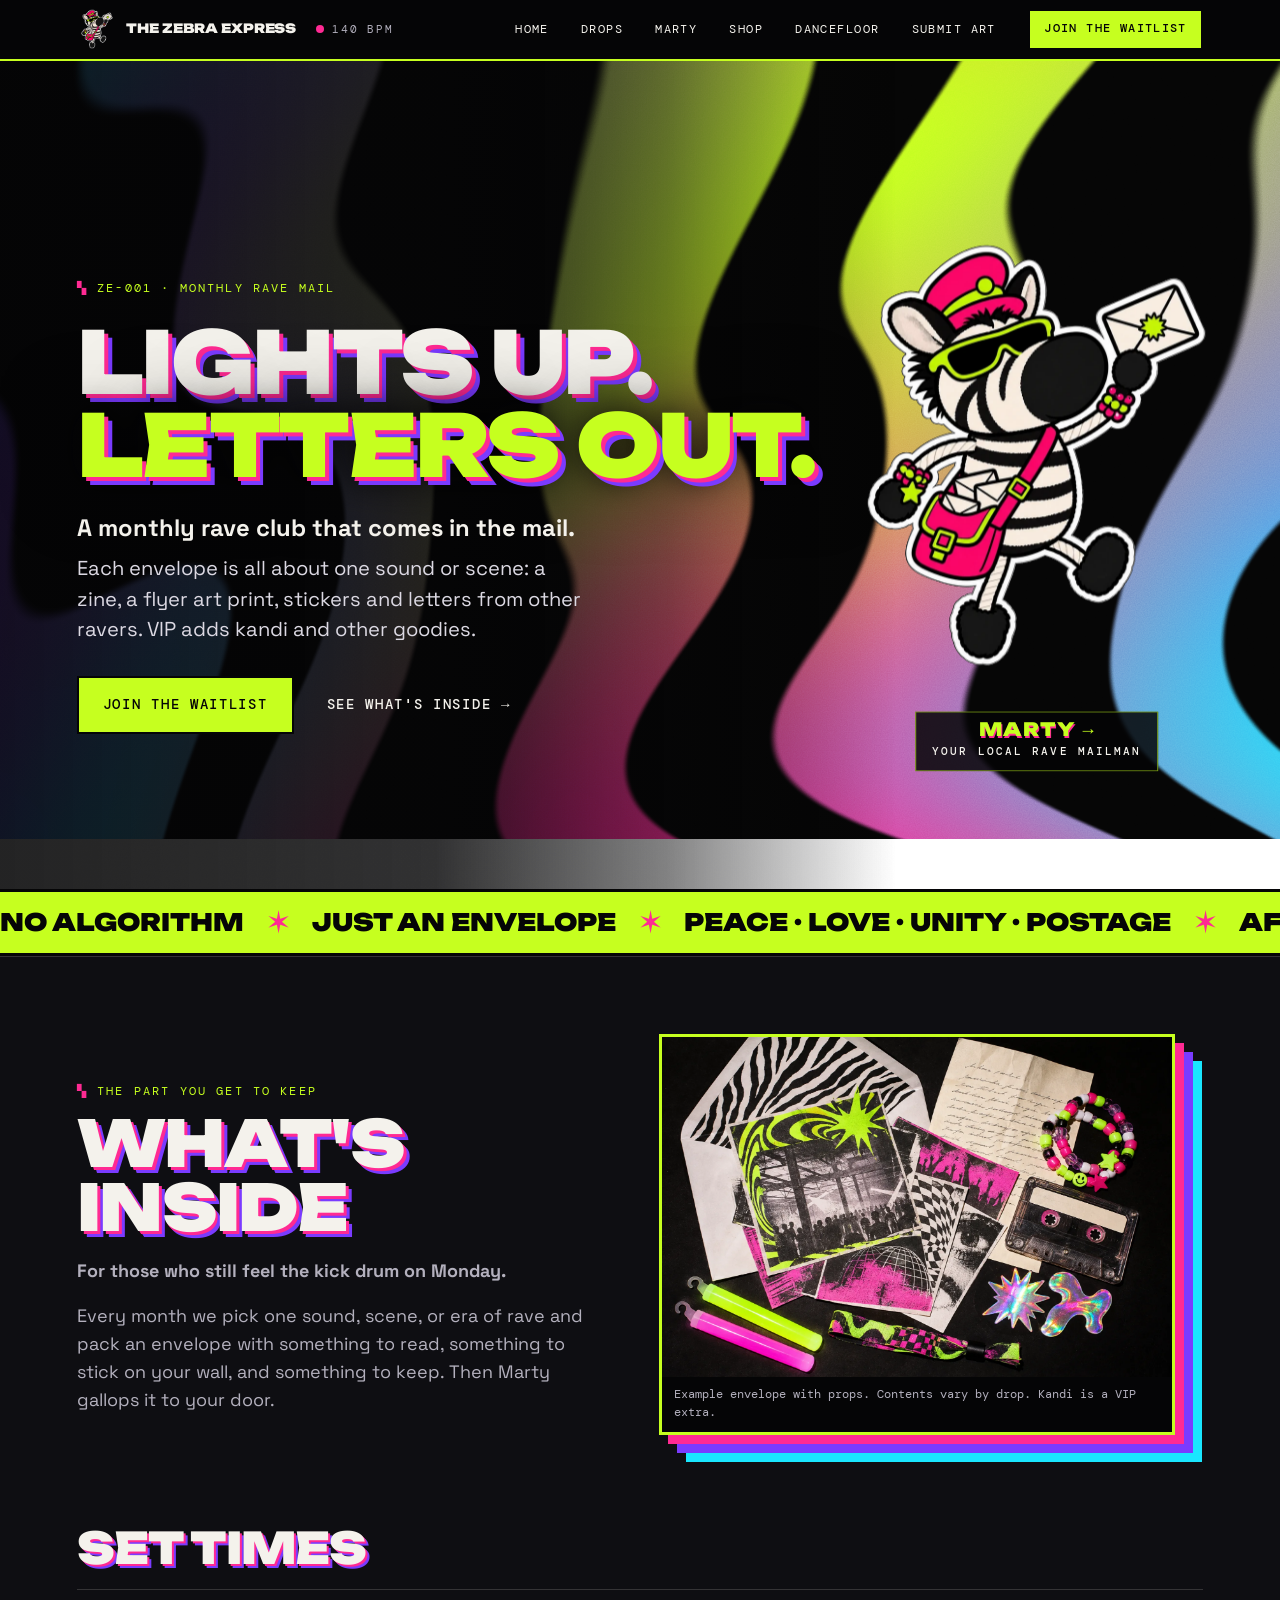
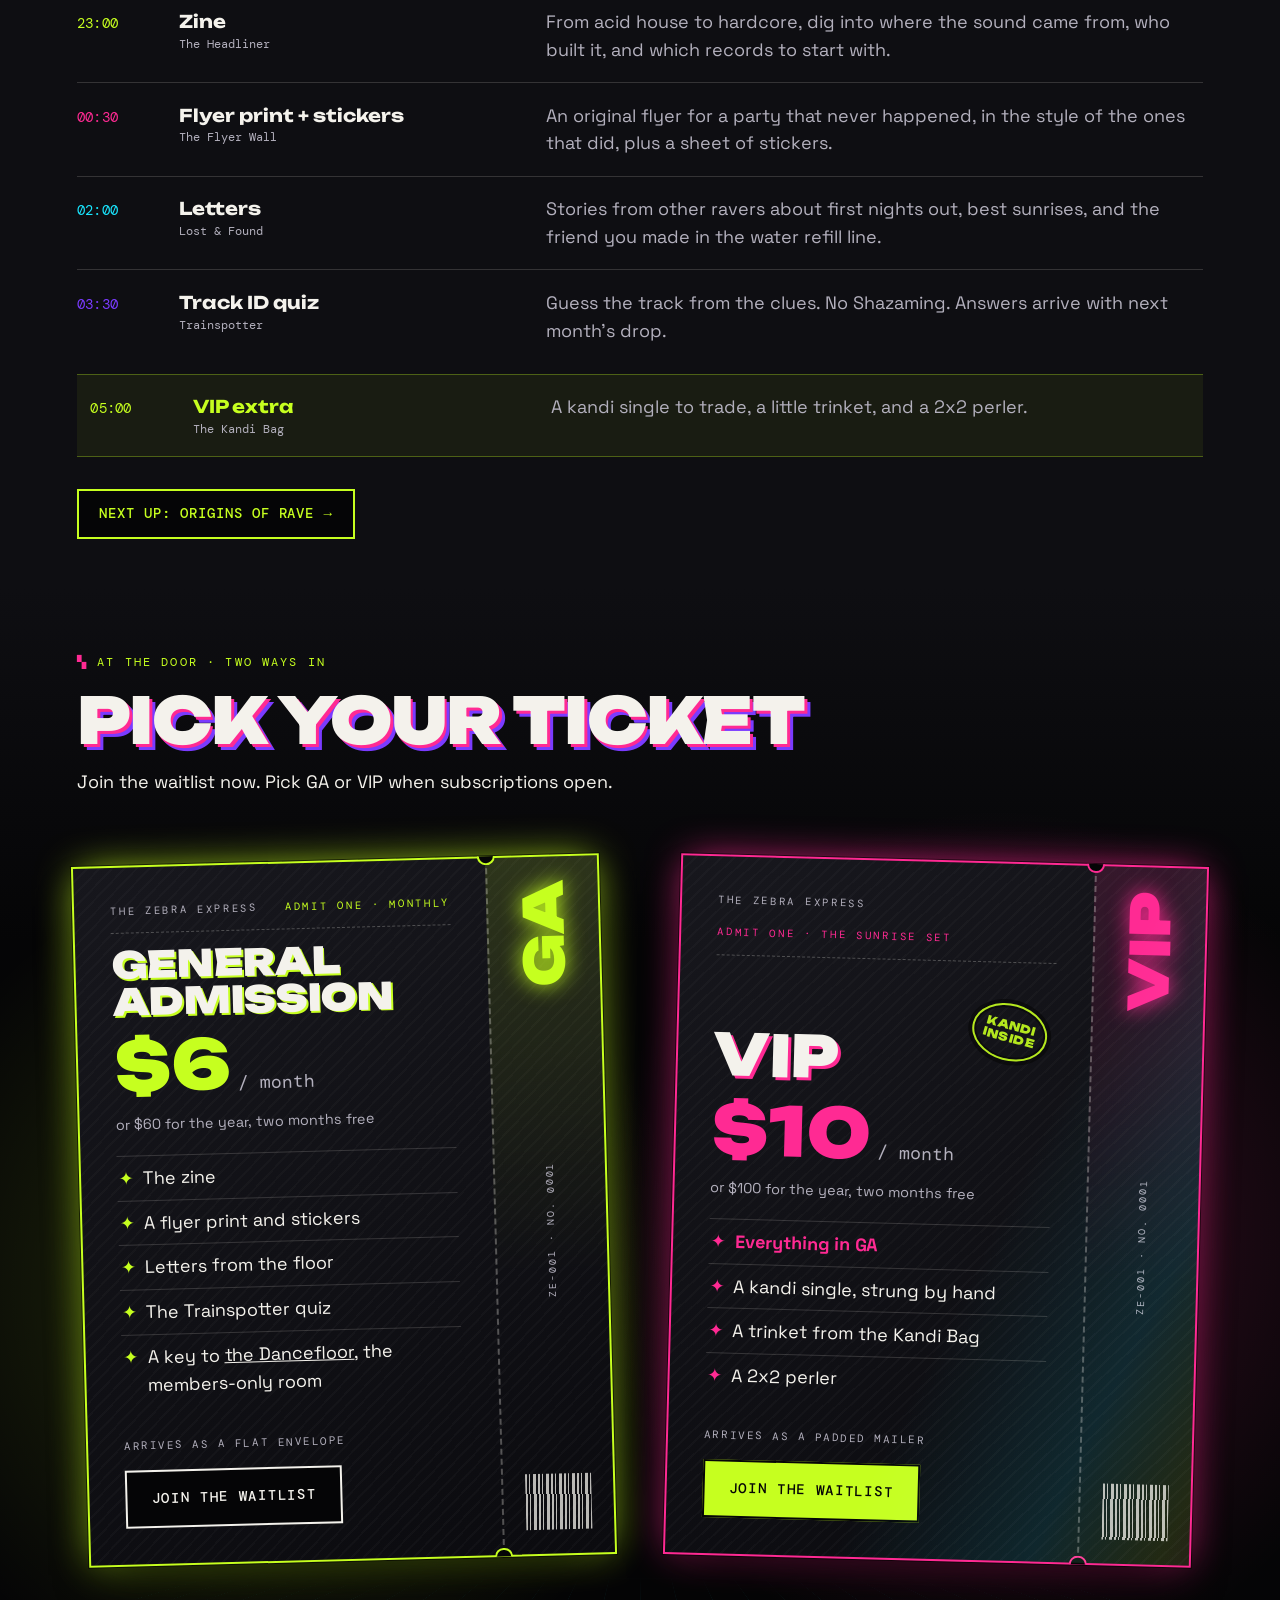
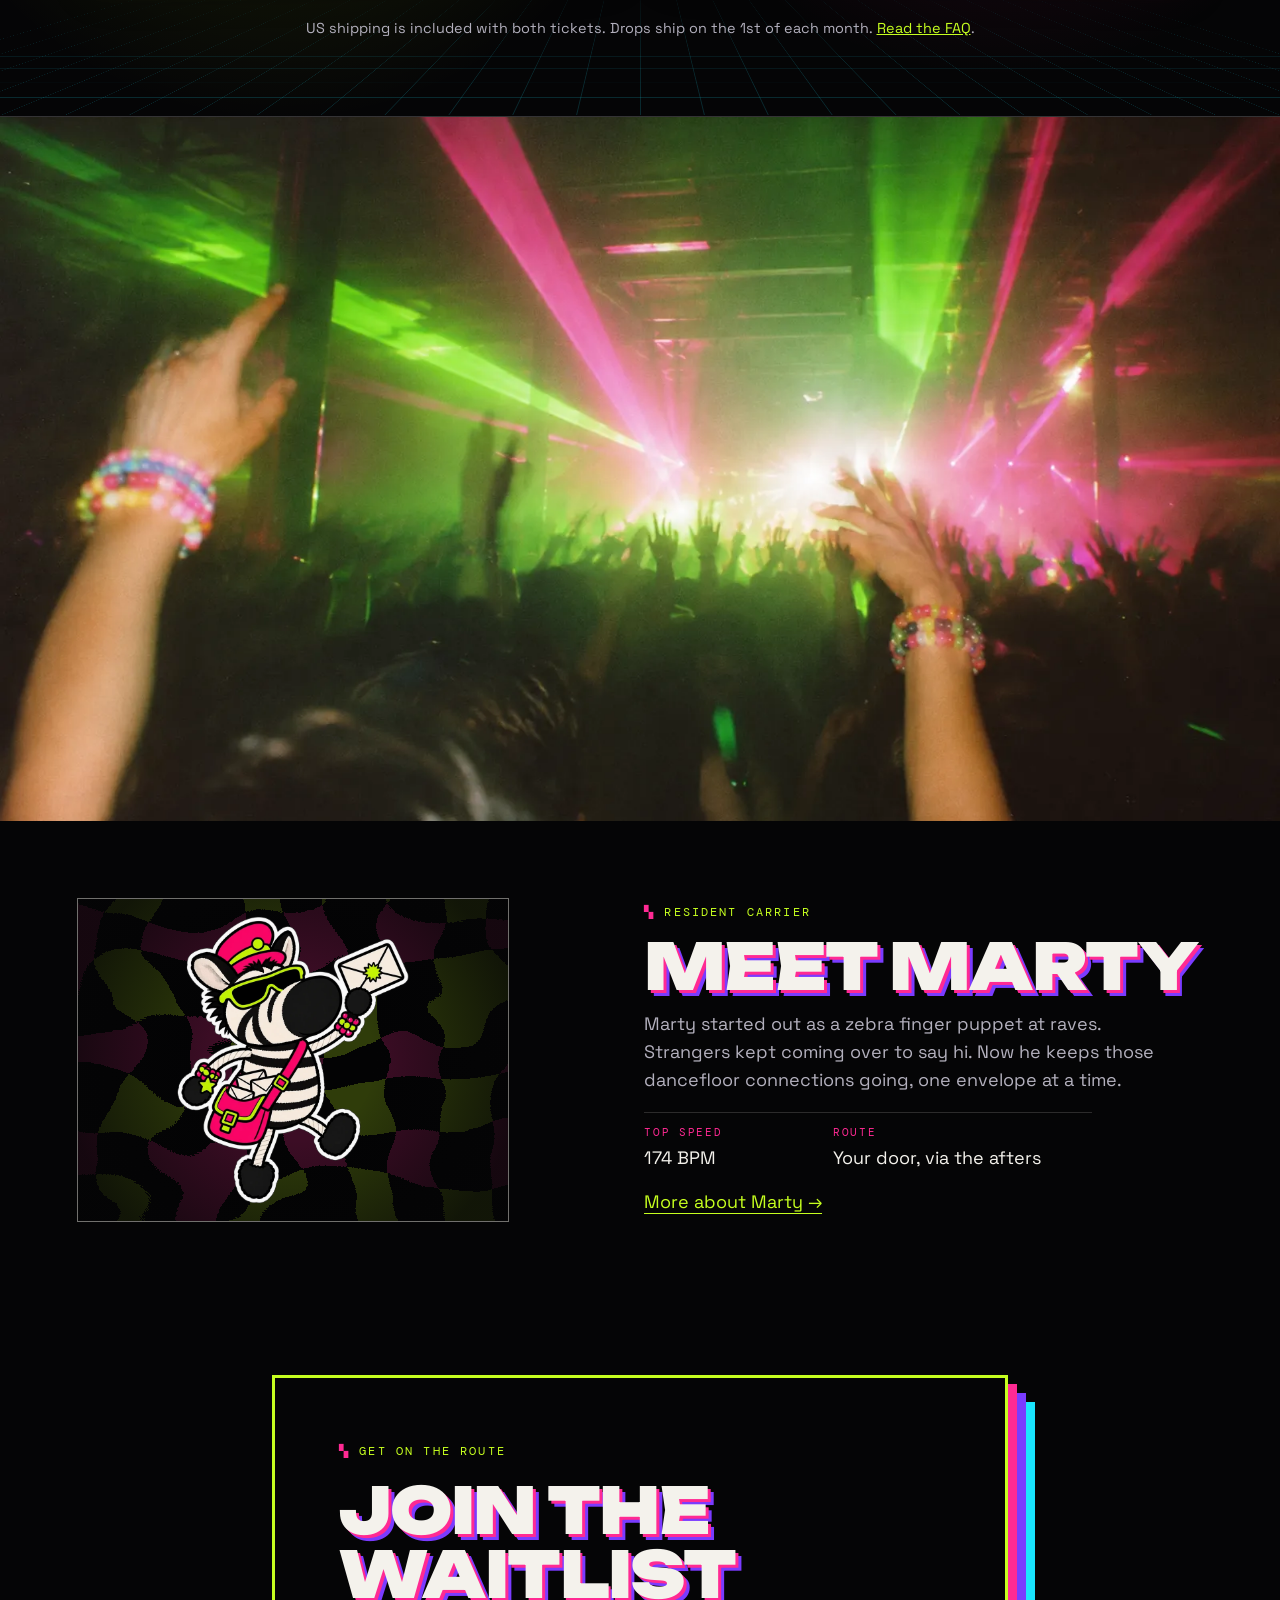
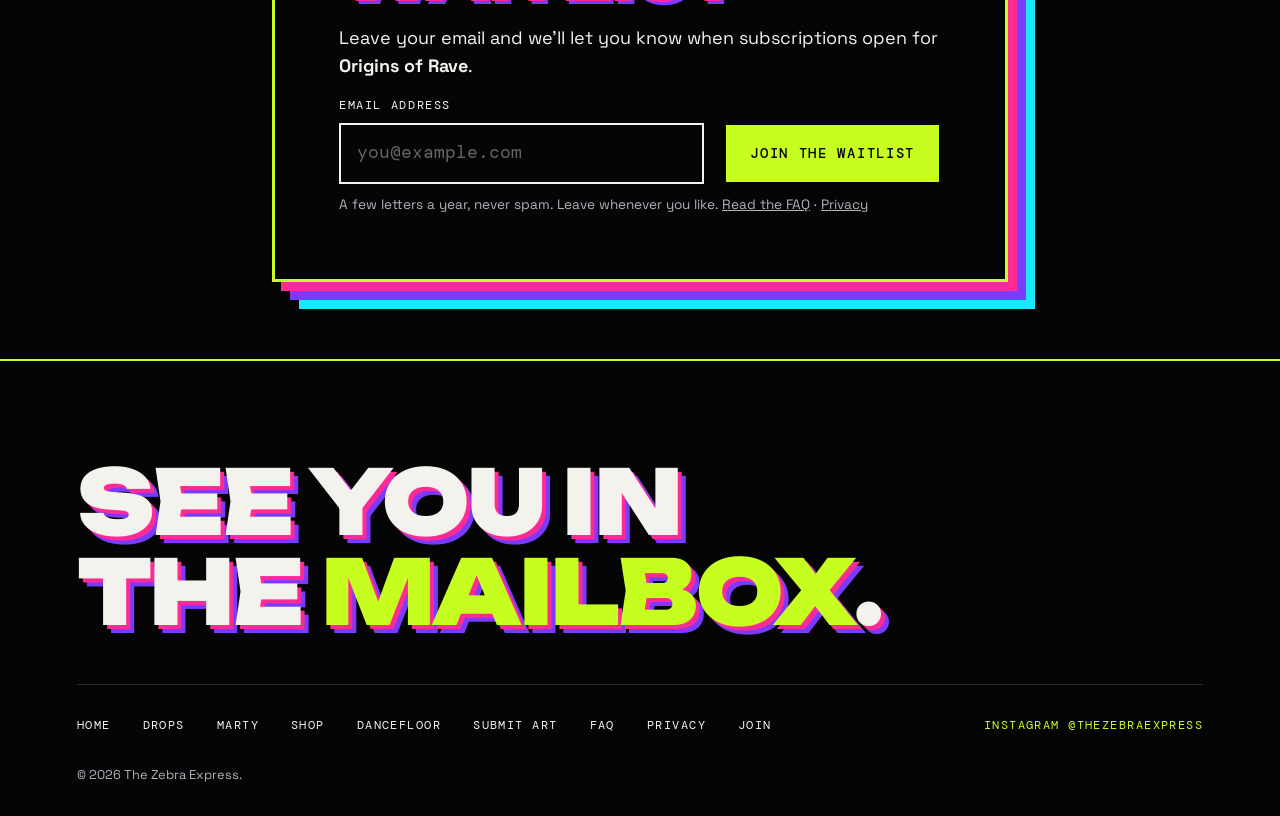
<file: index.html>
<!DOCTYPE html>
<html lang="en">
<head>
  <meta charset="utf-8">
  <meta name="viewport" content="width=device-width, initial-scale=1">
  <title>The Zebra Express: snail mail for ravers</title>
  <meta name="description" content="The Zebra Express is a monthly snail-mail club for ravers. One sound per drop, mailed to your door by Marty the zebra.">
  <!-- Social share card. URLs must be absolute. Using the Vercel address until thezebraexpress.com is verified; swap it back then. -->
  <meta property="og:type" content="website">
  <meta property="og:site_name" content="The Zebra Express">
  <meta property="og:title" content="The Zebra Express: the afters, in your mailbox">
  <meta property="og:description" content="The Zebra Express is a monthly snail-mail club for ravers. One sound per drop, mailed to your door by Marty the zebra.">
  <meta property="og:url" content="https://theponyexpress.vercel.app/">
  <meta property="og:image" content="https://theponyexpress.vercel.app/images/share.jpg">
  <meta property="og:image:width" content="1200">
  <meta property="og:image:height" content="630">
  <meta property="og:image:alt" content="The Zebra Express: snail mail for ravers. A round badge of Marty the zebra in a pink mail cap, over psychedelic stripes.">
  <meta name="twitter:card" content="summary_large_image">
  <meta name="theme-color" content="#050506">
  <link rel="icon" type="image/png" href="images/favicon.png">
  <link rel="apple-touch-icon" href="images/apple-touch-icon.png">
  <link rel="preconnect" href="https://fonts.googleapis.com">
  <link rel="preconnect" href="https://fonts.gstatic.com" crossorigin>
  <link href="https://fonts.googleapis.com/css2?family=DM+Mono:wght@400;500&family=Space+Grotesk:wght@400;500;700&family=Unbounded:wght@500;900&display=swap" rel="stylesheet">
  <link rel="stylesheet" href="styles.css?v=48">
</head>
<body>
  <a class="skip" href="#main">Skip to content</a>

  <!-- Animated warped-stripe background. Sections marked .window let it show through. -->
  <canvas id="trip" aria-hidden="true"></canvas>
  <!-- A faint film grain over the background -->
  <div class="grain" aria-hidden="true"></div>

  <!-- Warp filter used by the checkerboard behind Marty -->
  <svg class="defs" width="0" height="0" aria-hidden="true" focusable="false">
    <filter id="warp" x="-20%" y="-20%" width="140%" height="140%">
      <feTurbulence type="fractalNoise" baseFrequency="0.006 0.01" numOctaves="2" seed="7"/>
      <feDisplacementMap in="SourceGraphic" scale="140" xChannelSelector="R" yChannelSelector="G"/>
    </filter>
  </svg>

  <header class="site-header">
    <a class="wordmark" href="#top" aria-label="The Zebra Express, home">
      <img src="images/marty.webp?v=5" alt="" width="40" height="40">
      <span>The Zebra Express</span>
    </a>
    <p class="bpm" aria-hidden="true"><i></i>140 BPM</p>
    <nav aria-label="Main">
      <a href="index.html" aria-current="page">Home</a>
      <a href="drops.html">Drops</a>
      <a href="marty.html">Marty</a>
      <a href="shop.html">Shop</a>
      <a href="dancefloor.html">Dancefloor</a>
      <a href="arttent.html">Submit art</a>
      <a class="btn btn--small" href="index.html#join">Join the waitlist</a>
    </nav>
  </header>

  <main id="main">
    <!-- HERO -->
    <section class="hero window" id="top">
      <p class="tag">ZE-001 · Monthly rave mail</p>
      <h1>
        <span class="strip">Lights up.</span>
        <span class="strip strip--acid">Letters out.</span>
      </h1>
      <p class="lede"><strong>A monthly rave club that comes in the mail.</strong> Each envelope is all about one sound or scene: a zine, a flyer art print, stickers and letters from other ravers. VIP adds kandi and other goodies.</p>
      <div class="hero__actions">
        <a class="btn" href="#join">Join the waitlist</a>
        <a class="btn btn--quiet" href="#inside">See what's inside →</a>
      </div>

      <div class="hero__marty">
        <!-- Only Marty bobs; his nameplate stays put under the whole dance area -->
        <div class="hero__dancer" aria-hidden="true">
          <img class="echo echo--3" src="images/marty.webp?v=5" alt="" width="900" height="900">
          <img class="echo echo--2" src="images/marty.webp?v=5" alt="" width="900" height="900">
          <img class="echo echo--1" src="images/marty.webp?v=5" alt="" width="900" height="900">
          <img class="echo__top" src="images/marty.webp?v=5" alt="" width="900" height="900">
        </div>
        <a class="hero__note" href="marty.html" aria-label="Meet Marty, your local rave mailman"><b>Marty</b><span>Your local rave mailman</span></a>
      </div>
    </section>

    <!-- TICKER -->
    <div class="ticker" aria-hidden="true">
      <div class="ticker__track">
        <span>No algorithm</span><span>Just an envelope</span><span>Peace · Love · Unity · Postage</span><span>Afters, in your mailbox</span><span>Hand-carried by zebra</span>
        <span>No algorithm</span><span>Just an envelope</span><span>Peace · Love · Unity · Postage</span><span>Afters, in your mailbox</span><span>Hand-carried by zebra</span>
      </div>
    </div>

    <section class="inside" id="inside" aria-labelledby="inside-title">
      <div class="drop" id="drop">
        <div class="drop__copy">
          <p class="tag">The part you get to keep</p>
          <h2 id="inside-title">What's inside</h2>
          <p><strong>For those who still feel the kick drum on Monday.</strong></p>
          <p>Every month we pick one sound, scene, or era of rave and pack an envelope with something to read, something to stick on your wall, and something to keep. Then Marty gallops it to your door.</p>
        </div>
        <figure class="frame">
          <img src="images/hero-envelope.webp" width="1600" height="1067" loading="lazy"
               alt="An open envelope with a zebra-stripe liner spilling out rave flyers, a handwritten letter, kandi bracelets, a cassette, holographic stickers, a wristband and two glowsticks.">
          <figcaption class="frame__note">Example envelope with props. Contents vary by drop. Kandi is a VIP extra.</figcaption>
        </figure>
      </div>
      <h3 class="inside__lineup" id="set-times">Set times</h3>
      <ol class="sets inside__sets" aria-labelledby="set-times">
        <li>
          <span class="sets__time">23:00</span>
          <h4>Zine <span>The Headliner</span></h4>
          <p>From acid house to hardcore, dig into where the sound came from, who built it, and which records to start with.</p>
        </li>
        <li>
          <span class="sets__time">00:30</span>
          <h4>Flyer print + stickers <span>The Flyer Wall</span></h4>
          <p>An original flyer for a party that never happened, in the style of the ones that did, plus a sheet of stickers.</p>
        </li>
        <li>
          <span class="sets__time">02:00</span>
          <h4>Letters <span>Lost &amp; Found</span></h4>
          <p>Stories from other ravers about first nights out, best sunrises, and the friend you made in the water refill line.</p>
        </li>
        <li>
          <span class="sets__time">03:30</span>
          <h4>Track ID quiz <span>Trainspotter</span></h4>
          <p>Guess the track from the clues. No Shazaming. Answers arrive with next month's drop.</p>
        </li>
        <li class="inside__vip">
          <span class="sets__time">05:00</span>
          <h4>VIP extra <span>The Kandi Bag</span></h4>
          <p>A kandi single to trade, a little trinket, and a 2x2 perler.</p>
        </li>
      </ol>
      <p class="inside__next"><a class="btn btn--ghost" href="drops.html">Next up: Origins of Rave →</a></p>
    </section>

    <!-- TICKETS -->
    <section class="tickets" id="tickets">
      <div class="section-head">
        <p class="tag">At the door · Two ways in</p>
        <h2>Pick your ticket</h2>
        <p class="tickets__intro">Join the waitlist now. Pick GA or VIP when subscriptions open.</p>
      </div>

      <div class="tickets__list">
        <article class="ticket ticket--ga">
          <div class="ticket__main">
            <p class="ticket__head"><span>The Zebra Express</span><span>Admit one · monthly</span></p>
            <h3>General Admission</h3>
            <p class="ticket__price"><strong>$6</strong><span>/ month</span></p>
            <p class="ticket__year">or $60 for the year, two months free</p>
            <ul>
              <li>The zine</li>
              <li>A flyer print and stickers</li>
              <li>Letters from the floor</li>
              <li>The Trainspotter quiz</li>
              <li>A key to <a href="dancefloor.html">the Dancefloor</a>, the members-only room</li>
            </ul>
            <div class="ticket__foot">
              <p class="ticket__mail">Arrives as a flat envelope</p>
              <a class="btn btn--ghost" href="#join">Join the waitlist</a>
            </div>
          </div>
          <div class="ticket__stub" aria-hidden="true">
            <span class="ticket__tier">GA</span>
            <span class="ticket__code">ZE-001 · No. 0001</span>
            <span class="ticket__barcode"></span>
          </div>
        </article>

        <article class="ticket ticket--vip">
          <div class="ticket__main">
            <p class="ticket__head"><span>The Zebra Express</span><span>Admit one · the sunrise set</span></p>
            <div class="ticket__title">
              <h3>VIP</h3>
              <p class="ticket__stamp" aria-hidden="true">Kandi<br>inside</p>
            </div>
            <p class="ticket__price"><strong>$10</strong><span>/ month</span></p>
            <p class="ticket__year">or $100 for the year, two months free</p>
            <ul>
              <li><strong>Everything in GA</strong></li>
              <li>A kandi single, strung by hand</li>
              <li>A trinket from the Kandi Bag</li>
              <li>A 2x2 perler</li>
            </ul>
            <div class="ticket__foot">
              <p class="ticket__mail">Arrives as a padded mailer</p>
              <a class="btn" href="#join">Join the waitlist</a>
            </div>
          </div>
          <div class="ticket__stub" aria-hidden="true">
            <span class="ticket__tier">VIP</span>
            <span class="ticket__code">ZE-001 · No. 0001</span>
            <span class="ticket__barcode"></span>
          </div>
        </article>
      </div>

      <p class="tickets__fine">US shipping is included with both tickets. Drops ship on the 1st of each month. <a href="faq.html">Read the FAQ</a>.</p>
    </section>

    <!-- CROWD BAND -->
    <div class="band">
      <img src="images/rave-crowd.webp" width="1600" height="1067" loading="lazy"
           alt="Hands in the air in a dark warehouse, green and magenta lasers cutting through haze.">
    </div>

    <!-- MARTY -->
    <section class="marty" id="marty">
      <div class="marty__copy">
        <p class="tag">Resident carrier</p>
        <h2>Meet Marty</h2>
        <p>Marty started out as a zebra finger puppet at raves. Strangers kept coming over to say hi. Now he keeps those dancefloor connections going, one envelope at a time.</p>
      </div>
      <div class="marty__art">
        <img src="images/marty.webp?v=5" width="900" height="900" loading="lazy"
             alt="Marty, a cartoon zebra in a pink mail carrier cap and green rave sunglasses, dancing with a satchel full of envelopes and holding one up.">
      </div>
      <div class="marty__details">
        <dl class="specs">
          <div><dt>Top speed</dt><dd>174 BPM</dd></div>
          <div><dt>Route</dt><dd>Your door, via the afters</dd></div>
        </dl>
        <a class="marty__more" href="marty.html">More about Marty →</a>
      </div>
    </section>

    <!-- JOIN -->
    <section class="join window" id="join">
      <div class="join__card">
        <div class="join__ask" id="join-ask">
          <p class="tag">Get on the route</p>
          <h2>Join the waitlist</h2>
          <p>Leave your email and we'll let you know when subscriptions open for <strong>Origins of Rave</strong>.</p>

          <form class="signup" id="signup" novalidate>
            <label for="email">Email address</label>
            <div class="signup__row">
              <input id="email" name="email" type="email" autocomplete="email" placeholder="you@example.com" required aria-describedby="signup-note signup-msg">
              <button class="btn" type="submit">Join the waitlist</button>
            </div>
            <p class="signup__msg" id="signup-msg" role="status" aria-live="polite"></p>
            <p class="signup__note" id="signup-note">A few letters a year, never spam. Leave whenever you like. <a href="faq.html">Read the FAQ</a> · <a href="#privacy" data-modal="privacy">Privacy</a></p>
          </form>
        </div>

        <!-- Shown instead of the form once someone signs up -->
        <div class="join__done" id="join-done" hidden>
          <p class="tag">Guest list confirmed</p>
          <h2 tabindex="-1">You're in.</h2>
          <div class="join__party">
            <div class="flipbook">
              <div class="flipbook__frames" role="img" aria-label="Cartoon Marty doing a happy shuffle"></div>
            </div>
            <div class="join__hype">
              <p>You're on the list for <strong>Origins of Rave</strong>. Watch your inbox for the signup link when subscriptions open.</p>
              <p class="join__next"><a href="drops.html">See what's dropping →</a></p>
            </div>
          </div>
        </div>
      </div>
    </section>
  </main>

  <footer class="site-footer">
    <p class="footer__big">See you in the <span class="hl">mailbox</span>.</p>
    <nav aria-label="Footer">
      <a href="index.html" aria-current="page">Home</a>
      <a href="drops.html">Drops</a>
      <a href="marty.html">Marty</a>
      <a href="shop.html">Shop</a>
      <a href="dancefloor.html">Dancefloor</a>
      <a href="arttent.html">Submit art</a>
      <a href="faq.html">FAQ</a>
      <a href="#privacy" data-modal="privacy">Privacy</a>
      <a href="index.html#join">Join</a>
      <a class="footer__ig" href="https://www.instagram.com/thezebraexpress/" rel="noopener" target="_blank">Instagram @thezebraexpress</a>
    </nav>
    <p class="footer__fine">© 2026 The Zebra Express.</p>
  </footer>

  <script src="script.js"></script>
</body>
</html>
</file>
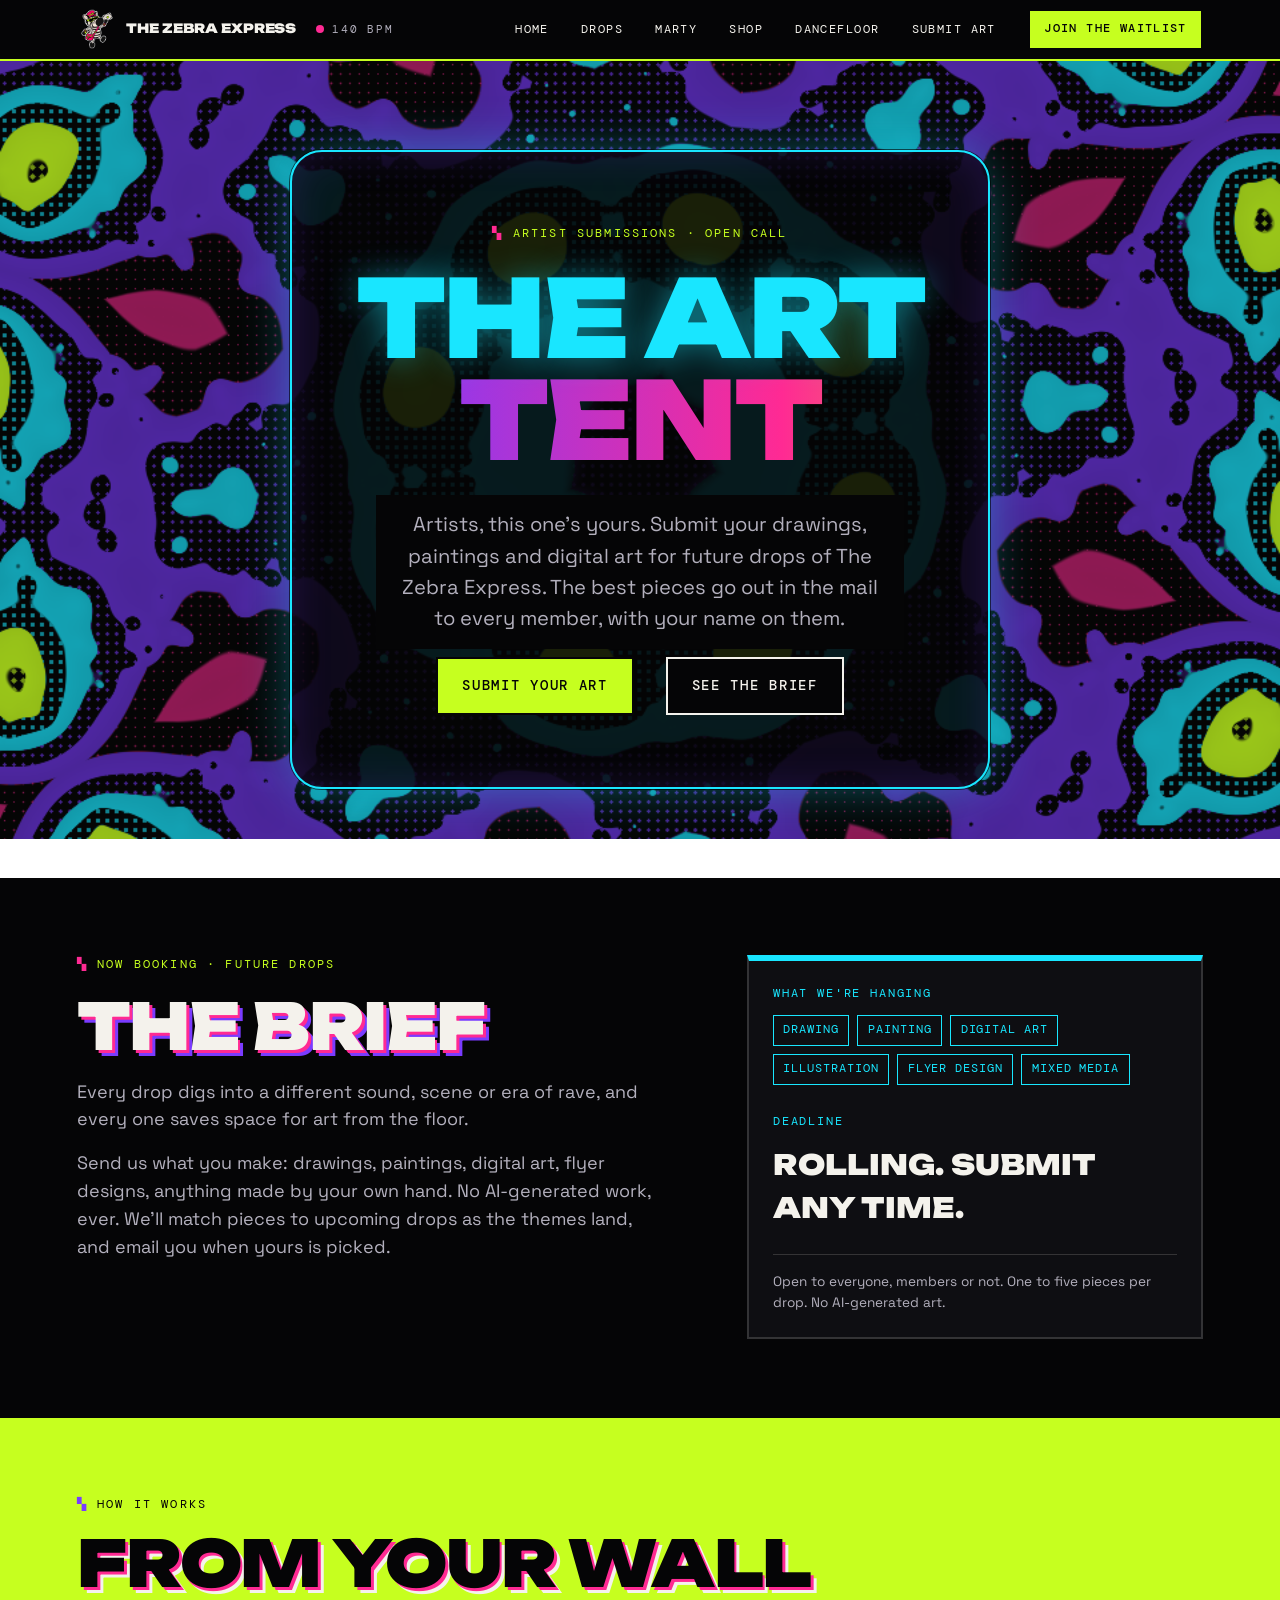
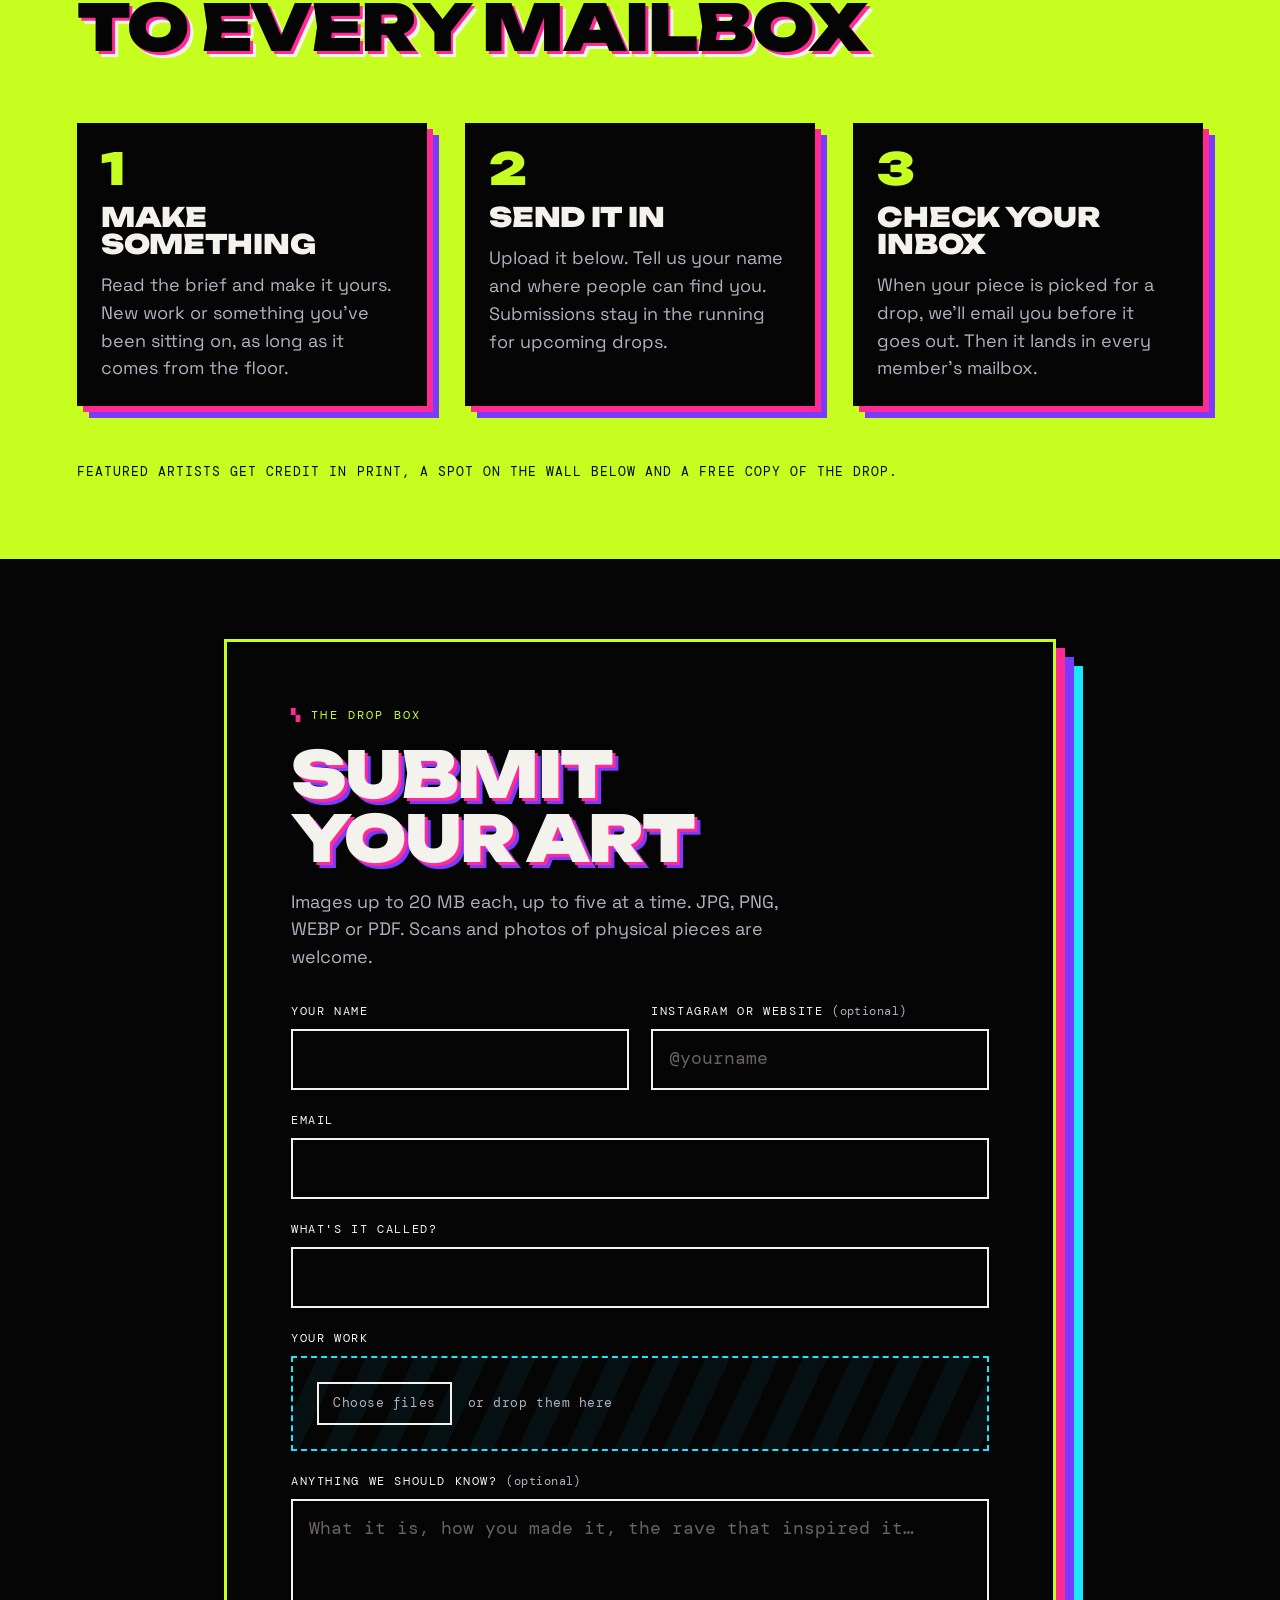
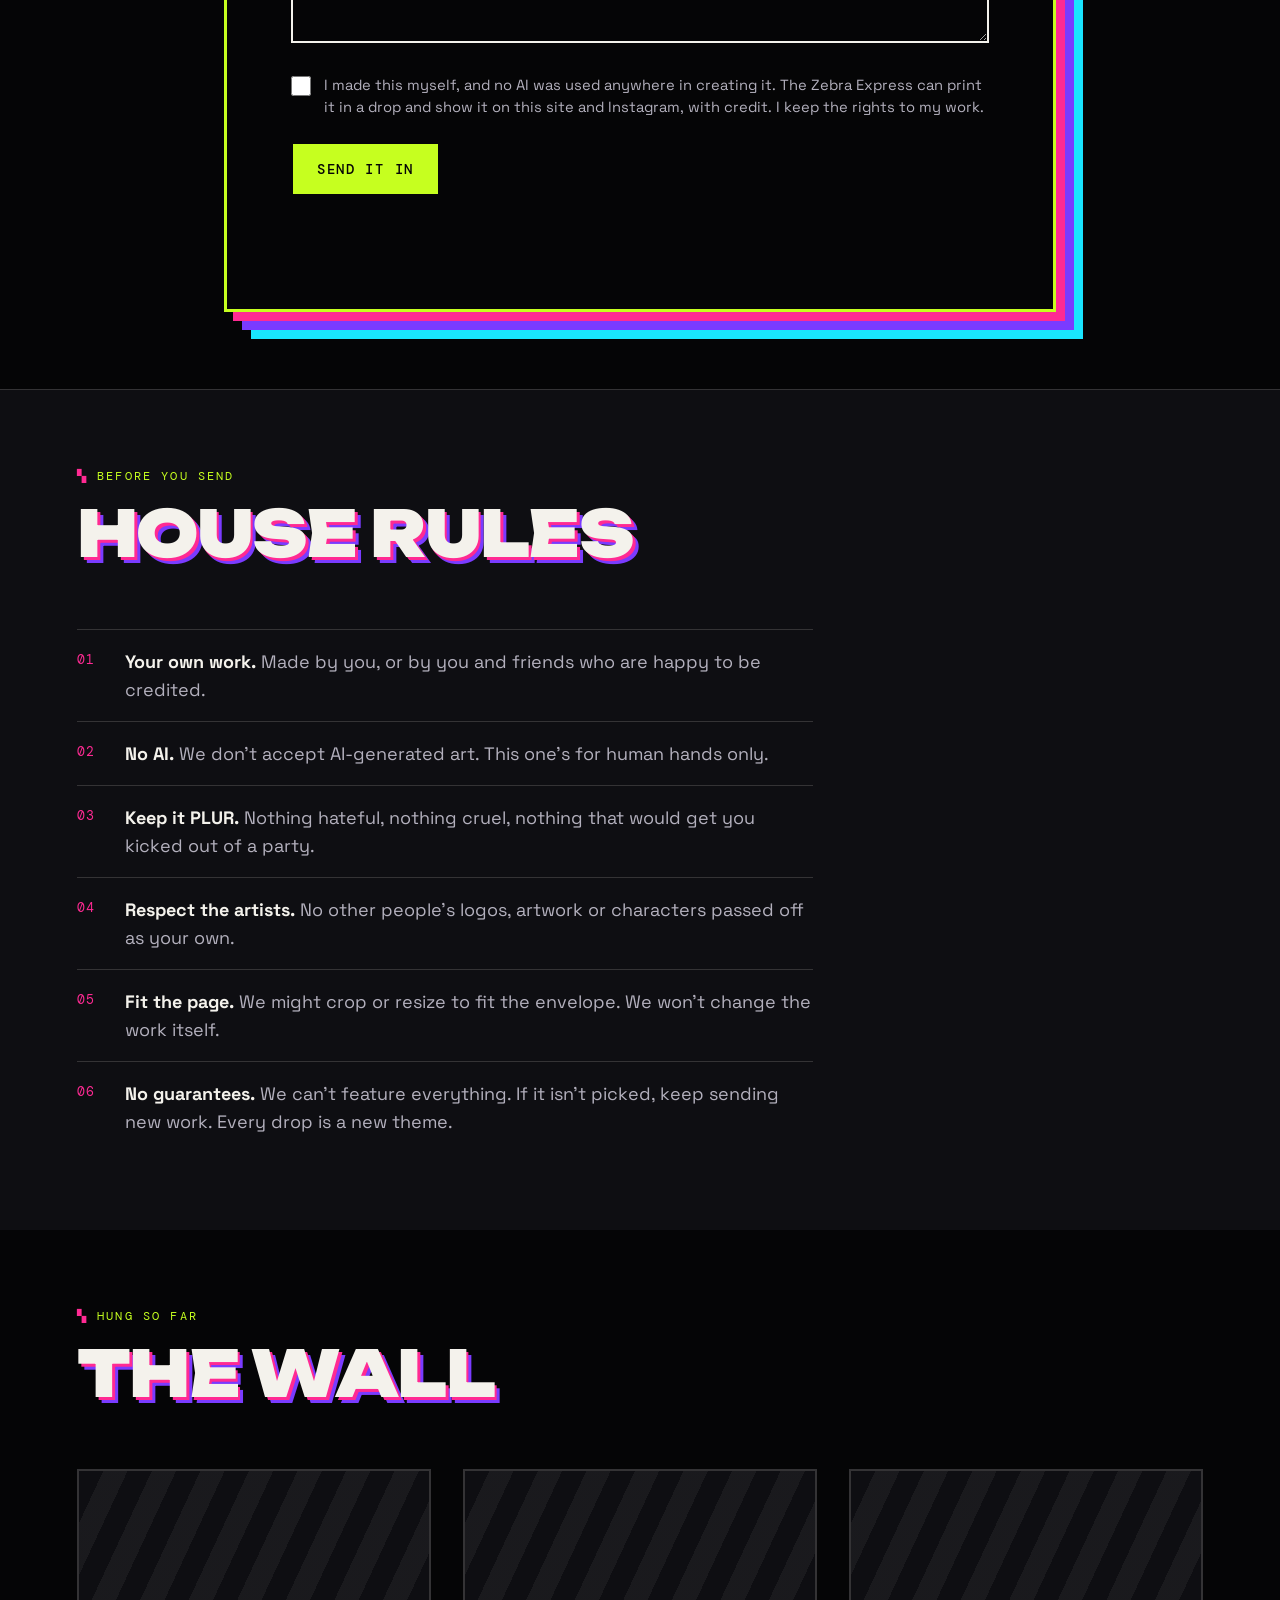
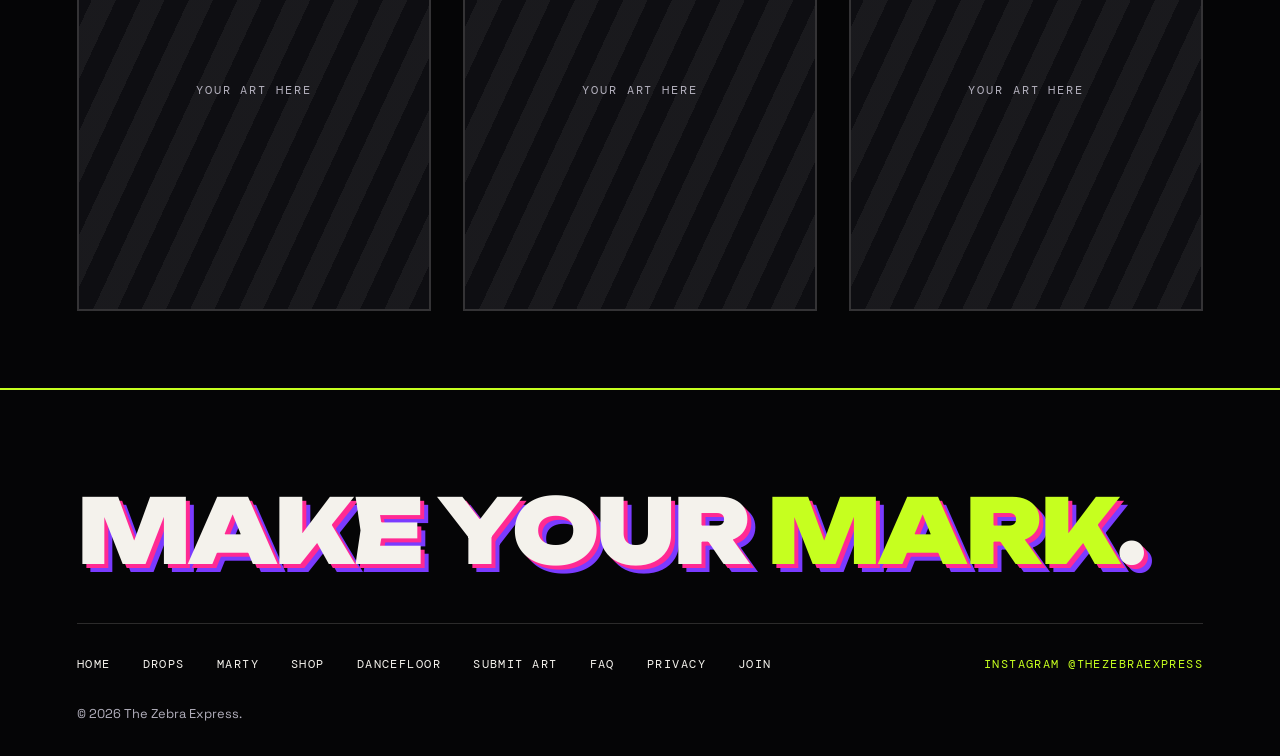
<file: arttent.html>
<!DOCTYPE html>
<html lang="en">
<head>
  <meta charset="utf-8">
  <meta name="viewport" content="width=device-width, initial-scale=1">
  <title>The Art Tent: The Zebra Express</title>
  <meta name="description" content="The Art Tent is where artists submit work for future drops of The Zebra Express. Send in drawings, paintings and digital art, made by hand with no AI, and the best pieces go out in the mail to every member.">
  <!-- Social share card. URLs must be absolute. Using the Vercel address until thezebraexpress.com is verified; swap it back then. -->
  <meta property="og:type" content="website">
  <meta property="og:site_name" content="The Zebra Express">
  <meta property="og:title" content="The Art Tent: The Zebra Express">
  <meta property="og:description" content="Artists, submit your work for future drops. The best pieces go out in the mail to every member, with your name on them.">
  <meta property="og:url" content="https://theponyexpress.vercel.app/arttent.html">
  <meta property="og:image" content="https://theponyexpress.vercel.app/images/share.jpg">
  <meta property="og:image:width" content="1200">
  <meta property="og:image:height" content="630">
  <meta property="og:image:alt" content="The Zebra Express: snail mail for ravers. A round badge of Marty the zebra in a pink mail cap, over psychedelic stripes.">
  <meta name="twitter:card" content="summary_large_image">
  <meta name="theme-color" content="#050506">
  <link rel="icon" type="image/png" href="images/favicon.png">
  <link rel="apple-touch-icon" href="images/apple-touch-icon.png">
  <link rel="preconnect" href="https://fonts.googleapis.com">
  <link rel="preconnect" href="https://fonts.gstatic.com" crossorigin>
  <link href="https://fonts.googleapis.com/css2?family=DM+Mono:wght@400;500&family=Space+Grotesk:wght@400;500;700&family=Unbounded:wght@500;900&display=swap" rel="stylesheet">
  <link rel="stylesheet" href="styles.css?v=40">
</head>
<body>
  <a class="skip" href="#main">Skip to content</a>

  <canvas id="trip" data-mode="kaleido" aria-hidden="true"></canvas>

  <header class="site-header">
    <a class="wordmark" href="index.html" aria-label="The Zebra Express, home">
      <img src="images/marty.webp?v=5" alt="" width="40" height="40">
      <span>The Zebra Express</span>
    </a>
    <p class="bpm" aria-hidden="true"><i></i>140 BPM</p>
    <nav aria-label="Main">
      <a href="index.html">Home</a>
      <a href="drops.html">Drops</a>
      <a href="marty.html">Marty</a>
      <a href="shop.html">Shop</a>
      <a href="dancefloor.html">Dancefloor</a>
      <a href="arttent.html" aria-current="page">Submit art</a>
      <a class="btn btn--small" href="index.html#join">Join the waitlist</a>
    </nav>
  </header>

  <main id="main">
    <!-- HERO -->
    <section class="tent-hero window" id="top">
      <div class="tent-hero__card">
        <p class="tag">Artist submissions · Open call</p>
        <h1><span>The Art</span> <span>Tent</span></h1>
        <p class="lede">Artists, this one's yours. Submit your drawings, paintings and digital art for future drops of The Zebra Express. The best pieces go out in the mail to every member, with your name on them.</p>
        <div class="hero__actions">
          <a class="btn" href="#submit">Submit your art</a>
          <a class="btn btn--ghost" href="#brief">See the brief</a>
        </div>
      </div>
    </section>

    <!-- THE BRIEF -->
    <section class="brief" id="brief">
      <div class="brief__copy">
        <p class="tag" id="brief-tag">Now booking · Future drops</p>
        <h2 id="brief-title">The brief</h2>
        <div class="brief__text" id="brief-text"></div>
      </div>
      <aside class="brief__card">
        <p class="brief__label">What we're hanging</p>
        <ul class="brief__wanted" id="brief-wanted"></ul>
        <p class="brief__label">Deadline</p>
        <p class="brief__deadline" id="brief-deadline">Rolling</p>
        <p class="brief__fine">Open to everyone, members or not. One to five pieces per drop. No AI-generated art.</p>
      </aside>
    </section>

    <!-- HOW IT WORKS -->
    <section class="spot" id="how">
      <div class="spot__head">
        <p class="tag">How it works</p>
        <h2>From your wall to every mailbox</h2>
      </div>
      <ol class="spot__steps">
        <li>
          <span>1</span>
          <h3>Make something</h3>
          <p>Read the brief and make it yours. New work or something you've been sitting on, as long as it comes from the floor.</p>
        </li>
        <li>
          <span>2</span>
          <h3>Send it in</h3>
          <p>Upload it below. Tell us your name and where people can find you. Submissions stay in the running for upcoming drops.</p>
        </li>
        <li>
          <span>3</span>
          <h3>Check your inbox</h3>
          <p>When your piece is picked for a drop, we'll email you before it goes out. Then it lands in every member's mailbox.</p>
        </li>
      </ol>
      <p class="spot__fine">Featured artists get credit in print, a spot on the wall below and a free copy of the drop.</p>
    </section>

    <!-- SUBMIT -->
    <section class="join window" id="submit">
      <div class="join__card submit">
        <p class="tag">The drop box</p>
        <h2>Submit your art</h2>
        <p>Images up to 20 MB each, up to five at a time. JPG, PNG, WEBP or PDF. Scans and photos of physical pieces are welcome.</p>

        <form class="submit__form" id="submit-form" novalidate>
          <div class="submit__row">
            <div class="field">
              <label for="art-name">Your name</label>
              <input id="art-name" name="name" type="text" autocomplete="name" required>
            </div>
            <div class="field">
              <label for="art-handle">Instagram or website <span>(optional)</span></label>
              <input id="art-handle" name="handle" type="text" placeholder="@yourname">
            </div>
          </div>
          <div class="field">
            <label for="art-email">Email</label>
            <input id="art-email" name="email" type="email" autocomplete="email" required>
          </div>
          <div class="field">
            <label for="art-title">What's it called?</label>
            <input id="art-title" name="title" type="text" required>
          </div>
          <div class="field">
            <label for="art-files">Your work</label>
            <label class="drop-zone" for="art-files">
              <input id="art-files" name="files" type="file" accept="image/jpeg,image/png,image/webp,application/pdf" multiple required>
              <span class="drop-zone__cta">Choose files</span>
              <span class="drop-zone__list" id="art-file-list" aria-live="polite"></span>
            </label>
          </div>
          <div class="field">
            <label for="art-note">Anything we should know? <span>(optional)</span></label>
            <textarea id="art-note" name="note" rows="4" placeholder="What it is, how you made it, the rave that inspired it…"></textarea>
          </div>
          <label class="check">
            <input type="checkbox" name="rights" required>
            <span>I made this myself, and no AI was used anywhere in creating it. The Zebra Express can print it in a drop and show it on this site and Instagram, with credit. I keep the rights to my work.</span>
          </label>
          <button class="btn" type="submit">Send it in</button>
          <p class="signup__msg" id="submit-msg" role="status" aria-live="polite"></p>
        </form>
      </div>
    </section>

    <!-- HOUSE RULES -->
    <section class="rules" id="rules">
      <div class="section-head">
        <p class="tag">Before you send</p>
        <h2>House rules</h2>
      </div>
      <ol class="rules__list">
        <li><strong>Your own work.</strong> Made by you, or by you and friends who are happy to be credited.</li>
        <li><strong>No AI.</strong> We don't accept AI-generated art. This one's for human hands only.</li>
        <li><strong>Keep it PLUR.</strong> Nothing hateful, nothing cruel, nothing that would get you kicked out of a party.</li>
        <li><strong>Respect the artists.</strong> No other people's logos, artwork or characters passed off as your own.</li>
        <li><strong>Fit the page.</strong> We might crop or resize to fit the envelope. We won't change the work itself.</li>
        <li><strong>No guarantees.</strong> We can't feature everything. If it isn't picked, keep sending new work. Every drop is a new theme.</li>
      </ol>
    </section>

    <!-- THE WALL -->
    <section class="evidence" id="wall-section">
      <div class="section-head">
        <p class="tag">Hung so far</p>
        <h2>The wall</h2>
      </div>
      <div class="gallery" id="wall"></div>
    </section>
  </main>

  <footer class="site-footer">
    <p class="footer__big">Make your <span class="hl">mark</span>.</p>
    <nav aria-label="Footer">
      <a href="index.html">Home</a>
      <a href="drops.html">Drops</a>
      <a href="marty.html">Marty</a>
      <a href="shop.html">Shop</a>
      <a href="dancefloor.html">Dancefloor</a>
      <a href="arttent.html" aria-current="page">Submit art</a>
      <a href="faq.html">FAQ</a>
      <a href="#privacy" data-modal="privacy">Privacy</a>
      <a href="index.html#join">Join</a>
      <a class="footer__ig" href="https://www.instagram.com/thezebraexpress/" rel="noopener" target="_blank">Instagram @thezebraexpress</a>
    </nav>
    <p class="footer__fine">© 2026 The Zebra Express.</p>
  </footer>

    <script src="art-data.js"></script>
  <script src="arttent.js"></script>
  <script src="script.js"></script>
</body>
</html>
</file>
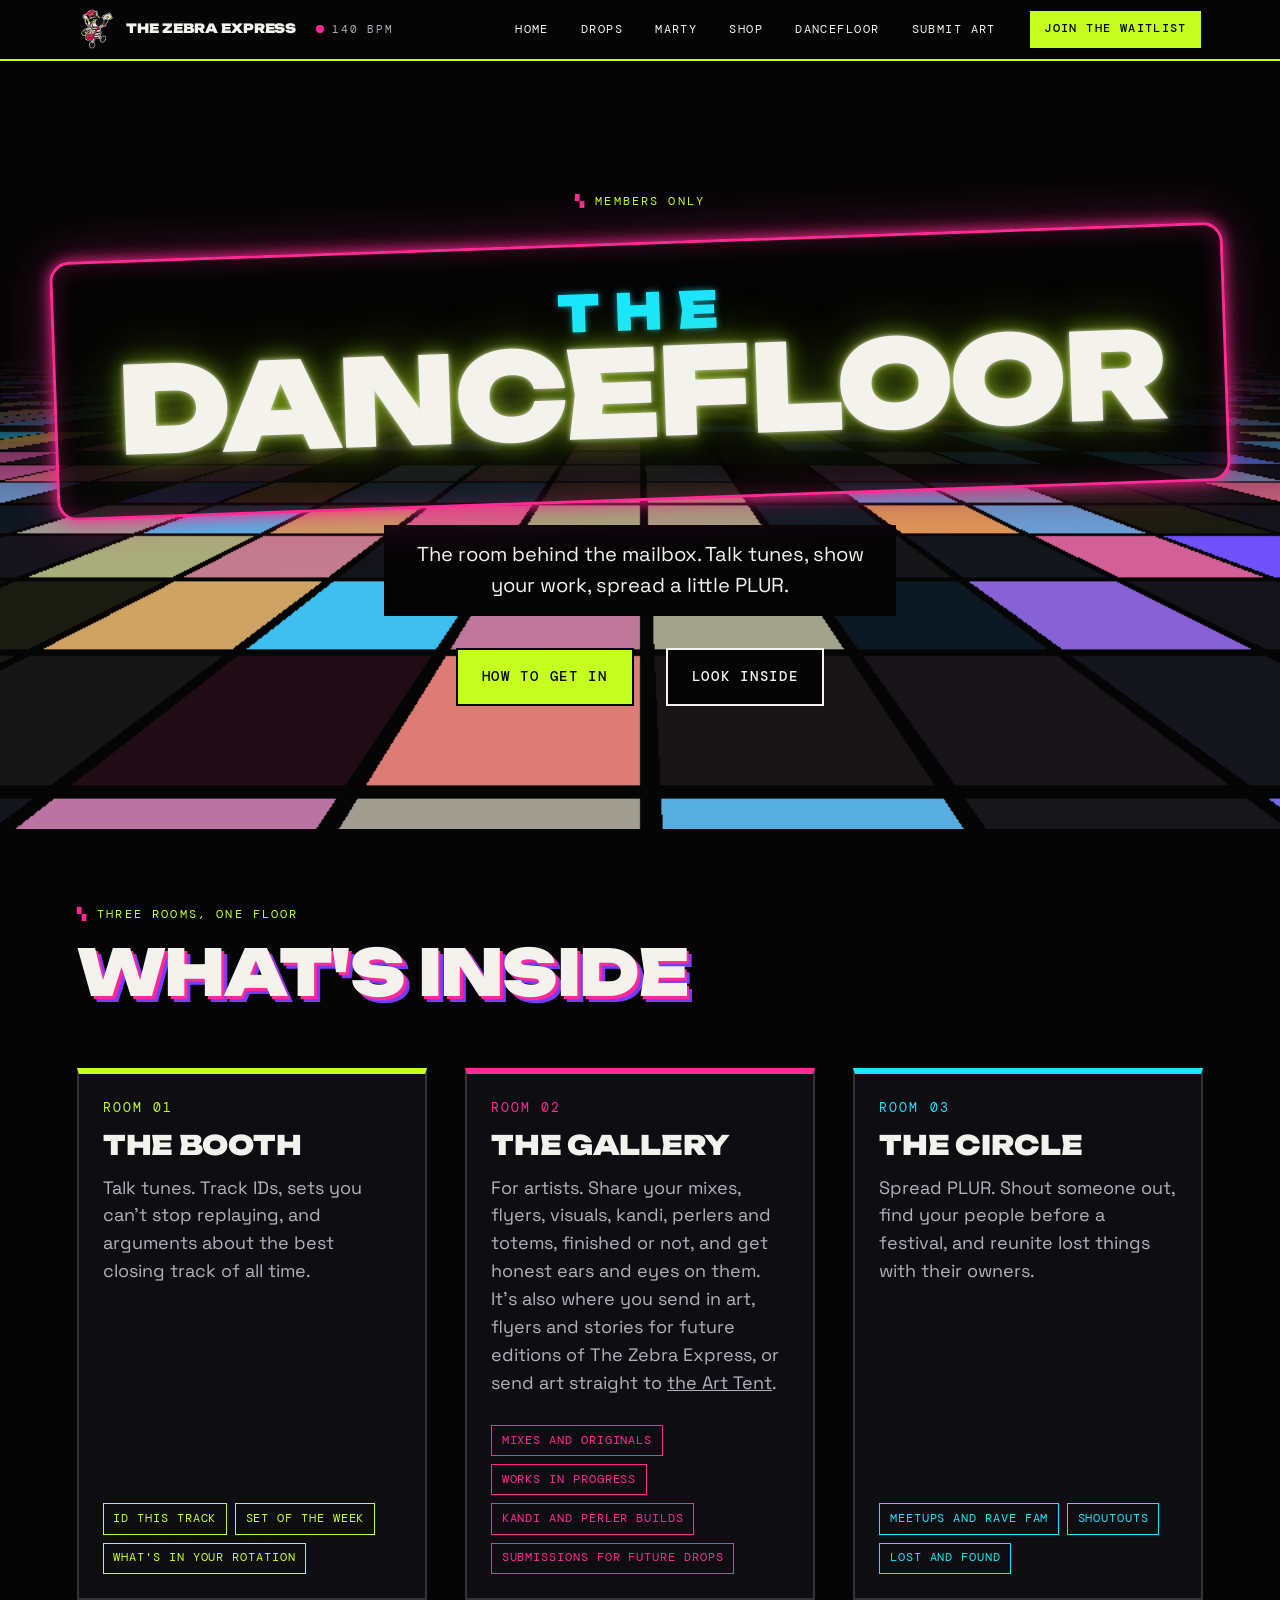
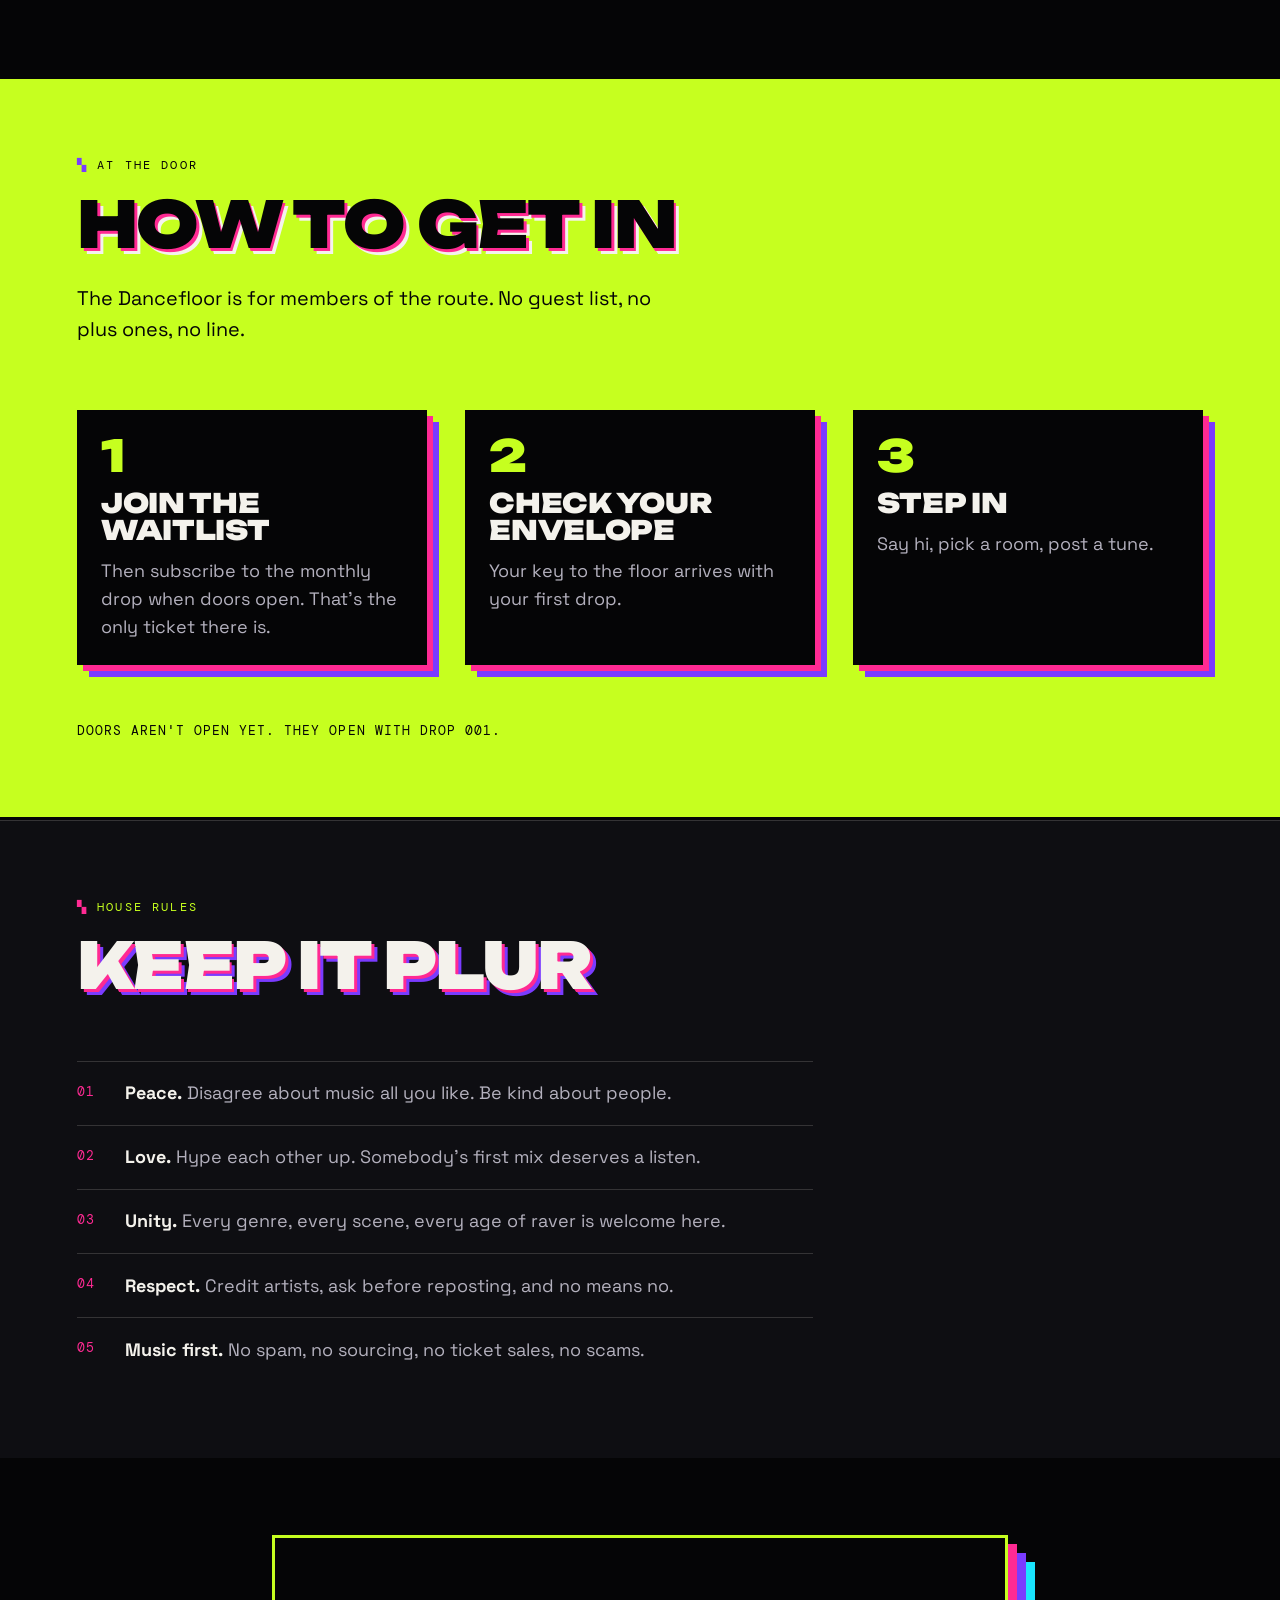
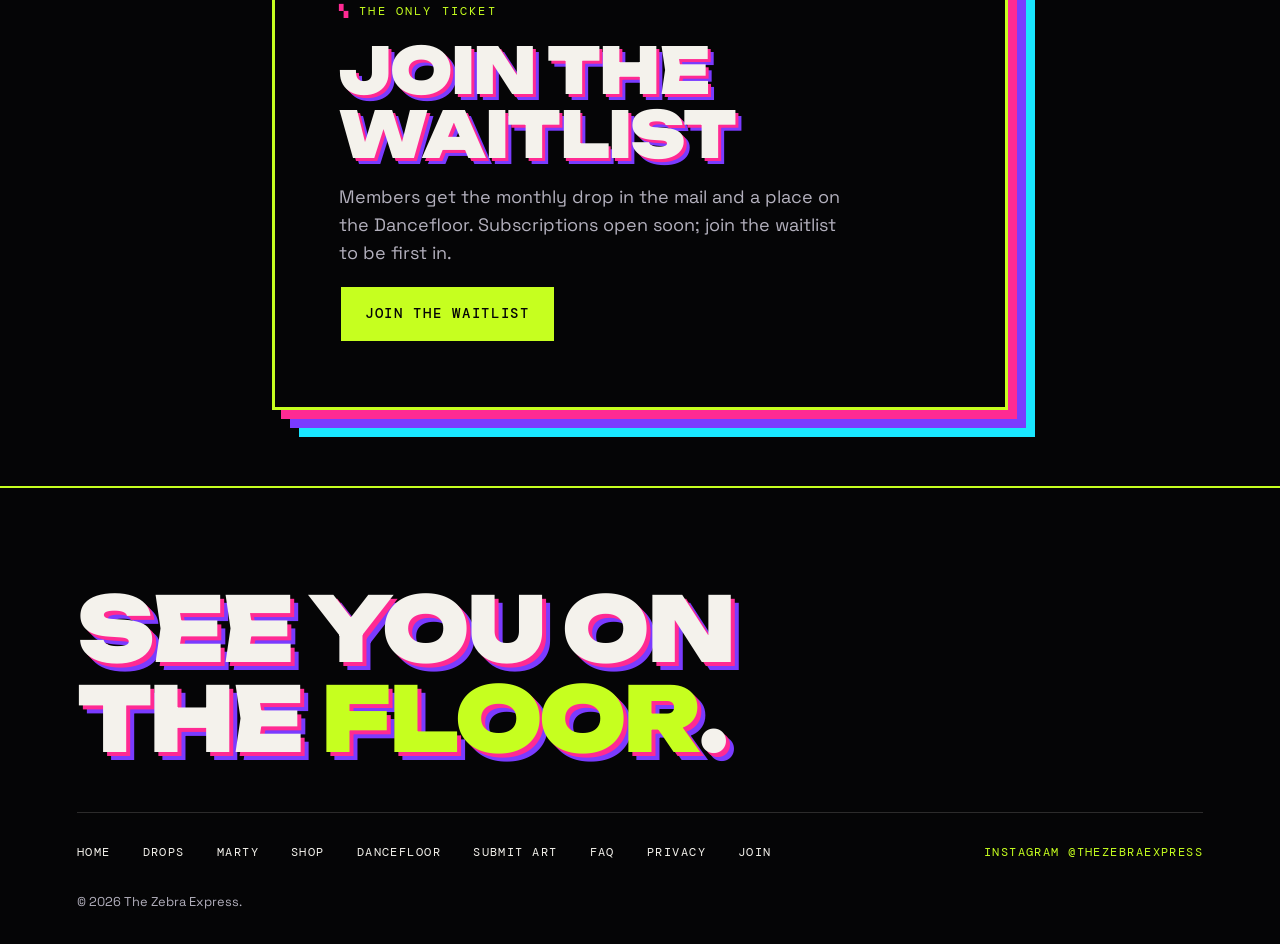
<file: dancefloor.html>
<!DOCTYPE html>
<html lang="en">
<head>
  <meta charset="utf-8">
  <meta name="viewport" content="width=device-width, initial-scale=1">
  <title>The Dancefloor: The Zebra Express</title>
  <meta name="description" content="The Dancefloor is the members-only room of The Zebra Express: talk tunes, share your work, and spread a little PLUR.">
  <!-- Social share card. URLs must be absolute. Using the Vercel address until thezebraexpress.com is verified; swap it back then. -->
  <meta property="og:type" content="website">
  <meta property="og:site_name" content="The Zebra Express">
  <meta property="og:title" content="The Dancefloor: The Zebra Express">
  <meta property="og:description" content="The Dancefloor is the members-only room of The Zebra Express: talk tunes, share your work, and spread a little PLUR.">
  <meta property="og:url" content="https://theponyexpress.vercel.app/dancefloor.html">
  <meta property="og:image" content="https://theponyexpress.vercel.app/images/share.jpg">
  <meta property="og:image:width" content="1200">
  <meta property="og:image:height" content="630">
  <meta property="og:image:alt" content="The Zebra Express: snail mail for ravers. A round badge of Marty the zebra in a pink mail cap, over psychedelic stripes.">
  <meta name="twitter:card" content="summary_large_image">
  <meta name="theme-color" content="#050506">
  <link rel="icon" type="image/png" href="images/favicon.png">
  <link rel="apple-touch-icon" href="images/apple-touch-icon.png">
  <link rel="preconnect" href="https://fonts.googleapis.com">
  <link rel="preconnect" href="https://fonts.gstatic.com" crossorigin>
  <link href="https://fonts.googleapis.com/css2?family=DM+Mono:wght@400;500&family=Space+Grotesk:wght@400;500;700&family=Unbounded:wght@500;900&display=swap" rel="stylesheet">
  <link rel="stylesheet" href="styles.css?v=40">
</head>
<body>
  <a class="skip" href="#main">Skip to content</a>

  <canvas id="trip" data-mode="floor" aria-hidden="true"></canvas>

  <header class="site-header">
    <a class="wordmark" href="index.html" aria-label="The Zebra Express, home">
      <img src="images/marty.webp?v=5" alt="" width="40" height="40">
      <span>The Zebra Express</span>
    </a>
    <p class="bpm" aria-hidden="true"><i></i>140 BPM</p>
    <nav aria-label="Main">
      <a href="index.html">Home</a>
      <a href="drops.html">Drops</a>
      <a href="marty.html">Marty</a>
      <a href="shop.html">Shop</a>
      <a href="dancefloor.html" aria-current="page">Dancefloor</a>
      <a href="arttent.html">Submit art</a>
      <a class="btn btn--small" href="index.html#join">Join the waitlist</a>
    </nav>
  </header>

  <main id="main">
    <!-- HERO -->
    <section class="floor-hero window" id="top">
      <p class="tag">Members only</p>
      <h1 class="neon"><span>The</span> <span>Dancefloor</span></h1>
      <p class="lede">The room behind the mailbox. Talk tunes, show your work, spread a little PLUR.</p>
      <div class="hero__actions">
        <a class="btn" href="#door">How to get in</a>
        <a class="btn btn--ghost" href="#rooms">Look inside</a>
      </div>
    </section>

    <!-- ROOMS -->
    <section class="rooms" id="rooms">
      <div class="section-head">
        <p class="tag">Three rooms, one floor</p>
        <h2>What's inside</h2>
      </div>
      <ul class="rooms__list">
        <li class="room">
          <p class="room__sign">Room 01</p>
          <h3>The Booth</h3>
          <p>Talk tunes. Track IDs, sets you can't stop replaying, and arguments about the best closing track of all time.</p>
          <ul>
            <li>ID this track</li>
            <li>Set of the week</li>
            <li>What's in your rotation</li>
          </ul>
        </li>
        <li class="room">
          <p class="room__sign">Room 02</p>
          <h3>The Gallery</h3>
          <p>For artists. Share your mixes, flyers, visuals, kandi, perlers and totems, finished or not, and get honest ears and eyes on them. It's also where you send in art, flyers and stories for future editions of The Zebra Express, or send art straight to <a href="arttent.html">the Art Tent</a>.</p>
          <ul>
            <li>Mixes and originals</li>
            <li>Works in progress</li>
            <li>Kandi and perler builds</li>
            <li>Submissions for future drops</li>
          </ul>
        </li>
        <li class="room">
          <p class="room__sign">Room 03</p>
          <h3>The Circle</h3>
          <p>Spread PLUR. Shout someone out, find your people before a festival, and reunite lost things with their owners.</p>
          <ul>
            <li>Meetups and rave fam</li>
            <li>Shoutouts</li>
            <li>Lost and found</li>
          </ul>
        </li>
      </ul>
    </section>

    <!-- DOOR -->
    <section class="spot" id="door">
      <div class="spot__head">
        <p class="tag">At the door</p>
        <h2>How to get in</h2>
        <p>The Dancefloor is for members of the route. No guest list, no plus ones, no line.</p>
      </div>

      <ol class="spot__steps">
        <li>
          <span>1</span>
          <h3>Join the waitlist</h3>
          <p>Then subscribe to the monthly drop when doors open. That's the only ticket there is.</p>
        </li>
        <li>
          <span>2</span>
          <h3>Check your envelope</h3>
          <p>Your key to the floor arrives with your first drop.</p>
        </li>
        <li>
          <span>3</span>
          <h3>Step in</h3>
          <p>Say hi, pick a room, post a tune.</p>
        </li>
      </ol>

      <p class="spot__fine">Doors aren't open yet. They open with Drop 001.</p>
    </section>

    <!-- RULES -->
    <section class="rules" id="rules">
      <div class="section-head">
        <p class="tag">House rules</p>
        <h2>Keep it PLUR</h2>
      </div>
      <ol class="rules__list">
        <li><strong>Peace.</strong> Disagree about music all you like. Be kind about people.</li>
        <li><strong>Love.</strong> Hype each other up. Somebody's first mix deserves a listen.</li>
        <li><strong>Unity.</strong> Every genre, every scene, every age of raver is welcome here.</li>
        <li><strong>Respect.</strong> Credit artists, ask before reposting, and no means no.</li>
        <li><strong>Music first.</strong> No spam, no sourcing, no ticket sales, no scams.</li>
      </ol>
    </section>

    <!-- CTA -->
    <section class="join window">
      <div class="join__card">
        <p class="tag">The only ticket</p>
        <h2>Join the waitlist</h2>
        <p>Members get the monthly drop in the mail and a place on the Dancefloor. Subscriptions open soon; join the waitlist to be first in.</p>
        <p><a class="btn" href="index.html#join">Join the waitlist</a></p>
      </div>
    </section>
  </main>

  <footer class="site-footer">
    <p class="footer__big">See you on the <span class="hl">floor</span>.</p>
    <nav aria-label="Footer">
      <a href="index.html">Home</a>
      <a href="drops.html">Drops</a>
      <a href="marty.html">Marty</a>
      <a href="shop.html">Shop</a>
      <a href="dancefloor.html" aria-current="page">Dancefloor</a>
      <a href="arttent.html">Submit art</a>
      <a href="faq.html">FAQ</a>
      <a href="#privacy" data-modal="privacy">Privacy</a>
      <a href="index.html#join">Join</a>
      <a class="footer__ig" href="https://www.instagram.com/thezebraexpress/" rel="noopener" target="_blank">Instagram @thezebraexpress</a>
    </nav>
    <p class="footer__fine">© 2026 The Zebra Express.</p>
  </footer>

  <script src="script.js"></script>
</body>
</html>
</file>
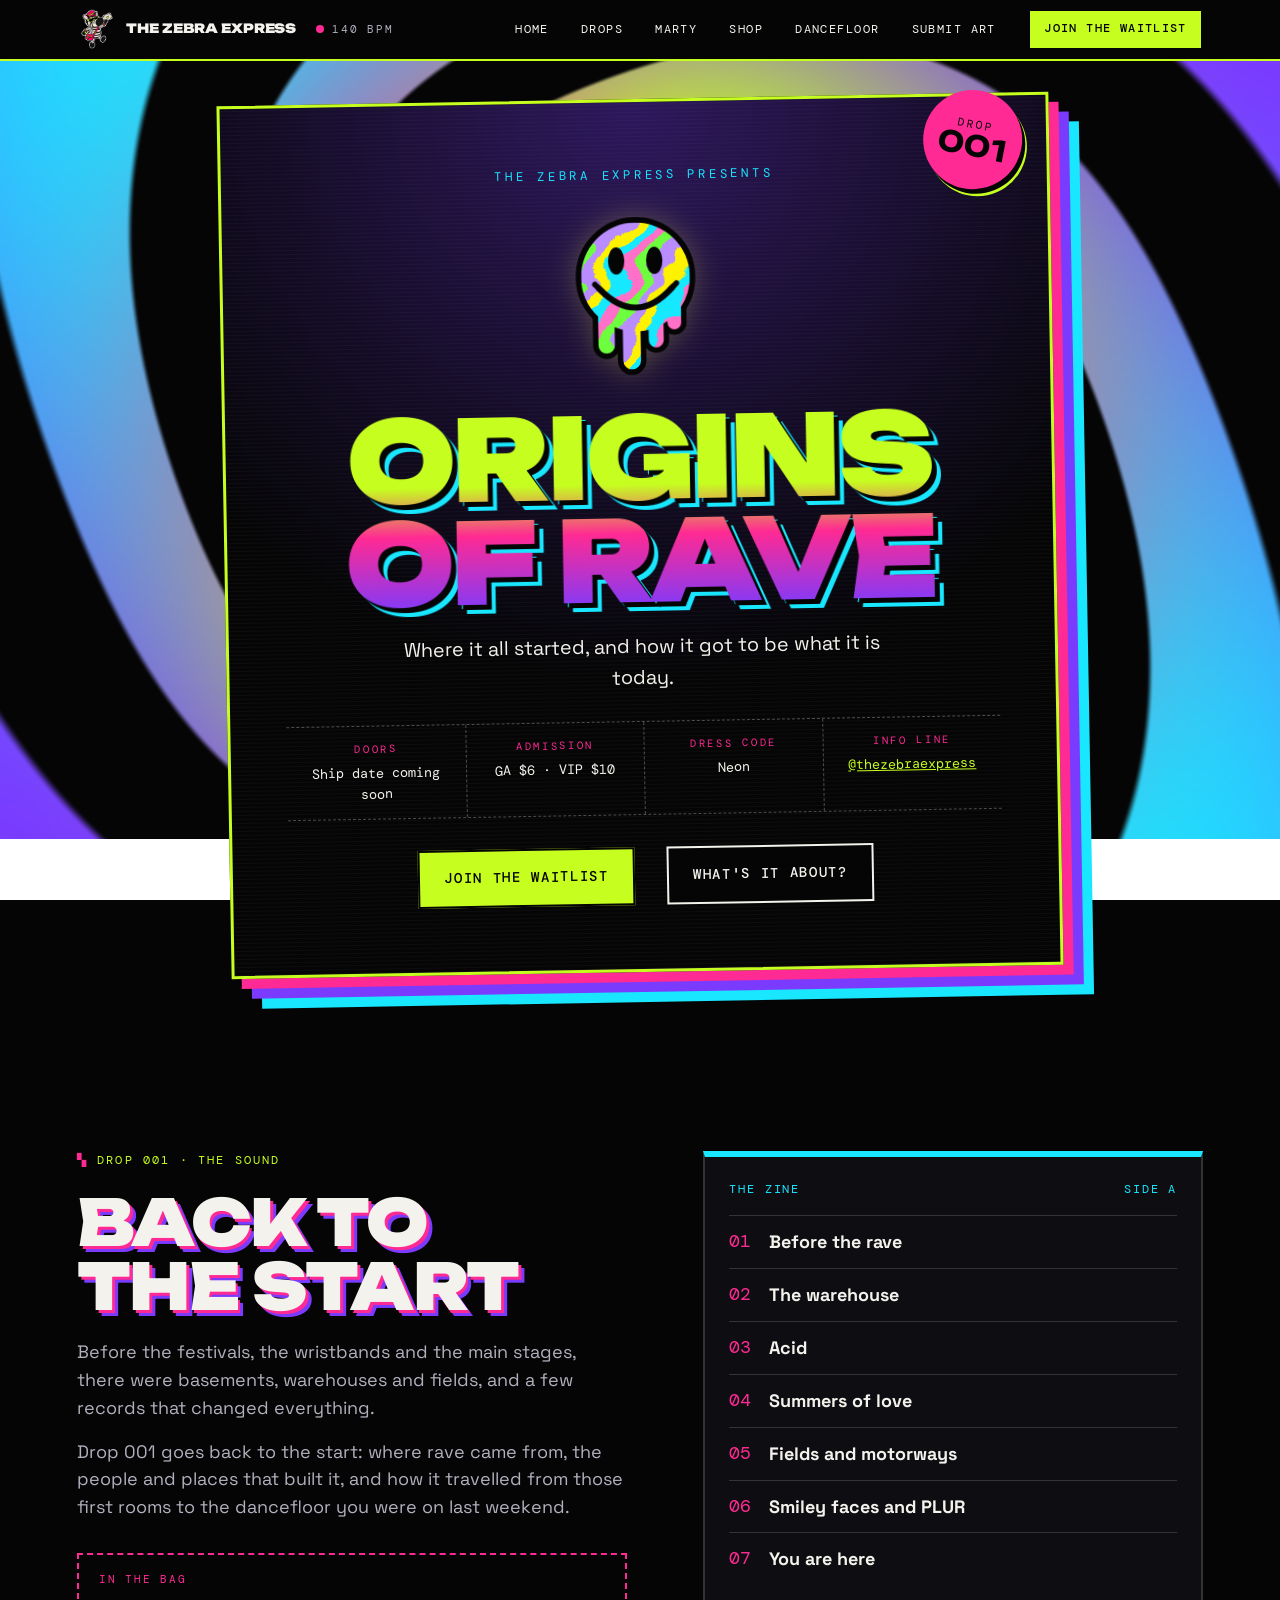
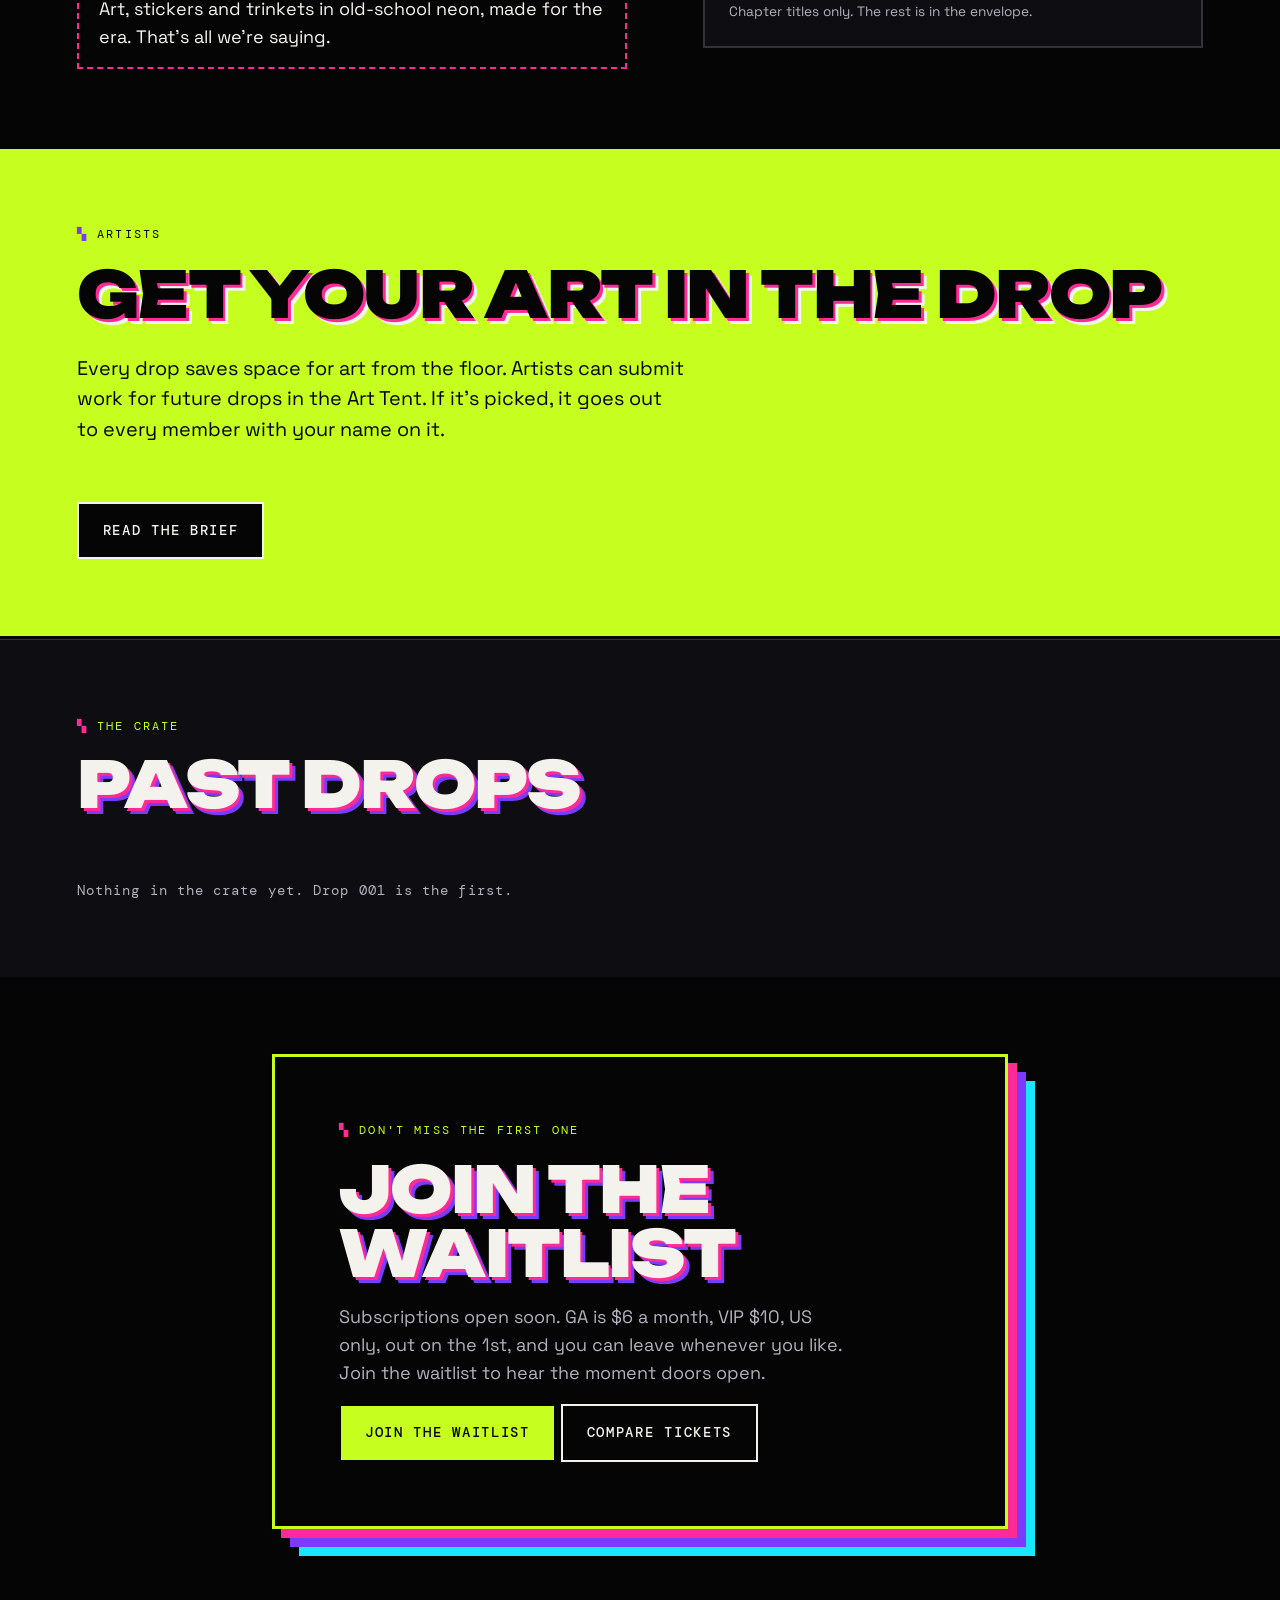
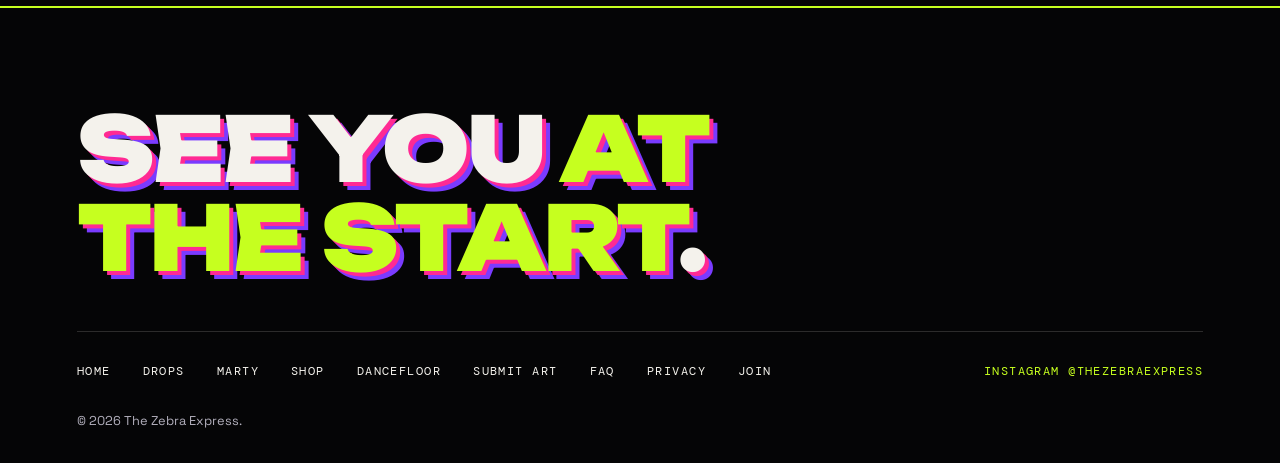
<file: drops.html>
<!DOCTYPE html>
<html lang="en">
<head>
  <meta charset="utf-8">
  <meta name="viewport" content="width=device-width, initial-scale=1">
  <title>Drop 001, Origins of Rave: The Zebra Express</title>
  <meta name="description" content="Drop 001 of The Zebra Express: Origins of Rave. Where rave came from and how it got to be what it is today, in the mail, in old-school neon.">
  <!-- Social share card. URLs must be absolute. Using the Vercel address until thezebraexpress.com is verified; swap it back then. -->
  <meta property="og:type" content="website">
  <meta property="og:site_name" content="The Zebra Express">
  <meta property="og:title" content="Drop 001, Origins of Rave: The Zebra Express">
  <meta property="og:description" content="Where rave came from and how it got to be what it is today, in the mail, in old-school neon.">
  <meta property="og:url" content="https://theponyexpress.vercel.app/drops.html">
  <meta property="og:image" content="https://theponyexpress.vercel.app/images/share.jpg">
  <meta property="og:image:width" content="1200">
  <meta property="og:image:height" content="630">
  <meta property="og:image:alt" content="The Zebra Express: snail mail for ravers. A round badge of Marty the zebra in a pink mail cap, over psychedelic stripes.">
  <meta name="twitter:card" content="summary_large_image">
  <meta name="theme-color" content="#050506">
  <link rel="icon" type="image/png" href="images/favicon.png">
  <link rel="apple-touch-icon" href="images/apple-touch-icon.png">
  <link rel="preconnect" href="https://fonts.googleapis.com">
  <link rel="preconnect" href="https://fonts.gstatic.com" crossorigin>
  <link href="https://fonts.googleapis.com/css2?family=DM+Mono:wght@400;500&family=Space+Grotesk:wght@400;500;700&family=Unbounded:wght@500;900&display=swap" rel="stylesheet">
  <link rel="stylesheet" href="styles.css?v=40">
</head>
<body>
  <a class="skip" href="#main">Skip to content</a>

  <canvas id="trip" data-mode="spiral" aria-hidden="true"></canvas>

  <header class="site-header">
    <a class="wordmark" href="index.html" aria-label="The Zebra Express, home">
      <img src="images/marty.webp?v=5" alt="" width="40" height="40">
      <span>The Zebra Express</span>
    </a>
    <p class="bpm" aria-hidden="true"><i></i>140 BPM</p>
    <nav aria-label="Main">
      <a href="index.html">Home</a>
      <a href="drops.html" aria-current="page">Drops</a>
      <a href="marty.html">Marty</a>
      <a href="shop.html">Shop</a>
      <a href="dancefloor.html">Dancefloor</a>
      <a href="arttent.html">Submit art</a>
      <a class="btn btn--small" href="index.html#join">Join the waitlist</a>
    </nav>
  </header>

  <main id="main">
    <!-- THE FLYER -->
    <section class="flyer-hero window" id="top">
      <article class="flyer">
        <p class="flyer__presents">The Zebra Express presents</p>
        <p class="flyer__sticker" aria-hidden="true">Drop<br><b data-drop-no>001</b></p>
        <!-- The acid smiley: a melting face filled with marbled neon that slowly flows -->
        <svg class="smiley" viewBox="0 0 200 236" aria-hidden="true" focusable="false">
          <defs>
            <!-- the face and its drips, as one shape -->
            <g id="smiley-shape">
              <circle cx="100" cy="94" r="80"/>
              <rect x="44" y="120" width="24" height="86" rx="12"/>
              <rect x="80" y="130" width="26" height="100" rx="13"/>
              <rect x="118" y="128" width="22" height="70" rx="11"/>
              <rect x="146" y="118" width="20" height="54" rx="10"/>
            </g>
            <clipPath id="smiley-clip">
              <circle cx="100" cy="94" r="80"/>
              <rect x="44" y="120" width="24" height="86" rx="12"/>
              <rect x="80" y="130" width="26" height="100" rx="13"/>
              <rect x="118" y="128" width="22" height="70" rx="11"/>
              <rect x="146" y="118" width="20" height="54" rx="10"/>
            </clipPath>
            <!-- pastel neon stripes, sliding along so the colours shimmer -->
            <linearGradient id="smiley-stripes" x1="0" y1="0" x2="80" y2="46" gradientUnits="userSpaceOnUse" spreadMethod="repeat">
              <stop offset="0" stop-color="#fff200"/><stop offset="0.2" stop-color="#fff200"/>
              <stop offset="0.2" stop-color="#18e9ff"/><stop offset="0.4" stop-color="#18e9ff"/>
              <stop offset="0.4" stop-color="#ff6fc8"/><stop offset="0.6" stop-color="#ff6fc8"/>
              <stop offset="0.6" stop-color="#6dff3c"/><stop offset="0.8" stop-color="#6dff3c"/>
              <stop offset="0.8" stop-color="#b98cff"/><stop offset="1" stop-color="#b98cff"/>
              <animateTransform class="smiley__flow" attributeName="gradientTransform" type="translate" from="0 0" to="80 46" dur="6s" repeatCount="indefinite"/>
            </linearGradient>
            <!-- bend the stripes into a melted, marbled swirl -->
            <filter id="smiley-marble" x="-10%" y="-10%" width="120%" height="120%">
              <feTurbulence type="fractalNoise" baseFrequency="0.012 0.022" numOctaves="2" seed="11"/>
              <feDisplacementMap in="SourceGraphic" scale="70" xChannelSelector="R" yChannelSelector="G"/>
            </filter>
          </defs>
          <!-- black outline: the same shape, drawn fat underneath -->
          <use href="#smiley-shape" fill="#050506" stroke="#050506" stroke-width="16" stroke-linejoin="round"/>
          <g clip-path="url(#smiley-clip)">
            <rect x="-20" y="-20" width="240" height="276" fill="url(#smiley-stripes)" filter="url(#smiley-marble)"/>
          </g>
          <!-- eyes and grin -->
          <ellipse cx="72" cy="70" rx="12" ry="20" fill="#050506"/>
          <ellipse cx="128" cy="70" rx="12" ry="20" fill="#050506"/>
          <path d="M46 110 Q100 168 154 110" fill="none" stroke="#050506" stroke-width="9" stroke-linecap="round"/>
          <path d="M40 104 L50 114 M160 104 L150 114" stroke="#050506" stroke-width="8" stroke-linecap="round"/>
        </svg>
        <h1 id="drop-title">Origins of Rave</h1>
        <p class="flyer__kicker" id="drop-kicker">Where it all started, and how it got to be what it is today.</p>

        <dl class="flyer__details">
          <div><dt>Doors</dt><dd id="drop-when">Ship date coming soon</dd></div>
          <div><dt>Admission</dt><dd>GA $6 · VIP $10</dd></div>
          <div><dt>Dress code</dt><dd>Neon</dd></div>
          <div><dt>Info line</dt><dd><a href="https://www.instagram.com/thezebraexpress/" rel="noopener" target="_blank">@thezebraexpress</a></dd></div>
        </dl>

        <div class="clock" id="drop-clock" role="timer" aria-label="Time until this drop ships">
          <div><b id="clock-d">00</b><span>Days</span></div>
          <div><b id="clock-h">00</b><span>Hours</span></div>
          <div><b id="clock-m">00</b><span>Mins</span></div>
          <div><b id="clock-s">00</b><span>Secs</span></div>
        </div>

        <div class="hero__actions">
          <a class="btn" href="index.html#join">Join the waitlist</a>
          <a class="btn btn--ghost" href="#teaser">What's it about?</a>
        </div>
      </article>
    </section>

    <!-- THE TEASER -->
    <section class="teaser" id="teaser">
      <div class="teaser__copy">
        <p class="tag">Drop <span data-drop-no>001</span> · The sound</p>
        <h2>Back to the start</h2>
        <div class="teaser__blurb" id="drop-blurb"></div>
        <p class="teaser__extras"><span>In the bag</span> <span id="drop-extras"></span></p>
      </div>

      <div class="tracklist">
        <p class="tracklist__head"><span>The zine</span><span>Side A</span></p>
        <ol id="drop-chapters"></ol>
        <p class="tracklist__foot">Chapter titles only. The rest is in the envelope.</p>
      </div>
    </section>

    <!-- OPEN CALL -->
    <section class="spot" id="open-call">
      <div class="spot__head">
        <p class="tag">Artists</p>
        <h2>Get your art in the drop</h2>
        <p>Every drop saves space for art from the floor. Artists can submit work for future drops in the Art Tent. If it's picked, it goes out to every member with your name on it.</p>
      </div>
      <p class="spot__fine"><a class="btn btn--ghost" href="arttent.html">Read the brief</a></p>
    </section>

    <!-- THE CRATE -->
    <section class="archive" id="past">
      <div class="section-head">
        <p class="tag">The crate</p>
        <h2>Past drops</h2>
      </div>
      <div id="drop-past"></div>
    </section>

    <!-- CTA -->
    <section class="join window">
      <div class="join__card">
        <p class="tag">Don't miss the first one</p>
        <h2>Join the waitlist</h2>
        <p>Subscriptions open soon. GA is $6 a month, VIP $10, US only, out on the 1st, and you can leave whenever you like. Join the waitlist to hear the moment doors open.</p>
        <p><a class="btn" href="index.html#join">Join the waitlist</a> <a class="btn btn--ghost" href="index.html#tickets">Compare tickets</a></p>
      </div>
    </section>
  </main>

  <footer class="site-footer">
    <p class="footer__big">See you <span class="hl">at the start</span>.</p>
    <nav aria-label="Footer">
      <a href="index.html">Home</a>
      <a href="drops.html" aria-current="page">Drops</a>
      <a href="marty.html">Marty</a>
      <a href="shop.html">Shop</a>
      <a href="dancefloor.html">Dancefloor</a>
      <a href="arttent.html">Submit art</a>
      <a href="faq.html">FAQ</a>
      <a href="#privacy" data-modal="privacy">Privacy</a>
      <a href="index.html#join">Join</a>
      <a class="footer__ig" href="https://www.instagram.com/thezebraexpress/" rel="noopener" target="_blank">Instagram @thezebraexpress</a>
    </nav>
    <p class="footer__fine">© 2026 The Zebra Express.</p>
  </footer>

  <script src="drops-data.js"></script>
  <script src="drops.js"></script>
  <script src="script.js"></script>
</body>
</html>
</file>
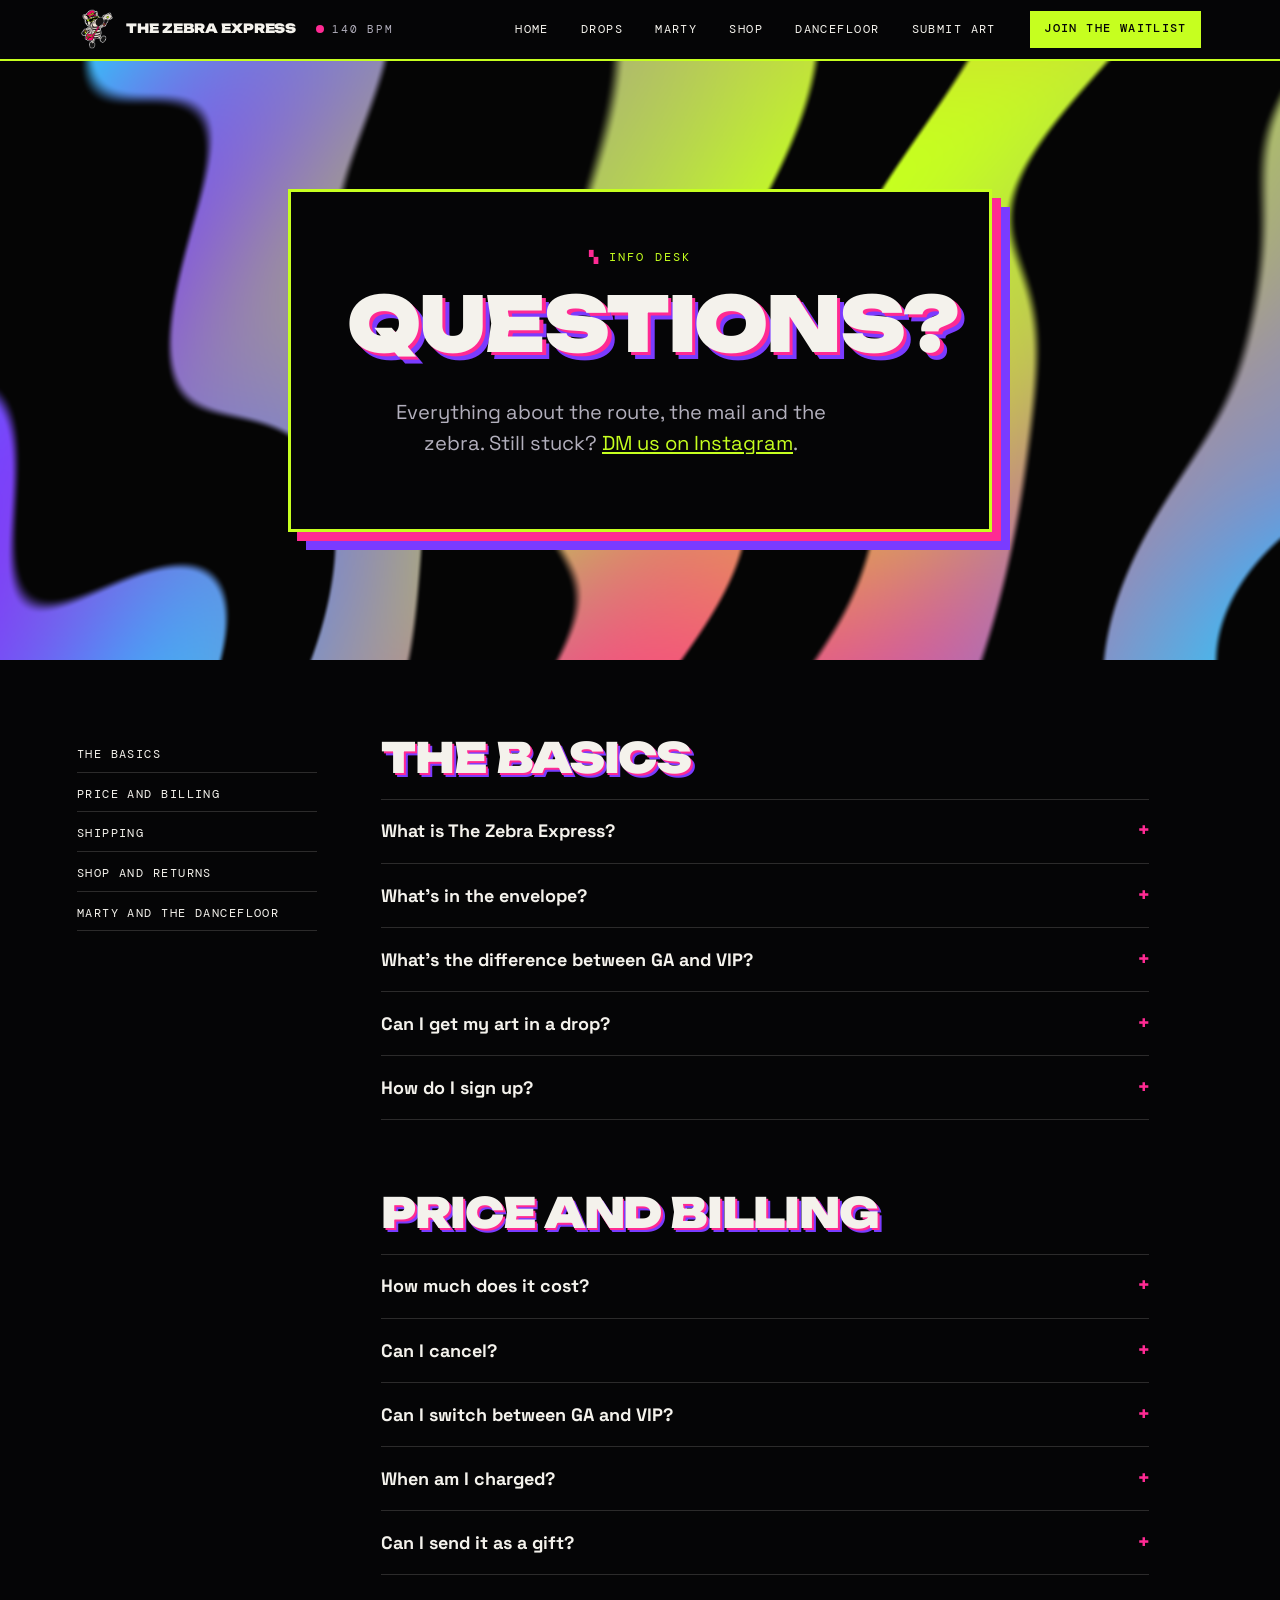
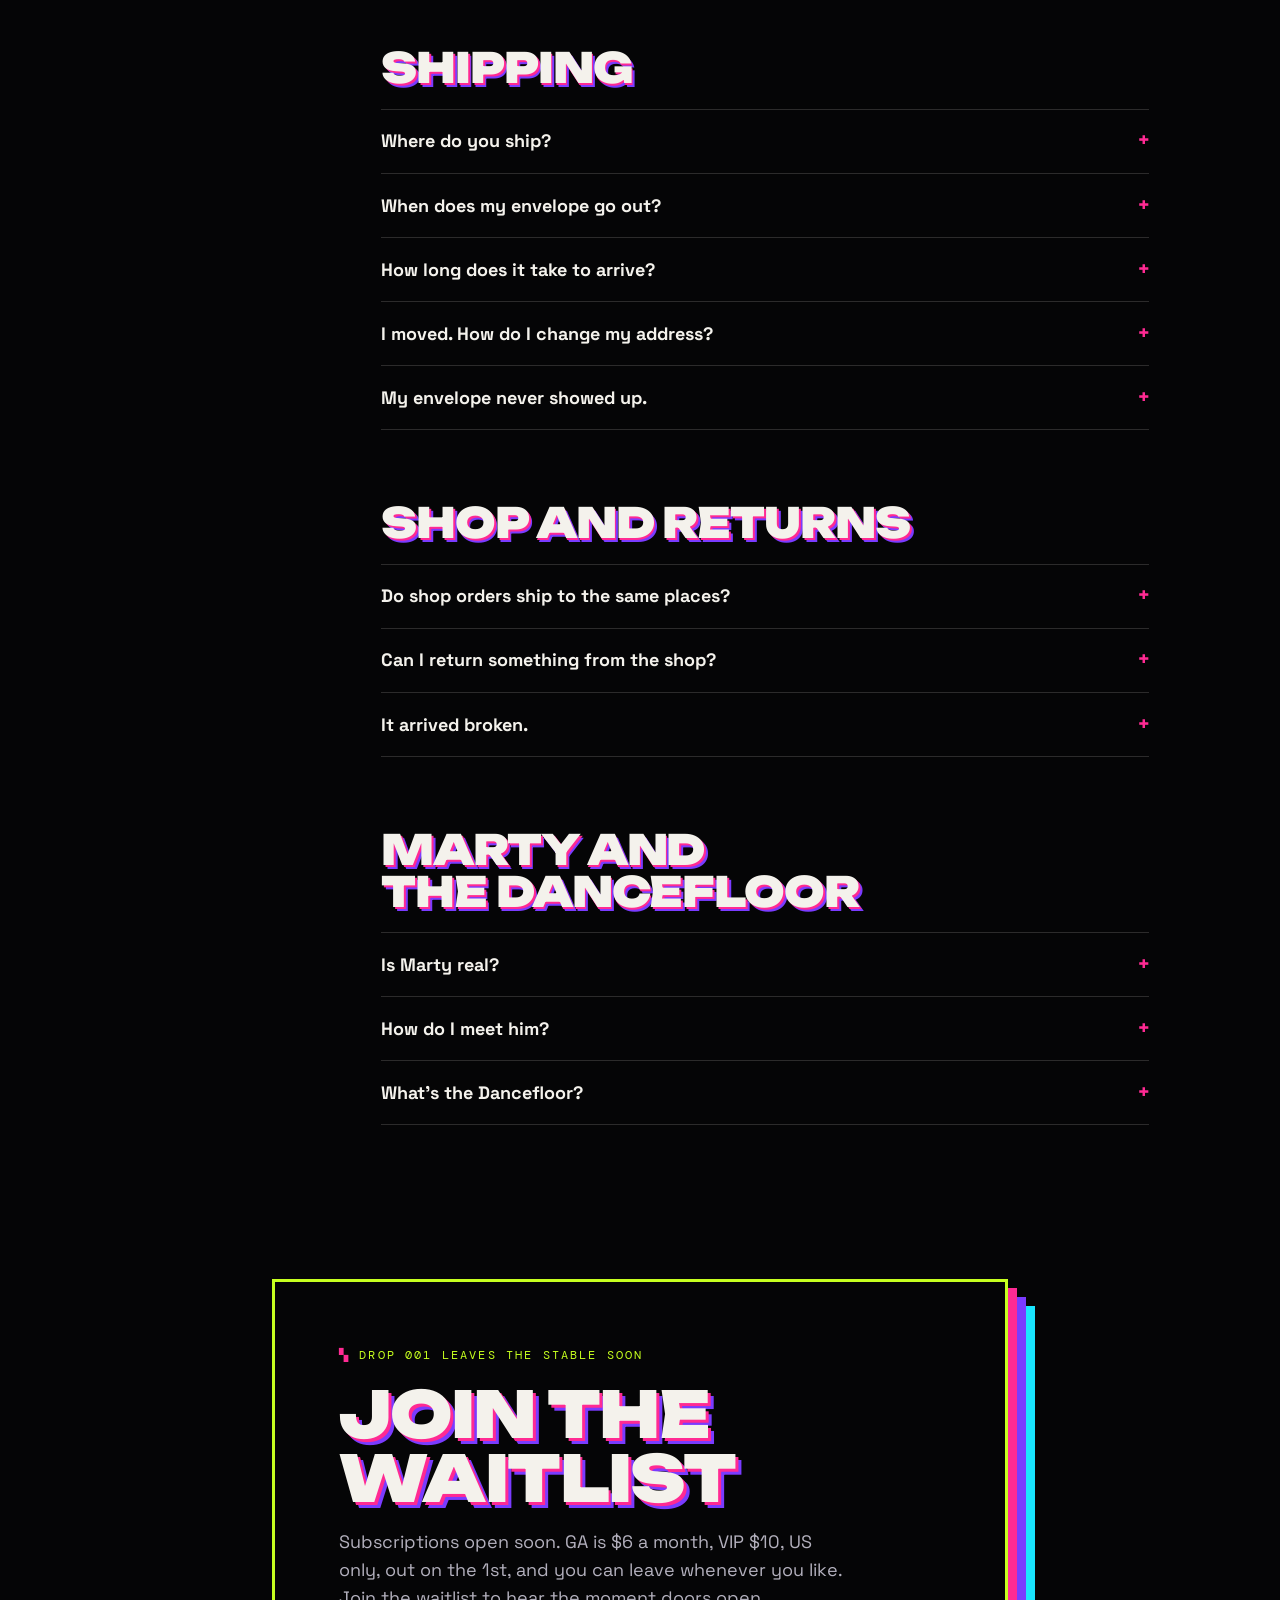
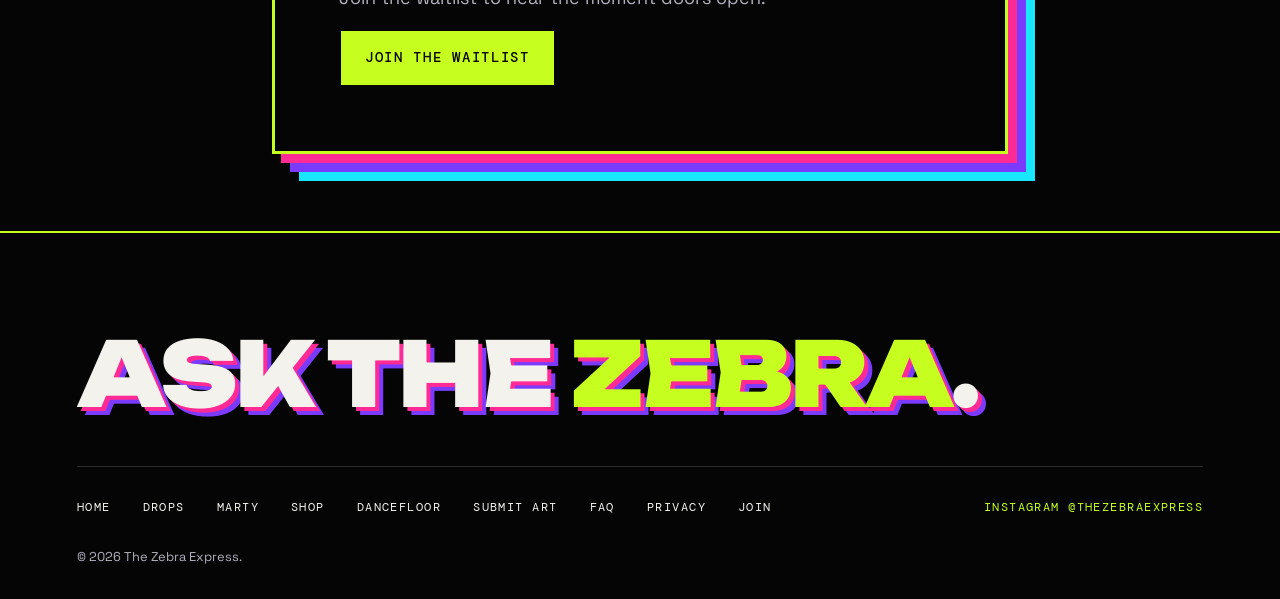
<file: faq.html>
<!DOCTYPE html>
<html lang="en">
<head>
  <meta charset="utf-8">
  <meta name="viewport" content="width=device-width, initial-scale=1">
  <title>FAQ: The Zebra Express</title>
  <meta name="description" content="How The Zebra Express works: GA and VIP tickets, shipping, cancelling, the shop and Marty. Monthly rave mail, US only, from $6 a month.">
  <!-- Social share card. URLs must be absolute. Using the Vercel address until thezebraexpress.com is verified; swap it back then. -->
  <meta property="og:type" content="website">
  <meta property="og:site_name" content="The Zebra Express">
  <meta property="og:title" content="FAQ: The Zebra Express">
  <meta property="og:description" content="How The Zebra Express works: GA and VIP tickets, shipping, cancelling, the shop and Marty. Monthly rave mail, US only, from $6 a month.">
  <meta property="og:url" content="https://theponyexpress.vercel.app/faq.html">
  <meta property="og:image" content="https://theponyexpress.vercel.app/images/share.jpg">
  <meta property="og:image:width" content="1200">
  <meta property="og:image:height" content="630">
  <meta property="og:image:alt" content="The Zebra Express: snail mail for ravers. A round badge of Marty the zebra in a pink mail cap, over psychedelic stripes.">
  <meta name="twitter:card" content="summary_large_image">
  <meta name="theme-color" content="#050506">
  <link rel="icon" type="image/png" href="images/favicon.png">
  <link rel="apple-touch-icon" href="images/apple-touch-icon.png">
  <link rel="preconnect" href="https://fonts.googleapis.com">
  <link rel="preconnect" href="https://fonts.gstatic.com" crossorigin>
  <link href="https://fonts.googleapis.com/css2?family=DM+Mono:wght@400;500&family=Space+Grotesk:wght@400;500;700&family=Unbounded:wght@500;900&display=swap" rel="stylesheet">
  <link rel="stylesheet" href="styles.css?v=40">
</head>
<body>
  <a class="skip" href="#main">Skip to content</a>

  <canvas id="trip" aria-hidden="true"></canvas>

  <header class="site-header">
    <a class="wordmark" href="index.html" aria-label="The Zebra Express, home">
      <img src="images/marty.webp?v=5" alt="" width="40" height="40">
      <span>The Zebra Express</span>
    </a>
    <p class="bpm" aria-hidden="true"><i></i>140 BPM</p>
    <nav aria-label="Main">
      <a href="index.html">Home</a>
      <a href="drops.html">Drops</a>
      <a href="marty.html">Marty</a>
      <a href="shop.html">Shop</a>
      <a href="dancefloor.html">Dancefloor</a>
      <a href="arttent.html">Submit art</a>
      <a class="btn btn--small" href="index.html#join">Join the waitlist</a>
    </nav>
  </header>

  <main id="main">
    <!-- HERO -->
    <section class="faq-hero window" id="top">
      <div class="faq-hero__card">
        <p class="tag">Info desk</p>
        <h1>Questions?</h1>
        <p class="lede">Everything about the route, the mail and the zebra. Still stuck? <a href="https://www.instagram.com/thezebraexpress/" rel="noopener" target="_blank">DM us on Instagram</a>.</p>
      </div>
    </section>

    <!-- QUESTIONS -->
    <section class="faq">
      <nav class="faq__jump" aria-label="Topics">
        <a href="#basics">The basics</a>
        <a href="#price">Price and billing</a>
        <a href="#shipping">Shipping</a>
        <a href="#shop">Shop and returns</a>
        <a href="#marty">Marty and the Dancefloor</a>
      </nav>

      <div class="faq__groups">
        <div class="faq__group" id="basics">
          <h2>The basics</h2>
          <details>
            <summary>What is The Zebra Express?</summary>
            <p>A snail-mail club for ravers. Once a month we pick one sound, one room or one era and pack an envelope with things we love about it. Then Marty sends it to your door.</p>
          </details>
          <details>
            <summary>What's in the envelope?</summary>
            <p>That's the fun part: it changes every month, and we keep it a surprise until it lands. Every GA envelope has the zine, a flyer print and stickers, letters from the floor and a quiz. VIP adds a kandi single, a trinket and a 2x2 perler. No spoilers beyond that.</p>
          </details>
          <details>
            <summary>What's the difference between GA and VIP?</summary>
            <p><strong>GA</strong> is all the flat stuff: the zine, a flyer print, stickers, letters and the quiz, in a flat envelope. <strong>VIP</strong> is everything in GA plus a hand-strung kandi single, a trinket and a 2x2 perler every month, so it travels in a padded mailer. <a href="index.html#tickets">Compare the tickets</a>.</p>
          </details>
          <details>
            <summary>Can I get my art in a drop?</summary>
            <p>Yes, and you don't have to be a member. Every drop saves space for art from the floor. Drawings, paintings and digital art all count, as long as you made it yourself with no AI. Read the brief and send your work to <a href="arttent.html">the Art Tent</a>. If it's picked, it goes out to every member with your name on it.</p>
          </details>
          <details>
            <summary>How do I sign up?</summary>
            <p>Subscriptions aren't open yet. <a href="index.html#join">Join the waitlist</a> with your email and we'll tell you the moment Drop 001 is ready to send.</p>
          </details>
        </div>

        <div class="faq__group" id="price">
          <h2>Price and billing</h2>
          <details>
            <summary>How much does it cost?</summary>
            <p><strong>GA is $6 a month</strong>, or <strong>$60 for the year</strong> paid up front. <strong>VIP is $10 a month</strong>, or <strong>$100 for the year</strong>. Paying for the year gets you two months free either way, and shipping within the US is included.</p>
          </details>
          <details>
            <summary>Can I cancel?</summary>
            <p>Yes, any time, no questions asked. Cancel before the 1st and you won't be charged for the next drop. If you paid for the year, your envelopes keep coming until your year is up.</p>
          </details>
          <details>
            <summary>Can I switch between GA and VIP?</summary>
            <p>Yes. Switch before the 1st and the change starts with that month's drop. If you paid for the year, we'll work out the difference with you.</p>
          </details>
          <details>
            <summary>When am I charged?</summary>
            <p>Monthly members are charged when they sign up, then once a month before each drop goes out. Yearly members pay once, up front.</p>
          </details>
          <details>
            <summary>Can I send it as a gift?</summary>
            <p>Not yet, but it's on the list. Follow <a href="https://www.instagram.com/thezebraexpress/" rel="noopener" target="_blank">@thezebraexpress</a> to hear when it's ready.</p>
          </details>
        </div>

        <div class="faq__group" id="shipping">
          <h2>Shipping</h2>
          <details>
            <summary>Where do you ship?</summary>
            <p>The United States only, for now. We'd love to go further, and we'll shout about it when we can.</p>
          </details>
          <details>
            <summary>When does my envelope go out?</summary>
            <p>Every envelope leaves on the <strong>1st of the month</strong>. Join before then to get that month's drop. Join after, and your first one goes out on the 1st of the next month.</p>
          </details>
          <details>
            <summary>How long does it take to arrive?</summary>
            <p>It's real mail, so it moves at mail speed: usually within a week of the 1st, depending on where you live. GA comes as a flat envelope and VIP as a padded mailer, but both leave on the same day.</p>
          </details>
          <details>
            <summary>I moved. How do I change my address?</summary>
            <p>Update it before the 1st and that month's drop goes to your new place.</p>
          </details>
          <details>
            <summary>My envelope never showed up.</summary>
            <p>Mail happens. If it hasn't arrived by the 15th, <a href="https://www.instagram.com/thezebraexpress/" rel="noopener" target="_blank">DM us</a> and we'll sort it out.</p>
          </details>
        </div>

        <div class="faq__group" id="shop">
          <h2>Shop and returns</h2>
          <details>
            <summary>Do shop orders ship to the same places?</summary>
            <p>Yes: shop orders ship within the US only, just like the monthly mail.</p>
          </details>
          <details>
            <summary>Can I return something from the shop?</summary>
            <p>Yes. If it's not right, send it back unworn and in its original packaging within 30 days of delivery and we'll refund you. <a href="https://www.instagram.com/thezebraexpress/" rel="noopener" target="_blank">DM us</a> to start a return.</p>
          </details>
          <details>
            <summary>It arrived broken.</summary>
            <p>Kandi takes a beating sometimes. Send us a photo within 30 days and we'll replace it or refund you, your pick.</p>
          </details>
        </div>

        <div class="faq__group" id="marty">
          <h2>Marty and the Dancefloor</h2>
          <details>
            <summary>Is Marty real?</summary>
            <p>Very. He's a zebra finger puppet who goes to raves. <a href="marty.html">Read his story</a>.</p>
          </details>
          <details>
            <summary>How do I meet him?</summary>
            <p>Check <a href="marty.html#tour">where he'll be next</a>, look up for a zebra on a finger above the crowd, and say hi.</p>
          </details>
          <details>
            <summary>What's the Dancefloor?</summary>
            <p>The members-only space for people on the route. Your key arrives in your first envelope. <a href="dancefloor.html">Look inside</a>.</p>
          </details>
        </div>
      </div>
    </section>

    <!-- CTA -->
    <section class="join window">
      <div class="join__card">
        <p class="tag">Drop 001 leaves the stable soon</p>
        <h2>Join the waitlist</h2>
        <p>Subscriptions open soon. GA is $6 a month, VIP $10, US only, out on the 1st, and you can leave whenever you like. Join the waitlist to hear the moment doors open.</p>
        <p><a class="btn" href="index.html#join">Join the waitlist</a></p>
      </div>
    </section>
  </main>

  <footer class="site-footer">
    <p class="footer__big">Ask the <span class="hl">zebra</span>.</p>
    <nav aria-label="Footer">
      <a href="index.html">Home</a>
      <a href="drops.html">Drops</a>
      <a href="marty.html">Marty</a>
      <a href="shop.html">Shop</a>
      <a href="dancefloor.html">Dancefloor</a>
      <a href="arttent.html">Submit art</a>
      <a href="faq.html" aria-current="page">FAQ</a>
      <a href="#privacy" data-modal="privacy">Privacy</a>
      <a href="index.html#join">Join</a>
      <a class="footer__ig" href="https://www.instagram.com/thezebraexpress/" rel="noopener" target="_blank">Instagram @thezebraexpress</a>
    </nav>
    <p class="footer__fine">© 2026 The Zebra Express.</p>
  </footer>

  <script src="script.js"></script>
</body>
</html>
</file>
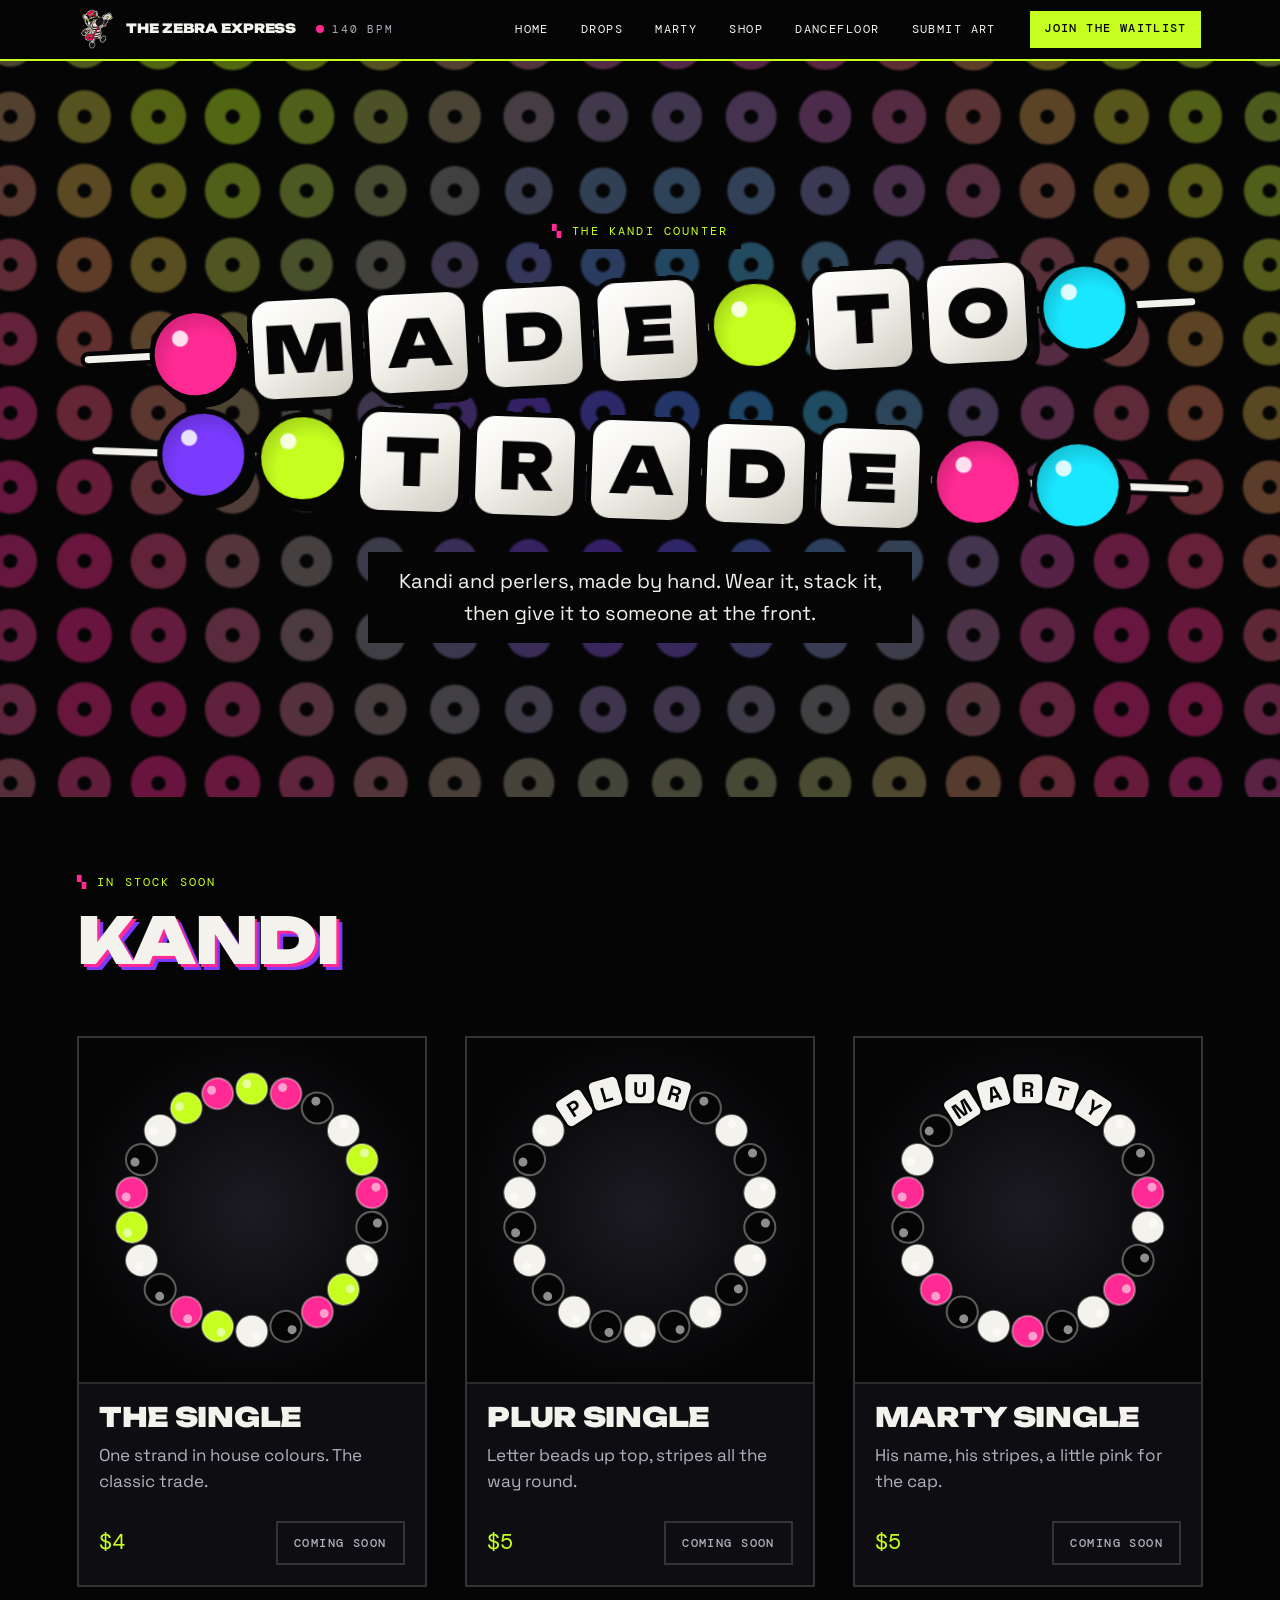
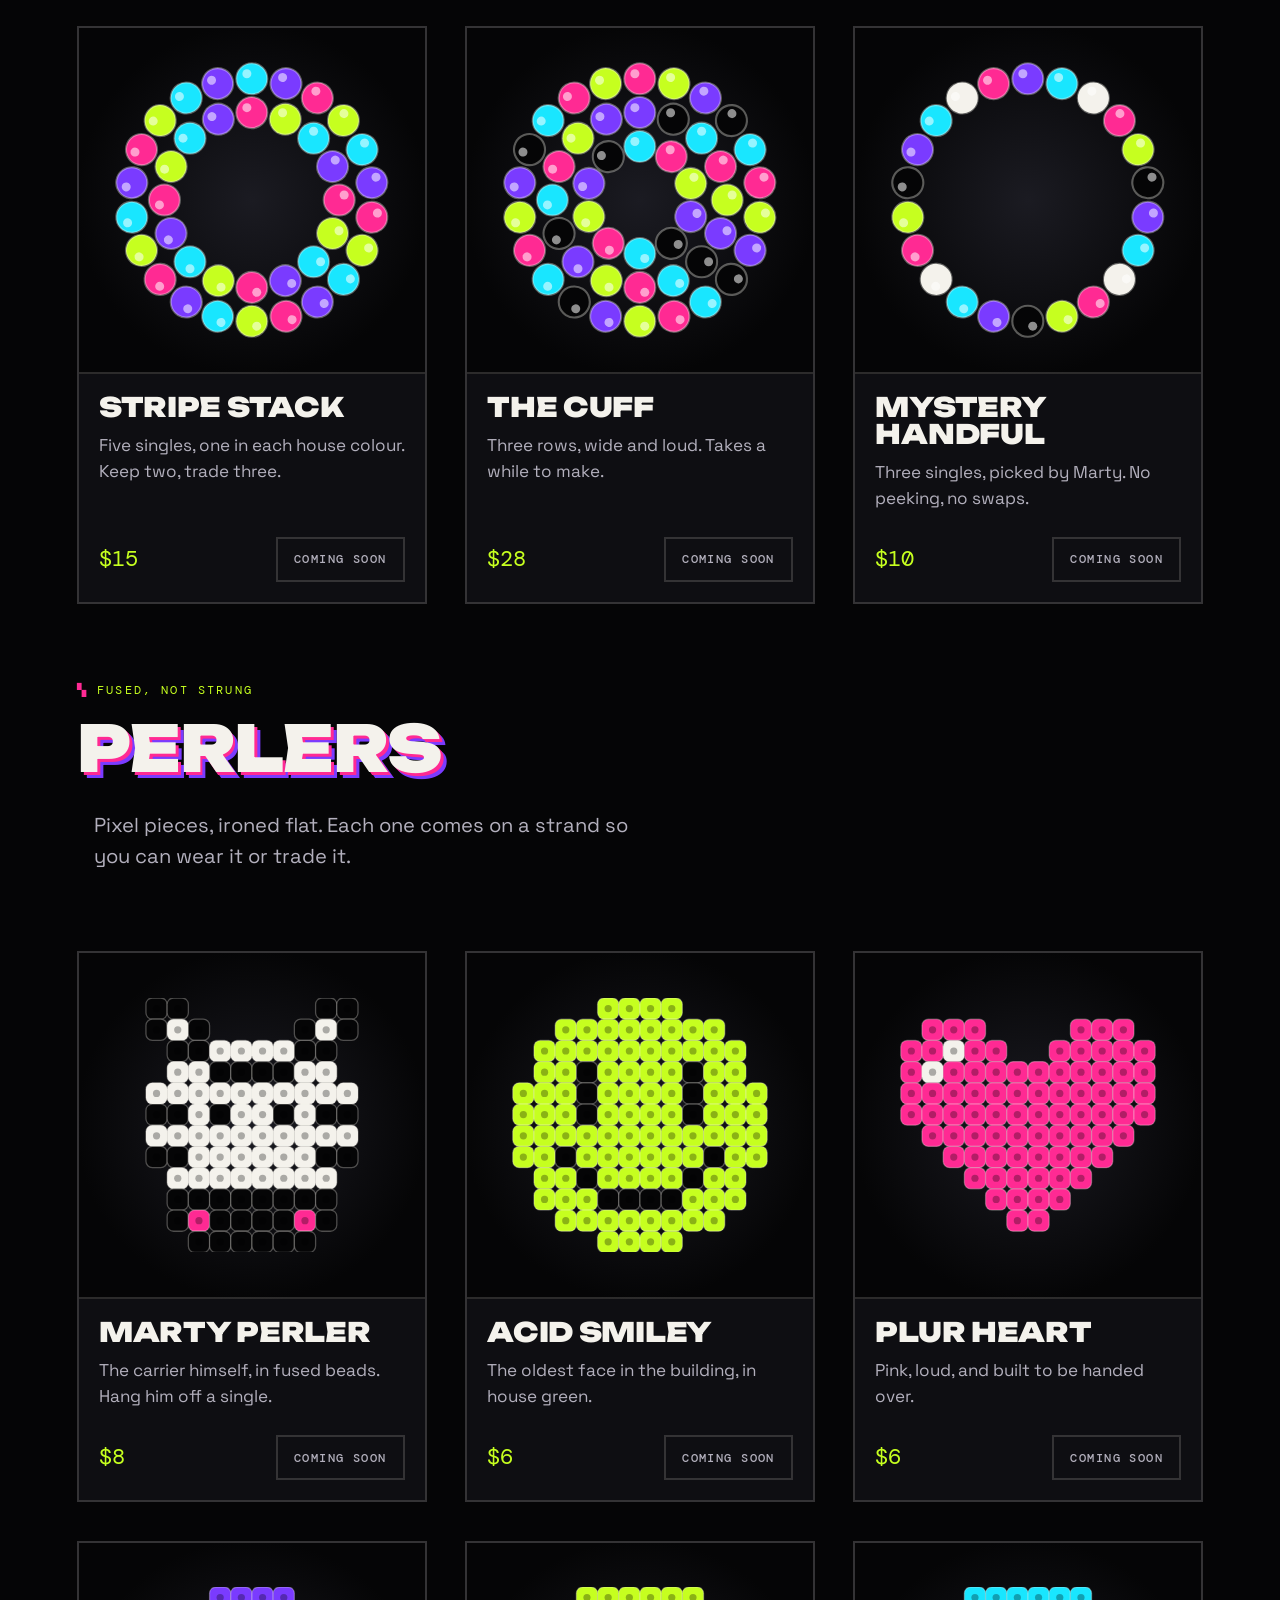
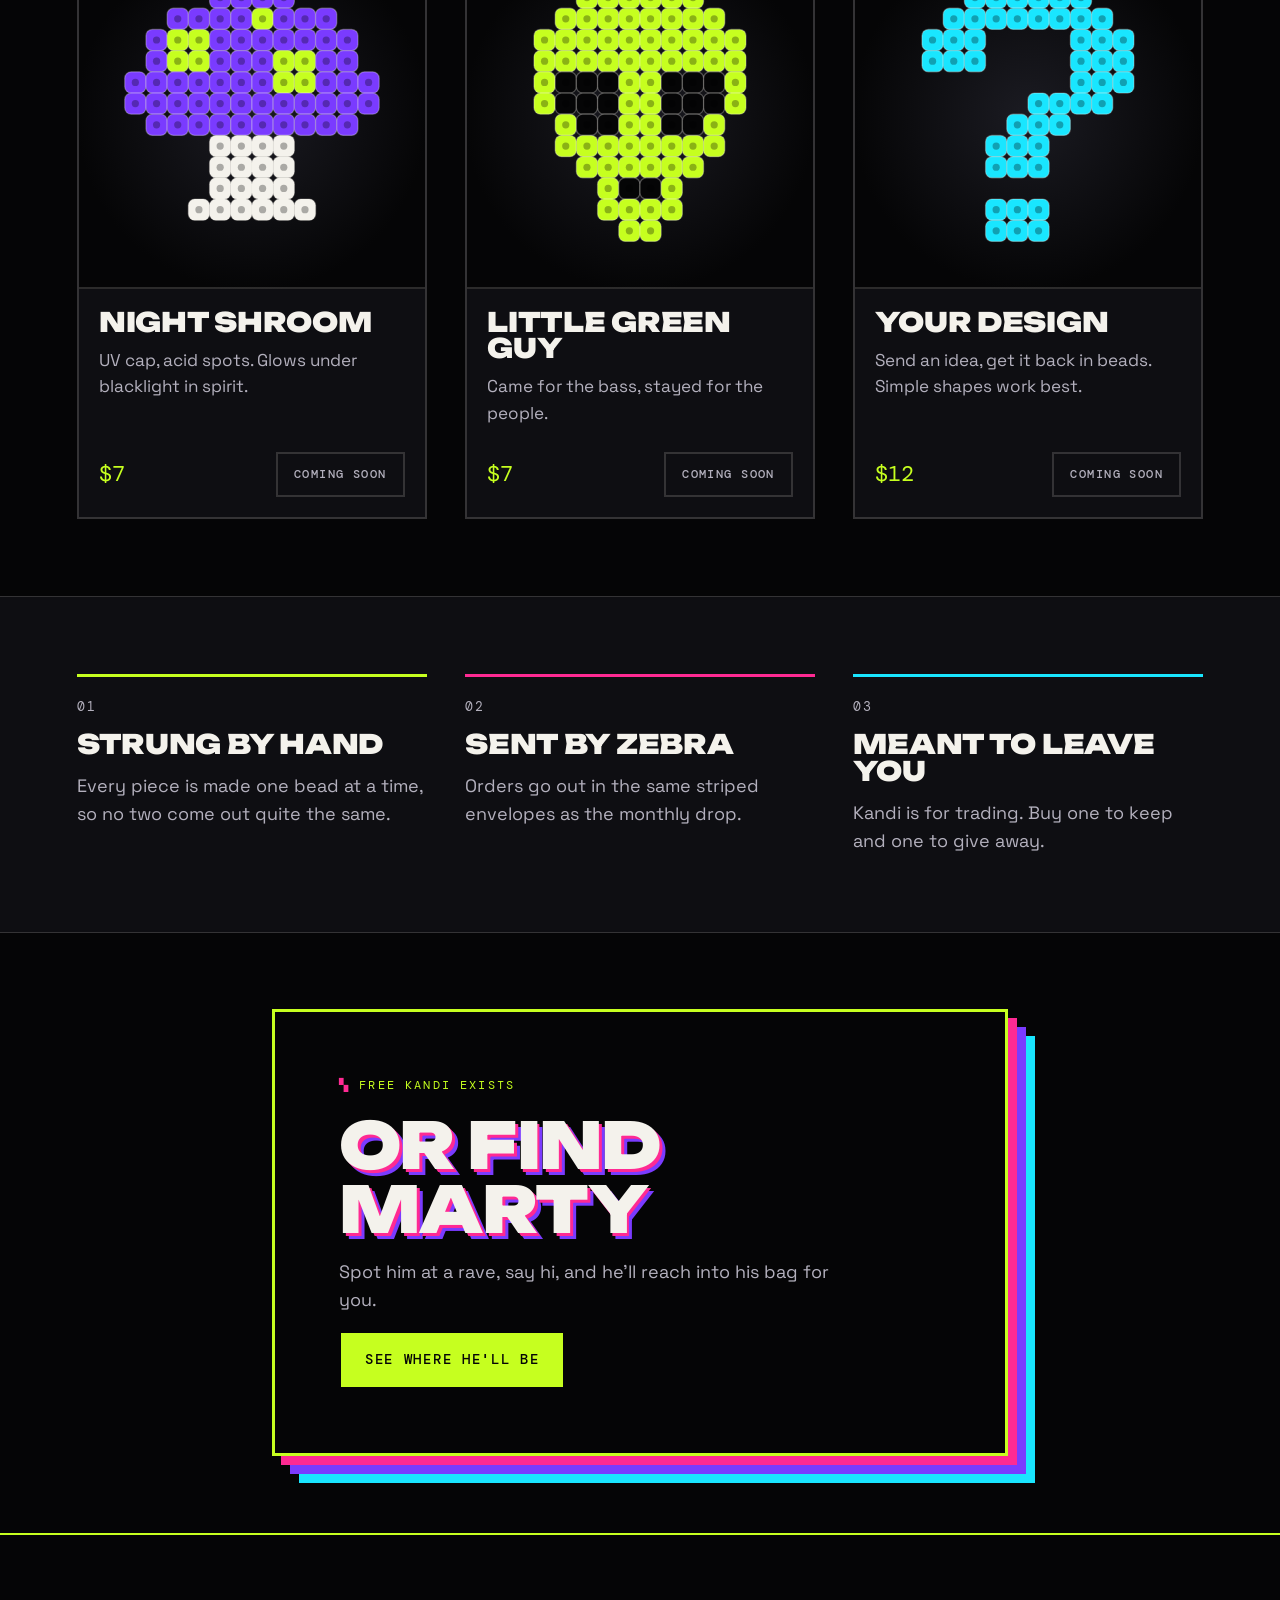
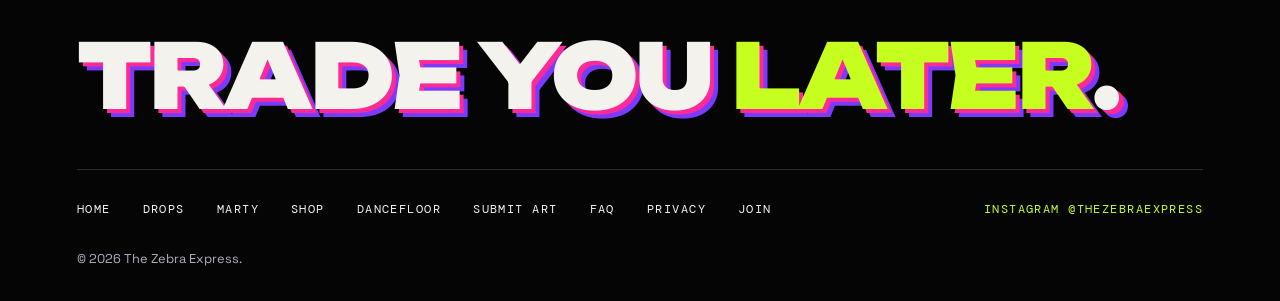
<file: shop.html>
<!DOCTYPE html>
<html lang="en">
<head>
  <meta charset="utf-8">
  <meta name="viewport" content="width=device-width, initial-scale=1">
  <title>Kandi and perler shop: The Zebra Express</title>
  <meta name="description" content="Handmade kandi from The Zebra Express. Singles, stacks, cuffs and perlers, made to trade.">
  <!-- Social share card. URLs must be absolute. Using the Vercel address until thezebraexpress.com is verified; swap it back then. -->
  <meta property="og:type" content="website">
  <meta property="og:site_name" content="The Zebra Express">
  <meta property="og:title" content="Kandi and perler shop: The Zebra Express">
  <meta property="og:description" content="Handmade kandi from The Zebra Express. Singles, stacks, cuffs and perlers, made to trade.">
  <meta property="og:url" content="https://theponyexpress.vercel.app/shop.html">
  <meta property="og:image" content="https://theponyexpress.vercel.app/images/share.jpg">
  <meta property="og:image:width" content="1200">
  <meta property="og:image:height" content="630">
  <meta property="og:image:alt" content="The Zebra Express: snail mail for ravers. A round badge of Marty the zebra in a pink mail cap, over psychedelic stripes.">
  <meta name="twitter:card" content="summary_large_image">
  <meta name="theme-color" content="#050506">
  <link rel="icon" type="image/png" href="images/favicon.png">
  <link rel="apple-touch-icon" href="images/apple-touch-icon.png">
  <link rel="preconnect" href="https://fonts.googleapis.com">
  <link rel="preconnect" href="https://fonts.gstatic.com" crossorigin>
  <link href="https://fonts.googleapis.com/css2?family=DM+Mono:wght@400;500&family=Space+Grotesk:wght@400;500;700&family=Unbounded:wght@500;900&display=swap" rel="stylesheet">
  <link rel="stylesheet" href="styles.css?v=40">
</head>
<body>
  <a class="skip" href="#main">Skip to content</a>

  <canvas id="trip" data-mode="beads" aria-hidden="true"></canvas>

  <header class="site-header">
    <a class="wordmark" href="index.html" aria-label="The Zebra Express, home">
      <img src="images/marty.webp?v=5" alt="" width="40" height="40">
      <span>The Zebra Express</span>
    </a>
    <p class="bpm" aria-hidden="true"><i></i>140 BPM</p>
    <nav aria-label="Main">
      <a href="index.html">Home</a>
      <a href="drops.html">Drops</a>
      <a href="marty.html">Marty</a>
      <a href="shop.html" aria-current="page">Shop</a>
      <a href="dancefloor.html">Dancefloor</a>
      <a href="arttent.html">Submit art</a>
      <a class="btn btn--small" href="index.html#join">Join the waitlist</a>
    </nav>
  </header>

  <main id="main">
    <!-- HERO -->
    <section class="shop-hero window" id="top">
      <p class="tag">The kandi counter</p>
      <h1 class="beads" aria-label="Made to trade">
        <span class="beads__row" aria-hidden="true"><i class="c-pink"></i><b>M</b><b>A</b><b>D</b><b>E</b><i class="c-acid"></i><b>T</b><b>O</b><i class="c-cyan"></i></span>
        <span class="beads__row" aria-hidden="true"><i class="c-uv"></i><i class="c-acid"></i><b>T</b><b>R</b><b>A</b><b>D</b><b>E</b><i class="c-pink"></i><i class="c-cyan"></i></span>
      </h1>
      <p class="lede">Kandi and perlers, made by hand. Wear it, stack it, then give it to someone at the front.</p>
    </section>

    <!-- PRODUCTS -->
    <section class="shop" id="kandi">
      <div class="section-head">
        <p class="tag">In stock soon</p>
        <h2>Kandi</h2>
      </div>
      <ul class="products" id="products"></ul>
      <noscript><p class="tour__empty">The shop needs JavaScript to load.</p></noscript>
    </section>

    <!-- PERLERS -->
    <section class="shop shop--perlers" id="perlers-section">
      <div class="section-head">
        <p class="tag">Fused, not strung</p>
        <h2>Perlers</h2>
        <p class="lede">Pixel pieces, ironed flat. Each one comes on a strand so you can wear it or trade it.</p>
      </div>
      <ul class="products" id="perlers"></ul>
    </section>

    <!-- NOTES -->
    <section class="shop-notes">
      <ol class="chapters">
        <li>
          <span class="chapters__no">01</span>
          <h3>Strung by hand</h3>
          <p>Every piece is made one bead at a time, so no two come out quite the same.</p>
        </li>
        <li>
          <span class="chapters__no">02</span>
          <h3>Sent by zebra</h3>
          <p>Orders go out in the same striped envelopes as the monthly drop.</p>
        </li>
        <li>
          <span class="chapters__no">03</span>
          <h3>Meant to leave you</h3>
          <p>Kandi is for trading. Buy one to keep and one to give away.</p>
        </li>
      </ol>
    </section>

    <!-- CTA -->
    <section class="join window">
      <div class="join__card">
        <p class="tag">Free kandi exists</p>
        <h2>Or find Marty</h2>
        <p>Spot him at a rave, say hi, and he'll reach into his bag for you.</p>
        <p><a class="btn" href="marty.html#tour">See where he'll be</a></p>
      </div>
    </section>
  </main>

  <footer class="site-footer">
    <p class="footer__big">Trade you <span class="hl">later</span>.</p>
    <nav aria-label="Footer">
      <a href="index.html">Home</a>
      <a href="drops.html">Drops</a>
      <a href="marty.html">Marty</a>
      <a href="shop.html" aria-current="page">Shop</a>
      <a href="dancefloor.html">Dancefloor</a>
      <a href="arttent.html">Submit art</a>
      <a href="faq.html">FAQ</a>
      <a href="#privacy" data-modal="privacy">Privacy</a>
      <a href="index.html#join">Join</a>
      <a class="footer__ig" href="https://www.instagram.com/thezebraexpress/" rel="noopener" target="_blank">Instagram @thezebraexpress</a>
    </nav>
    <p class="footer__fine">© 2026 The Zebra Express.</p>
  </footer>

  <script src="shop-data.js"></script>
  <script src="shop.js"></script>
  <script src="script.js"></script>
</body>
</html>
</file>
<file: styles.css>
:root {
  --ink: #050506;
  --ink-2: #0e0e12;
  --white: #f4f2ec;
  --dim: #b3b0bd;
  --acid: #c6ff1f;
  --pink: #ff2a93;
  --uv: #7a3bff;
  --cyan: #19e6ff;
  --line: rgba(244, 242, 236, 0.16);

  --display: "Unbounded", "Arial Black", sans-serif;
  --body: "Space Grotesk", system-ui, sans-serif;
  --mono: "DM Mono", ui-monospace, monospace;

  --pad: clamp(1.25rem, 4vw, 3.5rem);
  --section-y: clamp(3rem, 6vw, 5rem); /* top and bottom space inside each section */
  --beat: 0.4286s; /* one beat at 140 BPM */
  --echo: 0.045em 0.045em 0 var(--pink), 0.09em 0.09em 0 var(--uv);
}

*, *::before, *::after { box-sizing: border-box; }

html {
  scroll-behavior: smooth;
  scroll-padding-top: 4.5rem; /* keep anchored sections clear of the sticky header */
  overflow-x: clip;
  background: var(--ink);
  /* No rubber-band bounce past the top or bottom: it would slide the page away and show
     the fixed stripes behind the header and footer. */
  overscroll-behavior-y: none;
}

body {
  margin: 0;
  color: var(--white);
  font-family: var(--body);
  font-size: clamp(1rem, 0.95rem + 0.25vw, 1.125rem);
  line-height: 1.55;
  -webkit-font-smoothing: antialiased;
  overscroll-behavior-y: none;
  /* No overflow here: it would turn body into a scroll box and stop the header sticking.
     Sideways overflow is clipped on html instead. */
}

img { display: block; max-width: 100%; height: auto; }

h1, h2, h3 {
  font-family: var(--display);
  font-weight: 900;
  text-transform: uppercase;
  line-height: 1;
  margin: 0;
}

h1 { font-size: clamp(1.9rem, 7.6vw, 7.75rem); letter-spacing: -0.03em; }
h2 {
  font-size: clamp(1.9rem, 5vw, 4.25rem);
  letter-spacing: -0.025em;
  text-shadow: var(--echo);
  text-wrap: balance;
}
h3 { font-size: clamp(1.1rem, 2.1vw, 1.75rem); letter-spacing: -0.01em; }

p { margin: 0; }
a { color: inherit; }

:focus-visible { outline: 3px solid var(--cyan); outline-offset: 3px; }

.hl { color: var(--acid); }

.tag {
  font-family: var(--mono);
  font-size: 0.75rem;
  letter-spacing: 0.18em;
  text-transform: uppercase;
  color: var(--acid);
}
.tag::before { content: "▚ "; color: var(--pink); }

.skip {
  position: absolute;
  left: -999px;
  top: 0.5rem;
  background: var(--acid);
  color: var(--ink);
  padding: 0.6rem 1rem;
  z-index: 100;
}
.skip:focus { left: 0.5rem; }

.defs { position: absolute; }

/* ---------- Animated background ---------- */

/* Film grain over the background: fixed noise, very faint, flickering slowly like projected film */
.grain {
  position: fixed;
  inset: -50%;
  z-index: -1;
  pointer-events: none;
  opacity: 0.11;
  mix-blend-mode: overlay;
  background-image: url("data:image/svg+xml,%3Csvg xmlns='http://www.w3.org/2000/svg' width='220' height='220'%3E%3Cfilter id='n'%3E%3CfeTurbulence type='fractalNoise' baseFrequency='0.85' numOctaves='3' stitchTiles='stitch'/%3E%3CfeColorMatrix values='0 0 0 0 1  0 0 0 0 1  0 0 0 0 1  0 0 0 1.6 -0.3'/%3E%3C/filter%3E%3Crect width='100%25' height='100%25' filter='url(%23n)'/%3E%3C/svg%3E");
  animation: grain 1.2s steps(6) infinite;
}
@keyframes grain {
  0% { transform: translate(0, 0); }
  20% { transform: translate(-3%, 2%); }
  40% { transform: translate(2%, -3%); }
  60% { transform: translate(-2%, -1%); }
  80% { transform: translate(3%, 3%); }
  100% { transform: translate(0, 0); }
}
@media (prefers-reduced-motion: reduce) { .grain { animation: none; } }

#trip {
  position: fixed;
  inset: 0;
  width: 100%;
  height: 100%;
  z-index: -1;
  /* shown until WebGL paints, and if it can't */
  background:
    repeating-linear-gradient(115deg, var(--ink) 0 38px, transparent 38px 76px),
    linear-gradient(135deg, var(--acid), var(--pink) 45%, var(--uv) 75%, var(--cyan));
}

/* Solid sections cover the background; .window sections let it through */
.inside, .marty, .site-footer { background: var(--ink); }

/* ---------- Buttons ---------- */

.btn {
  display: inline-block;
  font-family: var(--mono);
  font-weight: 500;
  font-size: 0.88rem;
  letter-spacing: 0.12em;
  text-transform: uppercase;
  text-decoration: none;
  color: var(--ink);
  background: var(--acid);
  border: 2px solid var(--ink);
  border-radius: 0;
  padding: 1rem 1.5rem;
  box-shadow: 0 0 0 var(--pink), 0 0 0 var(--uv);   /* flat until hovered */
  cursor: pointer;
  transition: transform 0.12s ease, box-shadow 0.12s ease;
}
.btn:hover, .btn:focus-visible { transform: translate(-1px, -1px); box-shadow: 3px 3px 0 var(--pink), 6px 6px 0 var(--uv); }
.btn:active { transform: translate(1px, 1px); box-shadow: 1px 1px 0 var(--pink), 1px 1px 0 var(--uv); }
.btn--small { white-space: nowrap; padding: 0.6rem 0.9rem; font-size: 0.72rem; }
.btn--small:hover, .btn--small:focus-visible { box-shadow: 2px 2px 0 var(--pink), 4px 4px 0 var(--uv); }
.btn--ghost { background: var(--ink); color: var(--white); border-color: var(--white); }
.btn--ghost:hover, .btn--ghost:focus-visible { background: var(--white); color: var(--ink); }

/* ---------- Header ---------- */

.site-header {
  position: sticky;
  top: 0;
  z-index: 50;
  display: flex;
  align-items: center;
  gap: 1.25rem;
  padding: 0.55rem var(--pad);
  background: var(--ink);
  border-bottom: 2px solid var(--acid);
}

.wordmark {
  display: flex;
  align-items: center;
  gap: 0.6rem;
  text-decoration: none;
  font-family: var(--display);
  font-weight: 900;
  font-size: 0.8rem;
  letter-spacing: -0.01em;
  text-transform: uppercase;
  white-space: nowrap;
}
.wordmark img { width: 40px; height: 40px; }

.bpm {
  display: flex;
  align-items: center;
  gap: 0.5rem;
  font-family: var(--mono);
  font-size: 0.7rem;
  letter-spacing: 0.16em;
  color: var(--dim);
}
.bpm i {
  width: 8px;
  height: 8px;
  border-radius: 50%;
  background: var(--pink);
  animation: kick var(--beat) ease-out infinite;
}
@keyframes kick {
  0% { transform: scale(1.7); background: var(--acid); }
  100% { transform: scale(1); background: var(--pink); }
}

.site-header nav {
  display: flex;
  align-items: center;
  gap: clamp(0.9rem, 2.5vw, 2rem);
  margin-left: auto;
  font-family: var(--mono);
  font-size: 0.75rem;
  letter-spacing: 0.12em;
  text-transform: uppercase;
}
.site-header nav a:not(.btn) { text-decoration: none; padding: 0.5rem 0; white-space: nowrap; }
@media (max-width: 1000px) { .site-header nav a:not(.btn) { display: none; } }

.site-header nav .nav__menu-only { display: none; }

/* Phone and tablet menu. script.js builds the button and panel from the header's own links. */
.nav-toggle {
  display: none;
  flex: none;
  flex-direction: column;
  align-items: center;
  justify-content: center;
  gap: 5px;
  width: 44px;
  height: 44px;
  padding: 0;
  background: var(--ink);
  border: 2px solid var(--white);
  cursor: pointer;
}
.nav-toggle span { width: 20px; height: 2px; background: var(--white); transition: transform 0.2s ease, opacity 0.2s ease; }
.nav-toggle:focus-visible { outline: 3px solid var(--acid); outline-offset: 3px; }
.is-open .nav-toggle { border-color: var(--acid); }
.is-open .nav-toggle span { background: var(--acid); }
.is-open .nav-toggle span:nth-child(1) { transform: translateY(7px) rotate(45deg); }
.is-open .nav-toggle span:nth-child(2) { opacity: 0; }
.is-open .nav-toggle span:nth-child(3) { transform: translateY(-7px) rotate(-45deg); }
.site-menu {
  position: absolute;
  top: 100%;
  left: 0;
  right: 0;
  display: none;
  flex-direction: column;
  max-height: calc(100vh - 4rem);
  max-height: calc(100dvh - 4rem);
  overflow-y: auto;
  padding: 0.5rem var(--pad) 1.5rem;
  background: var(--ink);
  border-top: 1px solid var(--line);
  border-bottom: 2px solid var(--acid);
  box-shadow: 0 1.5rem 3rem rgb(0 0 0 / 0.6);
}
.site-menu a {
  padding: 1rem 0;
  border-bottom: 1px solid var(--line);
  font-family: var(--display);
  font-weight: 900;
  font-size: 1.25rem;
  text-transform: uppercase;
  text-decoration: none;
}
.site-menu a:hover, .site-menu a:focus-visible { color: var(--acid); }
.site-menu a[aria-current="page"] { color: var(--pink); }
@media (max-width: 1000px) {
  .nav-toggle { display: inline-flex; }
  .is-open .site-menu { display: flex; }
}
@media (prefers-reduced-motion: reduce) { .nav-toggle span { transition: none; } }

@media (max-width: 1150px) { .bpm { display: none; } .site-header nav { gap: clamp(0.8rem, 1.6vw, 2rem); } }
.site-header nav a:not(.btn):hover { color: var(--acid); }

/* ---------- Hero ---------- */

.hero {
  position: relative;
  min-height: min(92vh, 60rem);
  display: flex;
  flex-direction: column;
  justify-content: center;
  align-items: flex-start;
  gap: 1.5rem;
  padding: clamp(3rem, 7vw, 6rem) var(--pad) clamp(4rem, 9vw, 8rem);
  overflow: hidden;
}

.hero > .tag,
.lede {
  background: var(--ink);
  padding: 0.5rem 0.8rem;
}
.hero > * { position: relative; z-index: 2; }

.strip {
  display: table;
  background: var(--ink);
  color: var(--white);
  padding: 0.12em 0.22em 0.16em;
  text-shadow: var(--echo);
}
.strip + .strip { margin-top: 0.08em; }
.strip--acid { color: var(--acid); margin-left: clamp(0rem, 5vw, 5rem); }
/* "Letters out." sits straight on the stripes, no box: a soft dark glow keeps it readable */
.strip--acid {
  background: none;
  text-shadow: var(--echo), 0 0 0.35em rgb(5 5 6 / 0.85), 0 0 0.9em rgb(5 5 6 / 0.6);
}

.lede { max-width: 33rem; font-size: 1.12em; padding: 0.9rem 1.1rem; }
/* The quieter second hero action: a frosted outline button, so "Join the waitlist" leads */
.hero__actions .btn--quiet {
  background: rgb(5 5 6 / 0.5);
  -webkit-backdrop-filter: blur(10px);
  backdrop-filter: blur(10px);
  color: var(--white);
  border: 1.5px solid rgb(244 242 236 / 0.55);
  box-shadow: none;
}
.hero__actions .btn--quiet:hover, .hero__actions .btn--quiet:focus-visible {
  transform: none;
  box-shadow: none;
  border-color: var(--acid);
  color: var(--acid);
}
/* Homepage intro: a frosted panel with a neon edge, instead of a flat black box */
.hero > .lede {
  max-width: 34rem;
  background: rgb(5 5 6 / 0.62);
  -webkit-backdrop-filter: blur(14px) saturate(1.3);
  backdrop-filter: blur(14px) saturate(1.3);
  border: 1.5px solid var(--acid);
  border-radius: 1rem;
  padding: 1.1rem 1.3rem;
  line-height: 1.5;
}
.hero > .lede strong { display: block; color: var(--acid); font-size: 1.12em; margin-bottom: 0.35rem; }

.hero__actions { display: flex; flex-wrap: wrap; align-items: center; gap: 1.5rem; margin-top: 0.75rem; }

.hero__marty {
  position: absolute;
  z-index: 1;
  right: clamp(-2rem, 2vw, 3rem);
  bottom: clamp(-1rem, 2vw, 3rem);
  width: clamp(13rem, 34vw, 31rem);
  aspect-ratio: 1;
}
.hero__dancer { position: absolute; inset: 0; animation: bob calc(var(--beat) * 4) ease-in-out infinite; }
.hero__marty img { position: absolute; inset: 0; width: 100%; height: 100%; }
/* Marty's nameplate: a sharp dark label centred under his dance area (it doesn't bob with him),
   his name big on top and his job underneath */
.hero__note {
  position: absolute;
  z-index: 3;
  left: 50%;
  top: 100%;
  margin: 2.4rem 0 0;   /* clear of his lowest echo at the bottom of the bob */
  transform: translateX(-50%);
  display: grid;
  justify-items: center;
  gap: 0.3rem;
  white-space: nowrap;
  text-align: center;
  background: rgb(5 5 6 / 0.85);   /* the stripes are bright on his side, so the label keeps a dark backing */
  border: 1px solid rgb(198 255 31 / 0.6);
  padding: 0.55rem 1rem 0.6rem;
  text-decoration: none;
  transition: border-color 0.15s ease, box-shadow 0.15s ease;
}
/* it links to Marty's page: the frame lights up on hover and keyboard focus */
.hero__note:hover,
.hero__note:focus-visible {
  border-color: var(--acid);
  box-shadow: 0 0 0 1px var(--acid), 0 0 18px rgb(198 255 31 / 0.35);
  outline: none;
}
.hero__note b::after {
  content: "→";
  display: inline-block;
  margin-left: 0.35em;
  font-family: var(--mono);
  font-weight: 500;
  text-shadow: none;
  transition: transform 0.15s ease;
}
.hero__note:hover b::after,
.hero__note:focus-visible b::after { transform: translateX(0.2em); }
.hero__note b {
  font-family: var(--display);
  font-weight: 900;
  font-size: 1.15rem;
  letter-spacing: 0.08em;
  text-transform: uppercase;
  line-height: 1;
  color: var(--acid);
  text-shadow: 0.06em 0.06em 0 var(--pink);
}
.hero__note span {
  font-family: var(--mono);
  font-weight: 500;
  font-size: 0.66rem;
  letter-spacing: 0.2em;
  text-transform: uppercase;
  color: var(--white);
}
.echo { opacity: 0.9; mix-blend-mode: screen; }
.echo--1 { filter: hue-rotate(70deg) saturate(2); animation: trail1 calc(var(--beat) * 8) ease-in-out infinite; }
.echo--2 { filter: hue-rotate(160deg) saturate(2); animation: trail2 calc(var(--beat) * 8) ease-in-out infinite; }
.echo--3 { filter: hue-rotate(250deg) saturate(2); animation: trail3 calc(var(--beat) * 8) ease-in-out infinite; }
@keyframes bob { 50% { transform: translateY(-2.5%) rotate(-2deg); } }
@keyframes trail1 { 0%, 100% { transform: translate(-3%, 1%); } 50% { transform: translate(-6%, 2%); } }
@keyframes trail2 { 0%, 100% { transform: translate(-6%, 2%); } 50% { transform: translate(-12%, 4%); } }
@keyframes trail3 { 0%, 100% { transform: translate(-9%, 3%); } 50% { transform: translate(-18%, 6%); } }

/* ---------- Ticker ---------- */

.ticker {
  position: relative;
  z-index: 3;
  background: var(--acid);
  color: var(--ink);
  border-block: 3px solid var(--ink);
  overflow: hidden;
}
.ticker__track { display: flex; width: max-content; animation: slide 30s linear infinite; }
.ticker span {
  font-family: var(--display);
  font-weight: 900;
  font-size: clamp(0.95rem, 1.9vw, 1.5rem);
  text-transform: uppercase;
  padding: 0.75rem 0;
  white-space: nowrap;
}
.ticker span::after { content: "✶"; margin: 0 1.5rem; color: var(--pink); }
@keyframes slide { to { transform: translateX(-50%); } }

/* ---------- Drop ---------- */

.drop {
  display: grid;
  grid-template-columns: minmax(0, 1fr) minmax(0, 1.05fr);
  align-items: center;
  gap: clamp(1.4rem, 5vw, 5rem);
  margin-bottom: clamp(2rem, 5vw, 4rem);
}

.frame {
  margin: 0 28px 28px 0;
  border: 3px solid var(--acid);
  box-shadow: 9px 9px 0 var(--pink), 18px 18px 0 var(--uv), 27px 27px 0 var(--cyan);
  transition: box-shadow 0.3s ease;
}
.frame:hover { box-shadow: 12px 12px 0 var(--cyan), 24px 24px 0 var(--pink), 36px 36px 0 var(--uv); }
.frame img { width: 100%; }
.frame__note {
  background: var(--ink);
  padding: 0.6rem 0.75rem;
  font-family: var(--mono);
  font-size: 0.72rem;
  color: var(--dim);
}

.drop__copy > * + * { margin-top: 1.1rem; }
.drop__copy > .tag + h2 { margin-top: 0.65rem; }
.drop__copy > p:not(.tag) { max-width: 34rem; color: var(--dim); }

.specs dt {
  font-family: var(--mono);
  font-size: 0.68rem;
  letter-spacing: 0.16em;
  text-transform: uppercase;
  color: var(--pink);
}

/* ---------- Set times ---------- */

.inside {
  padding: var(--section-y) var(--pad);
  background: var(--ink-2);
  border-block: 1px solid var(--line);
}

.section-head > * + * { margin-top: 1rem; }
.section-head { margin-bottom: clamp(2.25rem, 5vw, 4rem); }

.sets { list-style: none; margin: 0; padding: 0; }
.sets li {
  position: relative;
  display: grid;
  grid-template-columns: clamp(4.5rem, 12vw, 10rem) minmax(0, 1fr) auto;
  gap: clamp(1rem, 3vw, 3rem);
  align-items: baseline;
  padding: clamp(1.4rem, 3vw, 2.1rem) clamp(0.5rem, 1.5vw, 1.25rem);
  border-top: 1px solid var(--line);
  transition: background 0.15s ease, color 0.15s ease;
}
.sets li:last-child { border-bottom: 1px solid var(--line); }
.sets li:nth-child(5n + 1) { --row: var(--acid); }
.sets li:nth-child(5n + 2) { --row: var(--pink); }
.sets li:nth-child(5n + 3) { --row: var(--cyan); }
.sets li:nth-child(5n + 4) { --row: var(--uv); }
.sets li:nth-child(5n + 5) { --row: var(--acid); }

.sets__time {
  font-family: var(--mono);
  font-size: clamp(1.2rem, 3vw, 2.25rem);
  color: var(--row);
  letter-spacing: 0.02em;
}
.sets p { margin-top: 0.6rem; max-width: 42rem; color: var(--dim); }
.sets__kind {
  font-family: var(--mono);
  font-size: 0.68rem;
  letter-spacing: 0.16em;
  text-transform: uppercase;
  border: 1px solid currentColor;
  padding: 0.3rem 0.6rem;
  color: var(--row);
}

.sets:not(.inside__sets) li:hover { background: var(--row); color: var(--ink); }
.sets:not(.inside__sets) li:hover :is(.sets__time, .sets__kind, p) { color: var(--ink); }
.sets:not(.inside__sets) li:nth-child(5n + 4):hover,
.sets:not(.inside__sets) li:nth-child(5n + 4):hover :is(.sets__time, .sets__kind, p) { color: var(--white); }

.inside__lineup {
  margin-bottom: 1.15rem;
  font-size: clamp(1.6rem, 3.4vw, 2.8rem);
  letter-spacing: -0.025em;
  text-shadow: var(--echo);
}
.inside__sets li {
  grid-template-columns: 4rem minmax(0, 1fr) minmax(0, 2fr);
  gap: 0.45rem clamp(1rem, 3vw, 2.5rem);
  padding: 1.15rem 0;
}
.inside__sets .sets__time { font-size: 0.85rem; }
.inside__sets h4 {
  margin: 0;
  font-family: var(--display);
  font-size: clamp(0.88rem, 1.65vw, 1.1rem);
  line-height: 1.3;
}
.inside__sets h4 span {
  display: block;
  margin-top: 0.25rem;
  font-family: var(--mono);
  font-size: 0.76rem;
  font-weight: 400;
  color: var(--dim);
}
.inside__sets p { margin: 0; }
.inside__sets li.inside__vip {
  margin-top: 0.7rem;
  padding-inline: 0.85rem;
  background: rgb(198 255 31 / 0.06);
  border-block-color: rgb(198 255 31 / 0.3);
}
.inside__vip h4 { color: var(--acid); }
.inside__next { margin-top: clamp(1.4rem, 3vw, 2rem); }
.inside__next .btn {
  padding: 0.75rem clamp(0.75rem, 3vw, 1.25rem);
  border-color: var(--acid);
  color: var(--acid);
  font-size: clamp(0.72rem, 2.2vw, 0.88rem);
  letter-spacing: 0.07em;
}
.inside__next .btn:hover, .inside__next .btn:focus-visible {
  background: var(--acid);
  color: var(--ink);
}

/* ---------- Crowd band ---------- */

.band {
  height: clamp(22rem, 62vw, 44rem);
  overflow: hidden;
  background: var(--ink);
}
.band img {
  width: 100%;
  height: 100%;
  object-fit: cover;
  animation: hue 24s linear infinite;
}
@keyframes hue { to { filter: hue-rotate(360deg); } }
@media (max-width: 600px) {
  .band { height: clamp(12.5rem, 58vw, 15rem); }
  .band img { object-position: center 48%; }
}

/* ---------- Marty ---------- */

.marty {
  display: grid;
  grid-template-columns: minmax(0, 0.9fr) minmax(0, 1fr);
  grid-template-areas: "art copy" "art details";
  gap: 1.15rem clamp(2rem, 5vw, 5rem);
  padding: var(--section-y) var(--pad);
}

.marty__art {
  grid-area: art;
  align-self: center;
  width: 100%;
  max-width: 27rem;
  position: relative;
  aspect-ratio: 4 / 3;
  overflow: hidden;
  border: 1px solid rgb(244 242 236 / 0.45);
  background: var(--ink);
}
/* The warped checkerboard behind him, kept quiet so Marty does the talking */
.marty__art::before {
  content: "";
  position: absolute;
  inset: -30%;
  background: conic-gradient(var(--ink) 25%, var(--acid) 0 50%, var(--ink) 0 75%, var(--pink) 0) 0 0 / 110px 110px;
  filter: url(#warp);
  opacity: 0.22;
  animation: drift 90s linear infinite;
}
.marty__art::after {
  content: "";
  position: absolute;
  inset: 0;
  background: radial-gradient(circle at 50% 50%, transparent 30%, rgb(5 5 6 / 0.7) 85%);
  pointer-events: none;
}
@keyframes drift { to { transform: rotate(360deg); } }
.marty__art img {
  position: absolute;
  inset: 0;
  z-index: 1;
  width: 100%;
  height: 100%;
  padding: 0.75rem;
  object-fit: contain;
  transition: transform 0.4s cubic-bezier(0.3, 1.6, 0.5, 1);
}
.marty__art:hover img { transform: rotate(-5deg) scale(1.05); }

.marty__copy { grid-area: copy; align-self: end; }
.marty__copy > * + * { margin-top: 0.75rem; }
.marty__copy > p:not(.tag) { max-width: 34rem; color: var(--dim); }
.marty__details { grid-area: details; align-self: start; }
.marty__more { display: inline-block; margin-top: 1rem; color: var(--acid); text-underline-offset: 0.25em; }

.specs {
  display: grid;
  grid-template-columns: minmax(0, 1fr) minmax(0, 1.5fr);
  gap: 1rem;
  max-width: 28rem;
  margin: 0;
  border-top: 1px solid var(--line);
}
.specs div {
  display: grid;
  align-content: start;
  gap: 0.2rem;
  padding-top: 0.7rem;
}
.specs dd { margin: 0; }

/* ---------- Join ---------- */

.join { padding: var(--section-y) var(--pad); }

.join__card {
  max-width: 46rem;
  margin: 0 auto;
  background: var(--ink);
  border: 3px solid var(--acid);
  box-shadow: 9px 9px 0 var(--pink), 18px 18px 0 var(--uv), 27px 27px 0 var(--cyan);
  padding: clamp(1.75rem, 5vw, 4rem);
}
.join__card > * + * { margin-top: 1.1rem; }
.join__card > p:not(.tag) { color: var(--dim); max-width: 32rem; }

.signup { margin-top: 2rem; }
.signup label {
  display: block;
  font-family: var(--mono);
  font-size: 0.72rem;
  letter-spacing: 0.14em;
  text-transform: uppercase;
  margin-bottom: 0.5rem;
}
.signup__row { display: flex; flex-wrap: wrap; gap: 1.25rem; }
.signup input {
  flex: 1 1 16rem;
  min-width: 0;
  font: inherit;
  font-family: var(--mono);
  color: var(--white);
  background: transparent;
  border: 2px solid var(--white);
  border-radius: 0;
  padding: 0.9rem 1rem;
}
.signup input::placeholder { color: rgba(244, 242, 236, 0.4); }
.signup input:focus-visible { border-color: var(--cyan); }
.signup input[aria-invalid="true"] { border-color: var(--pink); }
.signup__msg { min-height: 1.5em; margin-top: 1.1rem; font-weight: 500; color: var(--acid); }
.signup__msg.is-error { color: var(--pink); }
.signup__note { margin-top: 0.25rem; font-size: 0.85rem; color: var(--dim); }
.join__ask .signup__msg:empty { min-height: 0; margin: 0; }
.join__ask .signup__note { margin-top: 0.65rem; }

/* ---------- Footer ---------- */

.site-footer {
  padding: clamp(3.5rem, 8vw, 6rem) var(--pad) 2rem;
  border-top: 2px solid var(--acid);
}
.footer__big {
  font-family: var(--display);
  font-weight: 900;
  font-size: clamp(1.9rem, 7vw, 6.5rem);
  line-height: 1;
  letter-spacing: -0.03em;
  text-transform: uppercase;
  text-shadow: var(--echo);
  text-wrap: balance;
}
.site-footer nav {
  display: flex;
  flex-wrap: wrap;
  gap: 0.5rem 2rem;
  margin-top: 3rem;
  padding-top: 1.5rem;
  border-top: 1px solid var(--line);
  font-family: var(--mono);
  font-size: 0.75rem;
  letter-spacing: 0.12em;
  text-transform: uppercase;
}
.site-footer nav a { text-decoration: none; padding: 0.4rem 0; }
.site-footer nav a:hover { color: var(--acid); }
.footer__fine { margin-top: 1.5rem; font-size: 0.8rem; color: var(--dim); }

/* ---------- Responsive ---------- */

@media (max-width: 860px) {
  .drop, .marty { grid-template-columns: minmax(0, 1fr); }
  .site-header nav a:not(.btn), .bpm { display: none; }
  .hero {
    display: grid;
    grid-template-columns: minmax(0, 1.05fr) minmax(0, 1fr);
    align-items: start;
    justify-content: normal;
    gap: clamp(0.8rem, 3.8vw, 1.5rem) clamp(0.65rem, 4vw, 2rem);
    min-height: 0;
    padding-block: clamp(1.8rem, 7vw, 3.5rem) 1.4rem;
  }
  .hero::before {
    content: "";
    position: absolute;
    inset: 0;
    z-index: 0;
    pointer-events: none;
    background: linear-gradient(180deg, rgb(5 5 6 / 0.85) 0%, rgb(5 5 6 / 0.8) 53%, rgb(5 5 6 / 0.46) 76%, rgb(5 5 6 / 0.24) 100%);
  }
  .hero > .tag, .hero h1, .hero > .lede { grid-column: 1 / -1; }
  .hero > .tag { background: none; padding: 0; font-size: clamp(0.62rem, 1.8vw, 0.75rem); letter-spacing: 0.12em; }
  .hero h1 { font-size: clamp(1.75rem, 9.1vw, 4.75rem); line-height: 0.98; }
  .hero .strip { background: none; padding: 0; margin-left: 0; }
  .hero .strip + .strip { margin-top: 0.08em; }
  .hero > .lede {
    background: none;
    backdrop-filter: none;
    -webkit-backdrop-filter: none;
    border: 0;
    padding: 0;
    font-size: clamp(0.92rem, 2.5vw, 1.12rem);
    line-height: 1.45;
  }
  .hero > .lede strong { color: var(--white); font-size: 1.06em; margin-bottom: 0.25rem; text-wrap: balance; }
  .hero__actions {
    grid-column: 1;
    grid-row: 4;
    align-self: center;
    flex-direction: column;
    align-items: flex-start;
    gap: 0.35rem;
    margin: 0;
  }
  .hero__actions .btn {
    display: inline-flex;
    align-items: center;
    min-height: 44px;
    padding: 0.6rem clamp(0.45rem, 2.3vw, 1.1rem);
    font-size: clamp(0.66rem, 2vw, 0.85rem);
    letter-spacing: 0.05em;
    white-space: nowrap;
  }
  .hero__actions .btn--quiet {
    background: none;
    backdrop-filter: none;
    -webkit-backdrop-filter: none;
    border-color: transparent;
    padding-inline: 0.15rem;
    text-shadow: 0 1px 4px var(--ink), 0 0 8px var(--ink);
  }
  .hero__actions .btn--quiet:hover, .hero__actions .btn--quiet:focus-visible {
    border-color: transparent;
    text-decoration: underline;
    text-underline-offset: 0.3em;
  }
  .hero > .hero__marty {
    position: relative;
    inset: auto;
    grid-column: 2;
    grid-row: 4;
    justify-self: end;
    width: min(100%, 14.5rem);
    aspect-ratio: auto;
  }
  .hero__dancer { position: relative; aspect-ratio: 1; }
  .hero__note {
    position: relative;
    inset: auto;
    transform: none;
    min-height: 44px;
    margin: 0.55rem 0 0;
    padding: 0.4rem 0.25rem;
    align-content: center;
    gap: 0.2rem;
    white-space: normal;
  }
  .hero__note b { font-size: clamp(0.8rem, 2.3vw, 1rem); }
  .hero__note span { font-size: clamp(0.48rem, 1.35vw, 0.62rem); letter-spacing: 0.1em; }
  .frame { margin: 0 20px 20px 0; box-shadow: 6px 6px 0 var(--pink), 12px 12px 0 var(--uv), 18px 18px 0 var(--cyan); }
  .join__card { box-shadow: 6px 6px 0 var(--pink), 12px 12px 0 var(--uv); margin-right: 12px; }
  #join .join__card {
    box-shadow: 4px 4px 0 rgb(255 42 147 / 0.6), 8px 8px 0 rgb(122 59 255 / 0.45);
    margin-right: 8px;
  }
  .marty { grid-template-areas: "copy" "art" "details"; }
  .marty__art { max-width: 22rem; }
  .sets li { grid-template-columns: 4.25rem minmax(0, 1fr); }
  .sets__kind { grid-column: 2; justify-self: start; }
  .inside__sets li { grid-template-columns: minmax(0, 1fr) auto; }
  .inside__sets .sets__time { grid-column: 2; grid-row: 1; }
  .inside__sets h4 { grid-column: 1; grid-row: 1; }
  .inside__sets p { grid-column: 1 / -1; }
}

@media (max-width: 480px) {
  .site-header { gap: 0.6rem; }
  .wordmark { white-space: normal; line-height: 1.05; font-size: 0.66rem; gap: 0.4rem; }
  .wordmark img { width: 34px; height: 34px; }
  .wordmark span { max-width: 4.6rem; }
  .btn--small { padding: 0.55rem 0.6rem; letter-spacing: 0.06em; }
  .signup .btn { width: 100%; }
  .join__ask .signup { margin-top: 1.25rem; }
  .join__ask .signup__row { display: grid; gap: 0.65rem; }
  .hero { row-gap: 0.75rem; padding-block: 1.5rem 1.1rem; }
  .hero > .lede strong {
    font-size: min(1.06em, calc((100vw - 2 * var(--pad) - 0.25rem) / 22));
    text-wrap: wrap;
  }
  .hero__actions { align-self: start; margin-top: clamp(1.4rem, 8vw, 2.2rem); gap: 0.15rem; }
  .hero__note {
    width: fit-content;
    max-width: 100%;
    min-height: 38px;
    margin: 0.4rem auto 0;
    padding: 0.28rem 0.45rem;
    gap: 0.12rem;
  }
  .hero__note b { font-size: 0.76rem; }
  .hero__note span { font-size: 0.49rem; letter-spacing: 0.06em; }
}

@media (prefers-reduced-motion: reduce) {
  html { scroll-behavior: auto; }
  .ticker__track, .bpm i, .hero__marty, .hero__dancer, .echo, .band img, .marty__art::before { animation: none; }
  .echo--1 { transform: translate(-4%, 1.5%); }
  .echo--2 { transform: translate(-8%, 3%); }
  .echo--3 { transform: translate(-12%, 4.5%); }
  .btn, .sets li, .frame, .marty__art img { transition: none; }
}

@media (max-width: 400px) {
  .wordmark span { display: none; }
}

/* ==========================================================================
   Marty's page
   ========================================================================== */

/* ---------- Hero: Marty at the centre of a spiral ---------- */

.vortex {
  position: relative;
  min-height: calc(100vh - 3.5rem);
  display: flex;
  flex-direction: column;
  align-items: center;
  justify-content: center;
  text-align: center;
  padding: 1.75rem var(--pad) 3rem;
  overflow: hidden;
}
.vortex > .tag { background: var(--ink); padding: 0.5rem 0.8rem; }

.vortex h1 {
  display: flex;
  flex-direction: column;
  align-items: center;
  margin-top: 1rem;
}
.vortex__pre {
  position: relative;
  z-index: 1;
  background: var(--ink);
  color: var(--acid);
  padding: 0.35em 0.6em 0.4em;
  font-size: clamp(0.8rem, 3.6vw, 2.5rem);
  letter-spacing: -0.01em;
  line-height: 1;
  transform: rotate(-2deg);
  text-shadow: 0.06em 0.06em 0 var(--pink);
}
.vortex__name {
  display: flex;
  justify-content: center;
  margin-top: -0.02em;
  font-size: clamp(4rem, min(19vw, 21vh), 19rem);
  line-height: 0.85;
  letter-spacing: -0.04em;
  color: var(--white);
  -webkit-text-stroke: 0.035em var(--ink);
  paint-order: stroke fill;
  text-shadow:
    0.035em 0.035em 0 var(--pink),
    0.07em 0.07em 0 var(--uv),
    0.105em 0.105em 0 var(--cyan),
    0.14em 0.14em 0 var(--ink);
}
.vortex__name span {
  display: inline-block;
  animation: wave calc(var(--beat) * 8) ease-in-out infinite;
}
.vortex__name span:nth-child(2) { animation-delay: calc(var(--beat) * -1); color: var(--acid); }
.vortex__name span:nth-child(3) { animation-delay: calc(var(--beat) * -2); }
.vortex__name span:nth-child(4) { animation-delay: calc(var(--beat) * -3); color: var(--acid); }
.vortex__name span:nth-child(5) { animation-delay: calc(var(--beat) * -4); }
@keyframes wave {
  0%, 100% { transform: translateY(-5%) rotate(-3deg); }
  50% { transform: translateY(5%) rotate(3deg); }
}

.disc {
  position: relative;
  z-index: 2;
  width: clamp(13rem, min(58vw, 27vh), 27rem);
  aspect-ratio: 1;
  /* Clears the name's drop shadow plus the disc's own outer rings. */
  margin-top: calc(24px + clamp(1.75rem, 3.5vw, 3.5rem));
  border-radius: 50%;
  background: var(--ink);
  border: 3px solid var(--acid);
  box-shadow: 0 0 0 9px var(--ink), 0 0 0 12px var(--pink), 0 0 0 21px var(--ink), 0 0 0 24px var(--cyan);
  display: grid;
  place-items: center;
}
.disc__ring {
  position: absolute;
  inset: 0;
  width: 100%;
  height: 100%;
  font-family: var(--mono);
  font-size: 15px;
  letter-spacing: 0.1em;
  fill: var(--acid);
  animation: spin 30s linear infinite;
}
@keyframes spin { to { transform: rotate(360deg); } }
.disc img {
  position: relative;
  width: 74%;
  animation: bob calc(var(--beat) * 4) ease-in-out infinite;
}

.vortex .lede { margin-top: calc(24px + 1.25rem); max-width: 34rem; }
.vortex .hero__actions { justify-content: center; margin-top: 1.75rem; }

@media (prefers-reduced-motion: reduce) {
  .vortex__name span, .disc__ring, .disc img { animation: none; }
}

/* Dancing Marty (3D) */
.dance {
  background: var(--ink);
  border-top: 1px solid var(--line);
  padding: var(--section-y) var(--pad);
  display: grid;
  grid-template-columns: minmax(0, 1fr) minmax(0, 1.1fr);
  gap: clamp(2rem, 5vw, 5rem);
  align-items: center;
}
.dance__copy > * + * { margin-top: 1.25rem; }
.dance__copy > p:not(.tag) { color: var(--dim); max-width: 26rem; }
.dance__stage {
  position: relative;
  aspect-ratio: 1;
  max-height: 80vh;
  width: 100%;
  justify-self: center;
  border: 2px solid var(--line);
  overflow: hidden;
  cursor: grab;
  touch-action: pan-y;
  /* stage lights overhead; the floor glow and shadow are drawn in 3D */
  background:
    radial-gradient(circle at 20% 15%, rgb(255 42 147 / 0.35), transparent 45%),
    radial-gradient(circle at 80% 15%, rgb(25 230 255 / 0.3), transparent 45%),
    radial-gradient(circle at 50% 40%, rgb(122 59 255 / 0.4), transparent 65%),
    var(--ink-2);
  box-shadow: 8px 8px 0 var(--pink), 16px 16px 0 var(--uv);
}
.dance__stage:active { cursor: grabbing; }
.dance__stage:focus-visible { outline: 3px solid var(--acid); outline-offset: 4px; }
.dance__stage canvas { position: absolute; inset: 0; width: 100%; height: 100%; display: block; }
.dance__status {
  position: absolute;
  inset: auto 0 1.25rem;
  text-align: center;
  font-family: var(--mono);
  font-size: 0.8rem;
  letter-spacing: 0.08em;
  text-transform: uppercase;
  color: var(--dim);
  padding-inline: 1rem;
}
.dance__controls { display: flex; flex-wrap: wrap; align-items: center; gap: 1.5rem 2rem; margin-top: 1.75rem; }
.dance__controls[hidden] { display: none; }
.dance__speed { display: grid; gap: 0.45rem; min-width: min(100%, 14rem); font-family: var(--mono); font-size: 0.8rem; letter-spacing: 0.12em; text-transform: uppercase; }
.dance__speed output { color: var(--acid); margin-left: 0.4em; }
.dance__speed input { width: 100%; accent-color: var(--acid); cursor: pointer; }
.dance__ends { display: flex; justify-content: space-between; color: var(--dim); font-size: 0.7rem; }
.dance__ends i { font-style: normal; }

.tune { margin-top: 2.25rem; padding-top: 1.5rem; border-top: 1px solid var(--line); max-width: 26rem; }
.tune > * + * { margin-top: 0.9rem; }
.tune__title strong { display: block; font-family: var(--display); font-weight: 900; text-transform: uppercase; font-size: 1.15rem; color: var(--white); }
.tune__title span { color: var(--dim); font-size: 0.95em; }
.tune__fine { color: var(--dim); font-size: 0.85rem; }
.tune__player[hidden], .tune .btn[hidden] { display: none; }
.tune__player iframe { display: block; width: 100%; border: 0; border-radius: 12px; }

@media (max-width: 860px) {
  .dance { grid-template-columns: 1fr; }
  .dance__stage { max-width: 30rem; margin-right: 16px; width: calc(100% - 16px); }
}

/* Editor notes: visible reminders for copy that still needs real details */
.todo {
  display: inline-block;
  font-family: var(--mono);
  font-size: 0.78rem;
  color: var(--ink);
  background: var(--cyan);
  padding: 0.3rem 0.6rem;
}
.todo::before { content: "TO DO · "; font-weight: 500; }

/* ---------- Backstory ---------- */

.story { background: var(--ink); padding: var(--section-y) var(--pad); }

.chapters {
  list-style: none;
  margin: 0;
  padding: 0;
  display: grid;
  grid-template-columns: repeat(3, minmax(0, 1fr));
  gap: clamp(1.25rem, 3vw, 2.5rem);
}
.chapters li {
  border-top: 3px solid var(--acid);
  padding-top: 1.25rem;
}
.chapters li:nth-child(2) { border-color: var(--pink); }
.chapters li:nth-child(3) { border-color: var(--cyan); }
.chapters li > * + * { margin-top: 0.9rem; }
.chapters__no {
  display: block;
  font-family: var(--mono);
  font-size: 0.8rem;
  letter-spacing: 0.16em;
  color: var(--dim);
}
.chapters p:not(.todo) { color: var(--dim); }

/* ---------- Spot Marty ---------- */

.spot {
  background: var(--acid);
  color: var(--ink);
  padding: var(--section-y) var(--pad);
  border-block: 3px solid var(--ink);
}
.spot .tag { color: var(--ink); }
.spot .tag::before { color: var(--uv); }
.spot h2 { text-shadow: 0.045em 0.045em 0 var(--pink), 0.09em 0.09em 0 var(--white); }
.spot__head > * + * { margin-top: 1.1rem; }
.spot__head > p:not(.tag) { max-width: 38rem; font-size: 1.1em; margin-top: 1.75rem; }

.spot__steps {
  list-style: none;
  margin: clamp(2.5rem, 5vw, 4rem) 0 0;
  padding: 0;
  display: grid;
  grid-template-columns: repeat(3, minmax(0, 1fr));
  gap: clamp(1.25rem, 3vw, 2.5rem);
}
.spot__steps li {
  background: var(--ink);
  color: var(--white);
  padding: 1.5rem;
  box-shadow: 6px 6px 0 var(--pink), 12px 12px 0 var(--uv);
}
.spot__steps li > * + * { margin-top: 0.8rem; }
.spot__steps span {
  display: block;
  font-family: var(--display);
  font-weight: 900;
  font-size: 2.75rem;
  line-height: 1;
  color: var(--acid);
}
.spot__steps p { color: var(--dim); }
.spot__fine {
  margin-top: clamp(2.5rem, 5vw, 3.5rem);
  font-family: var(--mono);
  font-size: 0.8rem;
  letter-spacing: 0.08em;
  text-transform: uppercase;
}

/* ---------- Tour dates (reuses the set-times rows) ---------- */

.tour__been { margin-top: clamp(4rem, 9vw, 7rem); }
.tour .sets__time { line-height: 1.1; }
.tour .sets__time small {
  display: block;
  font-size: 0.8rem;
  letter-spacing: 0.16em;
  opacity: 0.75;
}
.tour .sets li { align-items: center; }
.tour .sets p { margin-top: 0.4rem; }
.tour__empty { color: var(--dim); font-family: var(--mono); font-size: 0.9rem; }

/* ---------- Gallery ---------- */

.evidence { background: var(--ink); padding: var(--section-y) var(--pad); }

.gallery {
  display: grid;
  grid-template-columns: repeat(auto-fill, minmax(min(100%, 17rem), 1fr));
  gap: clamp(1rem, 2.5vw, 2rem);
}
.gallery__item { margin: 0; border: 2px solid var(--line); background: var(--ink-2); }
.gallery__item img,
.gallery__item video {
  display: block;
  width: 100%;
  aspect-ratio: 4 / 5;
  object-fit: cover;
  background: #000;
}
.gallery__item figcaption {
  font-family: var(--mono);
  font-size: 0.75rem;
  letter-spacing: 0.08em;
  padding: 0.7rem 0.85rem;
  color: var(--dim);
}
.gallery__blank {
  aspect-ratio: 4 / 5;
  display: grid;
  place-items: center;
  text-align: center;
  padding: 1rem;
  font-family: var(--mono);
  font-size: 0.75rem;
  letter-spacing: 0.16em;
  text-transform: uppercase;
  color: var(--dim);
  background: repeating-linear-gradient(115deg, transparent 0 22px, rgba(244, 242, 236, 0.05) 22px 44px);
}

@media (max-width: 860px) {
  .chapters, .spot__steps { grid-template-columns: minmax(0, 1fr); }
  .spot__steps li { margin-right: 12px; }
}

@media (max-width: 860px) {
  /* On small screens the name is short, so the disc sits below it instead of overlapping. */
  .vortex__name { font-size: clamp(3rem, 17vw, 9rem); }
  .disc { margin-top: calc(24px + 1.5rem); width: clamp(13rem, min(62vw, 34vh), 20rem); }
}


/* ==========================================================================
   Shop
   ========================================================================== */

.shop-hero {
  position: relative;
  min-height: min(calc(100vh - 3.5rem), 46rem);
  display: flex;
  flex-direction: column;
  align-items: center;
  justify-content: center;
  text-align: center;
  gap: 1.75rem;
  padding: clamp(3rem, 7vw, 6rem) var(--pad);
  overflow: hidden;
}
.shop-hero > .tag, .shop-hero .lede { background: var(--ink); padding: 0.5rem 0.8rem; }
.shop-hero .lede { padding: 0.9rem 1.1rem; max-width: 34rem; }

/* Headline spelled in kandi letter beads, two strands. */
.beads {
  --bead: min(8.4vw, 13vh, 7.25rem);
  display: flex;
  flex-direction: column;
  align-items: center;
  gap: calc(var(--bead) * 0.3);
}
.beads__row {
  position: relative;
  display: flex;
  align-items: center;
  gap: calc(var(--bead) * 0.07);
  padding-inline: calc(var(--bead) * 0.6);
}
/* the string */
.beads__row::before {
  content: "";
  position: absolute;
  inset: 50% 0 auto;
  height: max(3px, calc(var(--bead) * 0.07));
  transform: translateY(-50%);
  background: var(--white);
  box-shadow: 0 0 0 max(2px, calc(var(--bead) * 0.04)) var(--ink);
  border-radius: 99px;
}
.beads__row:nth-child(1) { transform: rotate(-3deg); }
.beads__row:nth-child(2) { transform: rotate(2deg); }
.beads__row > * {
  position: relative;
  flex: none;
  width: var(--bead);
  height: var(--bead);
  display: grid;
  place-items: center;
  border: max(2px, calc(var(--bead) * 0.05)) solid var(--ink);
  box-shadow: calc(var(--bead) * 0.07) calc(var(--bead) * 0.07) 0 var(--ink);
  animation: jiggle calc(var(--beat) * 4) ease-in-out infinite;
}
.beads__row > :nth-child(2n) { animation-delay: calc(var(--beat) * -2); }
.beads__row > :nth-child(3n) { animation-delay: calc(var(--beat) * -1); }
.beads b {
  border-radius: 22%;
  background: linear-gradient(145deg, #fff 0%, var(--white) 45%, #cfccc2 100%);
  color: var(--ink);
  font-family: var(--display);
  font-weight: 900;
  font-size: calc(var(--bead) * 0.6);
  line-height: 1;
}
.beads i {
  border-radius: 50%;
  width: calc(var(--bead) * 0.86);
  height: calc(var(--bead) * 0.86);
  background:
    radial-gradient(circle at 32% 30%, rgb(255 255 255 / 0.85) 0 9%, transparent 11%),
    radial-gradient(circle at 60% 65%, transparent 0 45%, rgb(0 0 0 / 0.28) 100%),
    var(--c, var(--pink));
}
.beads .c-acid { --c: var(--acid); }
.beads .c-pink { --c: var(--pink); }
.beads .c-uv { --c: var(--uv); }
.beads .c-cyan { --c: var(--cyan); }
@keyframes jiggle {
  0%, 100% { transform: translateY(-4%) rotate(-2.5deg); }
  50% { transform: translateY(4%) rotate(2.5deg); }
}

.shop { background: var(--ink); padding: var(--section-y) var(--pad); }

.products {
  list-style: none;
  margin: 0;
  padding: 0;
  display: grid;
  grid-template-columns: repeat(auto-fill, minmax(min(100%, 17.5rem), 1fr));
  gap: clamp(1.5rem, 3vw, 2.5rem);
}
.product {
  display: flex;
  flex-direction: column;
  background: var(--ink-2);
  border: 2px solid var(--line);
  transition: border-color 0.15s ease, box-shadow 0.15s ease, transform 0.15s ease;
}
.product:hover {
  border-color: var(--acid);
  box-shadow: 6px 6px 0 var(--pink), 12px 12px 0 var(--uv);
  transform: translate(-3px, -3px);
}
.product__art {
  aspect-ratio: 1;
  display: grid;
  place-items: center;
  background: radial-gradient(circle at 50% 50%, #1b1b22, var(--ink) 72%);
  border-bottom: 2px solid var(--line);
  overflow: hidden;
}
.product__art svg { width: 82%; height: 82%; transition: transform 1.2s cubic-bezier(0.2, 0.8, 0.2, 1); }
.product:hover .product__art svg { transform: rotate(60deg) scale(1.06); }
.product__art img { width: 100%; height: 100%; object-fit: cover; }
.product__body { display: flex; flex-direction: column; gap: 0.7rem; padding: 1.25rem; flex: 1; }
.product__body p { color: var(--dim); font-size: 0.95em; }
.product__foot {
  display: flex;
  align-items: center;
  justify-content: space-between;
  gap: 1rem;
  margin-top: auto;
  padding-top: 0.9rem;
}
.product__price { font-family: var(--mono); font-size: 1.35rem; color: var(--acid); }
.product .btn { padding: 0.7rem 1rem; font-size: 0.75rem; }
.product .btn[aria-disabled="true"] {
  background: transparent;
  color: var(--dim);
  border-color: var(--line);
  box-shadow: none;
  cursor: default;
  transform: none;
}

.shop--perlers { padding-top: 0; }
.shop .section-head .lede { color: var(--dim); max-width: 38rem; }
.product--perler .product__art svg { width: 74%; height: 74%; }
.product--perler:hover .product__art svg { transform: rotate(-6deg) scale(1.08); }

.shop-notes {
  background: var(--ink-2);
  border-block: 1px solid var(--line);
  padding: var(--section-y) var(--pad);
}

@media (prefers-reduced-motion: reduce) {
  .product, .product__art svg { transition: none; }
  .beads__row > * { animation: none; }
  .product:hover { transform: none; }
  .product:hover .product__art svg { transform: none; }
}

/* ==========================================================================
   The Dancefloor
   ========================================================================== */

.floor-hero {
  position: relative;
  min-height: min(calc(100vh - 3.5rem), 48rem);
  display: flex;
  flex-direction: column;
  align-items: center;
  justify-content: center;
  text-align: center;
  gap: 1.5rem;
  padding: clamp(3rem, 7vw, 6rem) var(--pad);
  overflow: hidden;
}
.floor-hero > .tag, .floor-hero .lede { background: var(--ink); padding: 0.5rem 0.8rem; }
.floor-hero .lede { padding: 0.9rem 1.1rem; max-width: 32rem; }
.floor-hero .hero__actions { justify-content: center; }

/* Headline as a neon sign: tube outline, glow, the odd flicker. */
.neon {
  display: flex;
  flex-direction: column;
  align-items: center;
  line-height: 0.95;
  color: var(--white);
  -webkit-text-stroke: 0;
  background: rgb(5 5 6 / 0.82);
  border: 3px solid var(--pink);
  border-radius: 1.25rem;
  padding: 0.35em 0.5em 0.4em;
  font-size: clamp(1.9rem, 9.4vw, 8rem);
  letter-spacing: -0.03em;
  box-shadow: 0 0 0.12em var(--pink), 0 0 0.45em rgb(255 42 147 / 0.3), inset 0 0 0.2em rgb(255 42 147 / 0.25);
  transform: rotate(-2deg);
}
.neon span:first-child {
  font-size: 0.42em;
  letter-spacing: 0.3em;
  margin-right: -0.3em;
  color: var(--cyan);
  text-shadow: 0 0 0.15em rgb(25 230 255 / 0.6);
}
.neon span:last-child {
  text-shadow: 0 0 0.04em rgb(255 255 255 / 0.7), 0 0 0.18em rgb(198 255 31 / 0.55), 0 0 0.5em rgb(198 255 31 / 0.25);
  animation: flicker calc(var(--beat) * 16) linear infinite;
}
@keyframes flicker {
  0%, 46%, 48%, 52%, 100% { opacity: 1; }
  47%, 51% { opacity: 0.55; }
}

.rooms { background: var(--ink); padding: var(--section-y) var(--pad); }
.rooms__list {
  list-style: none;
  margin: 0;
  padding: 0;
  display: grid;
  grid-template-columns: repeat(auto-fit, minmax(min(100%, 17rem), 1fr));
  gap: clamp(1.5rem, 3vw, 2.5rem);
}
.room {
  --c: var(--acid);
  background: var(--ink-2);
  border: 2px solid var(--line);
  border-top: 6px solid var(--c);
  padding: 1.5rem;
  display: flex;
  flex-direction: column;
  gap: 0.9rem;
}
.room:nth-child(2) { --c: var(--pink); }
.room:nth-child(3) { --c: var(--cyan); }
.room__sign { font-family: var(--mono); font-size: 0.8rem; letter-spacing: 0.16em; text-transform: uppercase; color: var(--c); }
.room > p:not(.room__sign) { color: var(--dim); }
.room ul { list-style: none; margin: auto 0 0; padding: 0.9rem 0 0; display: flex; flex-wrap: wrap; gap: 0.5rem; }
.room ul li {
  font-family: var(--mono);
  font-size: 0.72rem;
  letter-spacing: 0.08em;
  text-transform: uppercase;
  border: 1px solid var(--c);
  color: var(--c);
  padding: 0.35rem 0.6rem;
}

.rules { background: var(--ink-2); border-top: 1px solid var(--line); padding: var(--section-y) var(--pad); }
.rules__list { list-style: none; margin: 0; padding: 0; max-width: 46rem; counter-reset: rule; }
.rules__list li {
  counter-increment: rule;
  position: relative;
  padding: 1.1rem 0 1.1rem 3rem;
  border-top: 1px solid var(--line);
  color: var(--dim);
}
.rules__list li::before {
  content: "0" counter(rule);
  position: absolute;
  left: 0;
  font-family: var(--mono);
  font-size: 0.8rem;
  letter-spacing: 0.12em;
  color: var(--pink);
  padding-top: 0.2em;
}
.rules__list li > strong { color: var(--white); }

@media (prefers-reduced-motion: reduce) {
  .neon span:last-child { animation: none; }
}

/* ==========================================================================
   FAQ
   ========================================================================== */

.faq-hero {
  display: grid;
  place-items: center;
  padding: clamp(4rem, 10vw, 8rem) var(--pad);
}
.faq-hero__card {
  max-width: 44rem;
  background: var(--ink);
  border: 3px solid var(--acid);
  box-shadow: 9px 9px 0 var(--pink), 18px 18px 0 var(--uv);
  padding: clamp(1.75rem, 5vw, 3.5rem);
  text-align: center;
}
.faq-hero__card > * + * { margin-top: 1.25rem; }
.faq-hero h1 { font-size: clamp(2rem, 7vw, 4.75rem); text-shadow: var(--echo); }
.faq-hero .lede { color: var(--dim); }

.faq {
  background: var(--ink);
  padding: var(--section-y) var(--pad);
  display: grid;
  grid-template-columns: minmax(0, 15rem) minmax(0, 1fr);
  gap: clamp(2rem, 5vw, 5rem);
  align-items: start;
}
.faq__jump {
  position: sticky;
  top: 5.5rem;
  display: flex;
  flex-direction: column;
  gap: 0.25rem;
  font-family: var(--mono);
  font-size: 0.75rem;
  letter-spacing: 0.12em;
  text-transform: uppercase;
}
.faq__jump a { text-decoration: none; padding: 0.5rem 0; border-bottom: 1px solid var(--line); }
.faq__jump a:hover { color: var(--acid); }
.faq__groups { display: grid; gap: clamp(3rem, 6vw, 4.5rem); max-width: 48rem; }
.faq__group h2 { font-size: clamp(1.5rem, 3.4vw, 2.6rem); margin-bottom: 1.25rem; }
.faq details { border-top: 1px solid var(--line); }
.faq details:last-child { border-bottom: 1px solid var(--line); }
.faq summary {
  display: flex;
  justify-content: space-between;
  gap: 1rem;
  padding: 1.1rem 0;
  font-weight: 700;
  cursor: pointer;
  list-style: none;
}
.faq summary::-webkit-details-marker { display: none; }
.faq summary::after {
  content: "+";
  font-family: var(--mono);
  color: var(--pink);
  transition: transform 0.2s ease;
}
.faq details[open] summary::after { transform: rotate(45deg); }
.faq summary:hover { color: var(--acid); }
.faq details p { color: var(--dim); padding: 0 2rem 1.25rem 0; max-width: 40rem; }
.faq details strong { color: var(--white); }
.faq details a, .faq-hero a, .modal a { color: var(--acid); }

@media (max-width: 860px) {
  .faq { grid-template-columns: minmax(0, 1fr); }
  .faq__jump { position: static; flex-direction: row; flex-wrap: wrap; gap: 0.5rem 1.25rem; }
  .faq__jump a { border-bottom: 0; }
}

/* ---------- Footer extras: Instagram, and links that open a modal ---------- */

.site-footer nav .footer__ig { margin-left: auto; color: var(--acid); }
@media (max-width: 860px) { .site-footer nav .footer__ig { margin-left: 0; } }

/* ==========================================================================
   Modal (privacy policy)
   ========================================================================== */

.modal {
  width: min(44rem, calc(100vw - 2rem));
  max-height: min(85vh, 52rem);
  padding: 0;
  color: var(--white);
  background: var(--ink);
  border: 3px solid var(--acid);
  box-shadow: 9px 9px 0 var(--pink), 18px 18px 0 var(--uv);
}
.modal::backdrop { background: rgb(5 5 6 / 0.78); backdrop-filter: blur(3px); }
.modal__inner { padding: clamp(1.5rem, 4vw, 2.75rem); }
.modal__inner > * + * { margin-top: 1rem; }
.modal h2 { font-size: clamp(1.6rem, 4vw, 2.6rem); }
.modal h3 { font-size: 1rem; margin-top: 1.75rem; color: var(--acid); }
.modal p, .modal li { color: var(--dim); }
.modal ul { padding-left: 1.2rem; }
.modal li + li { margin-top: 0.4rem; }
.modal__updated { font-family: var(--mono); font-size: 0.75rem; letter-spacing: 0.12em; text-transform: uppercase; }
.modal__close {
  position: sticky;
  top: 0;
  float: right;
  margin: 0.75rem 0.75rem 0 0;
  font: inherit;
  font-family: var(--mono);
  font-size: 0.75rem;
  letter-spacing: 0.12em;
  text-transform: uppercase;
  color: var(--ink);
  background: var(--acid);
  border: 2px solid var(--ink);
  padding: 0.5rem 0.75rem;
  cursor: pointer;
  z-index: 1;
}
.modal__close:hover { background: var(--white); }
body:has(.modal[open]) { overflow: hidden; }

/* ==========================================================================
   Tickets: the GA and VIP tiers (home page), drawn as rave tickets
   ========================================================================== */

/* A dark room lit by two coloured spots, one behind each ticket, with a faint
   laser grid on the floor: it picks up from the set times above. */
.tickets {
  position: relative;
  overflow: hidden;
  padding: var(--section-y) var(--pad);
  background:
    radial-gradient(ellipse 45% 55% at 22% 62%, rgb(198 255 31 / 0.16), transparent 70%),
    radial-gradient(ellipse 45% 55% at 78% 58%, rgb(255 42 147 / 0.2), transparent 70%),
    var(--ink);
  border-bottom: 1px solid var(--line);
}
.tickets::before {
  content: "";
  position: absolute;
  inset: auto -20% 0;
  height: 55%;
  background:
    repeating-linear-gradient(90deg, rgb(25 230 255 / 0.16) 0 1px, transparent 1px 64px),
    repeating-linear-gradient(0deg, rgb(25 230 255 / 0.16) 0 1px, transparent 1px 40px);
  transform: perspective(500px) rotateX(62deg);
  transform-origin: bottom;
  mask-image: linear-gradient(to top, #000 10%, transparent);
  pointer-events: none;
}
.tickets > * { position: relative; }
.tickets__intro { color: var(--white); }

.tickets__list {
  display: grid;
  grid-template-columns: repeat(2, minmax(0, 1fr));
  gap: clamp(2rem, 5vw, 4rem);
  max-width: 70rem;
  margin: 0 auto;
  align-items: stretch;
}

.ticket {
  --c: var(--acid);
  --notch: 1.1rem;
  position: relative;
  display: grid;
  grid-template-columns: minmax(0, 1fr) clamp(5.5rem, 9vw, 7rem);
  color: var(--white);
  background:
    repeating-linear-gradient(135deg, rgb(255 255 255 / 0.025) 0 2px, transparent 2px 9px),
    linear-gradient(160deg, #17171d, #0b0b0f);
  border: 2px solid var(--c);
  box-shadow: 0 0 0 1px rgb(0 0 0 / 0.6), 0 1.5rem 3rem -1rem rgb(0 0 0 / 0.9), 0 0 2.5rem -0.5rem var(--c);
  transform: rotate(-1.5deg);
  transition: transform 0.35s cubic-bezier(0.3, 1.5, 0.5, 1), box-shadow 0.35s ease;
}
.ticket--vip { --c: var(--pink); transform: rotate(1.5deg); }
.ticket:hover { transform: rotate(0) translateY(-6px); box-shadow: 0 0 0 1px rgb(0 0 0 / 0.6), 0 2rem 3.5rem -1rem rgb(0 0 0 / 0.9), 0 0 3.5rem 0 var(--c); }

/* VIP: a holographic foil sheen that drifts across the ticket */
.ticket--vip::after {
  content: "";
  position: absolute;
  inset: 0;
  background: linear-gradient(115deg, transparent 30%, rgb(25 230 255 / 0.12) 42%, rgb(198 255 31 / 0.12) 50%, rgb(255 42 147 / 0.14) 58%, transparent 70%) 0 0 / 250% 100%;
  mix-blend-mode: screen;
  pointer-events: none;
  animation: foil 6s ease-in-out infinite alternate;
}
@keyframes foil { from { background-position: 100% 0; } to { background-position: 0 0; } }

.ticket__main {
  display: flex;
  flex-direction: column;
  gap: 0.8rem;
  padding: clamp(1.4rem, 3.5vw, 2.25rem);
}
.ticket__head {
  display: flex;
  justify-content: space-between;
  gap: 1rem;
  flex-wrap: wrap;
  padding-bottom: 0.8rem;
  border-bottom: 1px dashed rgb(244 242 236 / 0.25);
  font-family: var(--mono);
  font-size: 0.66rem;
  letter-spacing: 0.16em;
  text-transform: uppercase;
  color: var(--dim);
}
.ticket__head span:last-child { color: var(--c); }
.ticket h3 {
  font-size: clamp(1.5rem, 3vw, 2.3rem);
  min-height: 2em;
  display: flex;
  align-items: flex-end;
  color: var(--white);
  text-shadow: 0.05em 0.05em 0 var(--c);
}
.ticket--vip h3 { font-size: clamp(2.2rem, 5vw, 3.6rem); }
.ticket__title { display: flex; align-items: center; justify-content: space-between; gap: 1rem; }
.ticket__price { display: flex; align-items: baseline; gap: 0.4rem; font-family: var(--mono); color: var(--dim); }
.ticket__price strong { font-family: var(--display); font-weight: 900; font-size: clamp(2.8rem, 6vw, 4.25rem); line-height: 1; color: var(--c); }
.ticket__year { font-size: 0.9rem; color: var(--dim); }
.ticket ul { list-style: none; margin: 0.4rem 0 0; padding: 0; }
.ticket li { position: relative; padding: 0.5rem 0 0.5rem 1.6rem; border-top: 1px solid var(--line); }
.ticket li::before { content: "✦"; position: absolute; left: 0.1rem; color: var(--c); }
.ticket li strong { color: var(--c); }
.ticket__foot { margin-top: auto; padding-top: 1rem; display: flex; flex-direction: column; align-items: flex-start; gap: 1rem; }
.ticket__mail { font-family: var(--mono); font-size: 0.68rem; letter-spacing: 0.14em; text-transform: uppercase; color: var(--dim); }

/* The tear-off stub: a perforated edge with a notch cut top and bottom */
.ticket__stub {
  position: relative;
  display: flex;
  flex-direction: column;
  align-items: center;
  justify-content: space-between;
  gap: 1rem;
  padding: 1.5rem 0.5rem;
  border-left: 2px dashed rgb(244 242 236 / 0.3);
  background: linear-gradient(180deg, color-mix(in srgb, var(--c) 14%, transparent), transparent 60%);
}
.ticket__stub::before, .ticket__stub::after {
  content: "";
  position: absolute;
  left: calc(var(--notch) / -2 - 1px);
  width: var(--notch);
  height: var(--notch);
  border-radius: 50%;
  background: var(--ink);
  border: 2px solid var(--c);
}
.ticket__stub::before { top: calc(var(--notch) / -2 - 2px); clip-path: inset(50% 0 0 0); }
.ticket__stub::after { bottom: calc(var(--notch) / -2 - 2px); clip-path: inset(0 0 50% 0); }
.ticket__tier {
  writing-mode: vertical-rl;
  transform: rotate(180deg);
  font-family: var(--display);
  font-weight: 900;
  font-size: clamp(2.2rem, 4.5vw, 3.4rem);
  line-height: 1;
  color: var(--c);
  text-shadow: 0 0 0.4em var(--c);
}
.ticket__code {
  writing-mode: vertical-rl;
  transform: rotate(180deg);
  font-family: var(--mono);
  font-size: 0.62rem;
  letter-spacing: 0.2em;
  text-transform: uppercase;
  color: var(--dim);
}
.ticket__barcode {
  width: 70%;
  height: 3.5rem;
  background: repeating-linear-gradient(90deg, var(--white) 0 2px, transparent 2px 4px, var(--white) 4px 5px, transparent 5px 8px, var(--white) 8px 11px, transparent 11px 13px);
  opacity: 0.75;
}

/* A rubber stamp slapped on the VIP ticket */
.ticket__stamp {
  flex: none;
  margin: 0.5rem 0.4rem;
  font-family: var(--display);
  font-weight: 900;
  font-size: 0.72rem;
  line-height: 1.05;
  letter-spacing: 0.06em;
  text-transform: uppercase;
  text-align: center;
  color: var(--acid);
  border: 2px solid var(--acid);
  border-radius: 50%;
  padding: 0.9rem 0.6rem;
  transform: rotate(14deg);
  box-shadow: 0 0 0 4px rgb(5 5 6 / 0.6), inset 0 0 0 2px rgb(5 5 6 / 0.6);
  opacity: 0.9;
}

.tickets__fine { margin: clamp(2.5rem, 5vw, 3.5rem) auto 0; max-width: 70rem; text-align: center; color: var(--dim); font-size: 0.9rem; }
.tickets__fine a { color: var(--acid); }
.sets__kind--vip { color: var(--ink) !important; background: var(--pink); border-color: var(--pink) !important; }

@media (max-width: 860px) {
  .tickets__list { grid-template-columns: minmax(0, 1fr); max-width: 32rem; }
}
@media (max-width: 600px) {
  .tickets__list { gap: 1.5rem; }
  .ticket { grid-template-columns: minmax(0, 1fr); }
  .ticket__main { gap: 0.6rem; padding: 1.15rem; }
  .ticket__head { gap: 0.35rem 1rem; padding-bottom: 0.55rem; }
  .ticket h3 { min-height: 0; }
  .ticket li { padding-block: 0.36rem; }
  .ticket__foot { gap: 0.65rem; padding-top: 0.65rem; }
  .ticket__foot .btn { min-height: 44px; padding: 0.65rem 1.1rem; }
  .ticket__stub { flex-direction: row; gap: 0.65rem; border-left: 0; border-top: 2px dashed rgb(244 242 236 / 0.3); padding: 0.55rem 1.15rem; }
  .ticket__tier, .ticket__code { writing-mode: horizontal-tb; transform: none; }
  .ticket__tier { font-size: 1.65rem; }
  .ticket__barcode { width: clamp(3.5rem, 18vw, 5rem); height: 1.6rem; }
  .ticket__stub::before, .ticket__stub::after { display: none; }
  .tickets__fine { margin-top: 1.75rem; }
}
@media (prefers-reduced-motion: reduce) {
  .ticket--vip::after { animation: none; }
  .ticket, .ticket--vip, .ticket:hover { transition: none; }
}

/* Set times runs straight into the tickets: tighter spacing, and the background fades across */
.inside:has(+ .tickets) { padding-bottom: clamp(2rem, 4vw, 3.5rem); border-bottom: 0; }
.inside + .tickets {
  margin-top: -1px;
  padding-top: clamp(2.5rem, 5vw, 4.5rem);
  background:
    radial-gradient(ellipse 45% 55% at 22% 62%, rgb(198 255 31 / 0.16), transparent 70%),
    radial-gradient(ellipse 45% 55% at 78% 58%, rgb(255 42 147 / 0.2), transparent 70%),
    linear-gradient(var(--ink-2), var(--ink) 22rem);
}

/* ==========================================================================
   Drops: the current drop as an old-school rave flyer, its teaser, the archive
   ========================================================================== */

.flyer-hero {
  display: grid;
  place-items: center;
  padding: clamp(2.25rem, 3vw, 2.75rem) var(--pad) clamp(3.5rem, 8vw, 6.5rem);  /* sits up near the header, with room for the corner sticker */
}
.flyer {
  position: relative;
  width: min(100%, 52rem);
  text-align: center;
  background:
    radial-gradient(circle at 50% 0%, rgb(122 59 255 / 0.35), transparent 60%),
    repeating-linear-gradient(0deg, rgb(255 255 255 / 0.03) 0 1px, transparent 1px 4px),
    var(--ink);
  border: 3px solid var(--acid);
  box-shadow: 10px 10px 0 var(--pink), 20px 20px 0 var(--uv), 30px 30px 0 var(--cyan);
  padding: clamp(2rem, 6vw, 4rem) clamp(1.25rem, 5vw, 3.5rem);
  transform: rotate(-1deg);
}
.flyer > * + * { margin-top: 1.25rem; }
.flyer__presents {
  font-family: var(--mono);
  font-size: 0.78rem;
  letter-spacing: 0.3em;
  text-transform: uppercase;
  color: var(--cyan);
}
/* Title: chunky, with a neon gradient fill and a stacked drop shadow, 90s flyer style */
.flyer h1 {
  font-size: clamp(2.6rem, 9.5vw, 7rem);
  line-height: 0.92;
  letter-spacing: -0.03em;
  background: linear-gradient(180deg, var(--acid) 0%, var(--acid) 38%, var(--pink) 62%, var(--uv) 100%);
  -webkit-background-clip: text;
  background-clip: text;
  color: transparent;
  filter: drop-shadow(0.05em 0.05em 0 var(--ink)) drop-shadow(0.04em 0.04em 0 var(--cyan));
  text-wrap: balance;
}
.flyer__kicker { font-size: 1.1em; color: var(--white); max-width: 32rem; margin-inline: auto; }

/* the round "Drop 001" sticker slapped on the corner */
.flyer__sticker {
  position: absolute;
  top: -1.6rem;
  right: clamp(-0.5rem, 2vw, 1.5rem);
  width: 6.2rem;
  height: 6.2rem;
  display: grid;
  place-content: center;
  border-radius: 50%;
  background: var(--pink);
  color: var(--ink);
  font-family: var(--mono);
  font-size: 0.7rem;
  letter-spacing: 0.2em;
  line-height: 1.1;
  text-transform: uppercase;
  transform: rotate(12deg);
  box-shadow: 4px 4px 0 var(--ink), 6px 6px 0 var(--acid);
}
.flyer__sticker b { font-family: var(--display); font-size: 1.8rem; letter-spacing: 0; }

/* the acid smiley (an inline SVG in drops.html): melting, filled with marbled, flowing neon */
.smiley {
  --s: clamp(6rem, 13vw, 8.5rem);
  display: block;
  width: var(--s);
  height: calc(var(--s) * 1.18);
  margin: 1.75rem auto 2rem !important;
  overflow: visible;
  filter: drop-shadow(0 0 0.9rem rgb(255 243 92 / 0.25));
  transform-origin: 50% 40%;
  animation: smiley-bob calc(var(--beat) * 2) ease-in-out infinite alternate;
}
@keyframes smiley-bob { from { transform: rotate(-6deg); } to { transform: rotate(6deg) translateY(-3px); } }

.flyer__details {
  display: grid;
  grid-template-columns: repeat(4, minmax(0, 1fr));
  margin: 1.75rem 0 0;
  border-block: 1px dashed rgb(244 242 236 / 0.3);
}
.flyer__details div { padding: 0.9rem 0.5rem; }
.flyer__details div + div { border-left: 1px dashed rgb(244 242 236 / 0.3); }
.flyer__details dt { font-family: var(--mono); font-size: 0.66rem; letter-spacing: 0.16em; text-transform: uppercase; color: var(--pink); }
.flyer__details dd { margin: 0.3rem 0 0; font-family: var(--mono); font-size: 0.85rem; }
.flyer__details a { color: var(--acid); }

.clock { display: flex; justify-content: center; gap: clamp(0.5rem, 2vw, 1rem); }
.clock[hidden] { display: none; }
.clock div { min-width: 4.5rem; border: 2px solid var(--line); padding: 0.6rem 0.4rem; background: rgb(0 0 0 / 0.4); }
.clock b { display: block; font-family: var(--display); font-size: clamp(1.5rem, 4vw, 2.4rem); line-height: 1; color: var(--acid); }
.clock span { font-family: var(--mono); font-size: 0.62rem; letter-spacing: 0.16em; text-transform: uppercase; color: var(--dim); }
.flyer .hero__actions { justify-content: center; margin-top: 2rem; }

.teaser {
  display: grid;
  grid-template-columns: minmax(0, 1.1fr) minmax(0, 1fr);
  gap: clamp(2.5rem, 6vw, 6rem);
  align-items: start;
  background: var(--ink);
  padding: var(--section-y) var(--pad);
}
.teaser__copy > * + * { margin-top: 1.25rem; }
.teaser__blurb p { color: var(--dim); max-width: 36rem; }
.teaser__blurb p + p { margin-top: 1rem; }
.teaser__extras {
  margin-top: 2rem !important;
  border: 2px dashed var(--pink);
  padding: 1rem 1.25rem;
  max-width: 36rem;
}
.teaser__extras span:first-child { display: block; font-family: var(--mono); font-size: 0.7rem; letter-spacing: 0.16em; text-transform: uppercase; color: var(--pink); margin-bottom: 0.4rem; }

/* the zine's chapters, laid out like the tracklist on the back of a record */
.tracklist { background: var(--ink-2); border: 2px solid var(--line); border-top: 6px solid var(--cyan); padding: 1.5rem; }
.tracklist__head { display: flex; justify-content: space-between; font-family: var(--mono); font-size: 0.72rem; letter-spacing: 0.16em; text-transform: uppercase; color: var(--cyan); }
.tracklist ol { list-style: none; margin: 1rem 0 0; padding: 0; }
.tracklist li { display: grid; grid-template-columns: 2.5rem minmax(0, 1fr); padding: 0.75rem 0; border-top: 1px solid var(--line); }
.tracklist__no { font-family: var(--mono); color: var(--pink); }
.tracklist__name { font-weight: 700; }
.tracklist__foot { margin-top: 1rem; font-size: 0.85rem; color: var(--dim); }

.archive { background: var(--ink-2); border-top: 1px solid var(--line); padding: var(--section-y) var(--pad); }
.archive__empty { color: var(--dim); font-family: var(--mono); font-size: 0.85rem; letter-spacing: 0.08em; }
.archive__list { list-style: none; margin: 0; padding: 0; display: grid; grid-template-columns: repeat(auto-fill, minmax(min(100%, 16rem), 1fr)); gap: 2rem; }
.archive__item { border: 2px solid var(--line); padding: 1.25rem; display: grid; gap: 0.5rem; }
.archive__no, .archive__date { font-family: var(--mono); font-size: 0.72rem; letter-spacing: 0.14em; text-transform: uppercase; color: var(--pink); }
.archive__item > p:not(.archive__no):not(.archive__date) { color: var(--dim); }

@media (max-width: 860px) {
  .teaser { grid-template-columns: minmax(0, 1fr); }
  .flyer__details { grid-template-columns: repeat(2, minmax(0, 1fr)); }
  .flyer__details div:nth-child(3) { border-left: 0; }
  .flyer__details div:nth-child(n + 3) { border-top: 1px dashed rgb(244 242 236 / 0.3); }
}
@media (max-width: 480px) {
  .flyer { transform: none; padding-top: 4.25rem; }
  .flyer__sticker { width: 4.8rem; height: 4.8rem; top: -1.25rem; right: -0.25rem; }
  .flyer__sticker b { font-size: 1.35rem; }
  .clock div { min-width: 3.6rem; }
}
@media (prefers-reduced-motion: reduce) { .smiley { animation: none; } }

/* After a successful signup: cartoon Marty dancing, as an 8-frame flipbook on a loop (two beats per loop) */
.flipbook { margin: 1.25rem 0 0.5rem; }
.flipbook[hidden] { display: none; }
.flipbook__frames {
  --fw: clamp(9rem, 28vw, 12rem);                      /* one frame's width; frames are 306 x 320 */
  width: var(--fw);
  height: calc(var(--fw) * 320 / 306);
  background: url("images/marty-dance-flip.webp?v=5") 0 0 / calc(var(--fw) * 8) 100% no-repeat;
  animation: flipbook calc(var(--beat) * 2) steps(8) infinite;
  filter: drop-shadow(0 0 1.25rem rgb(255 42 147 / 0.35));
}
@keyframes flipbook { to { background-position: calc(var(--fw) * -8) 0; } }
@media (prefers-reduced-motion: reduce) { .flipbook__frames { animation: none; } }

/* The "you're in" card after a successful signup */
.join__ask[hidden], .join__done[hidden] { display: none; }
.join__ask > * + *, .join__done > * + * { margin-top: 1.1rem; }
.join__done h2 { font-size: clamp(2.6rem, 8vw, 5.5rem); outline: none; }
.join__party { display: flex; align-items: center; gap: clamp(1rem, 4vw, 2.5rem); margin-top: 1.5rem !important; }
.join__party .flipbook { margin: 0; flex: none; }
.join__hype > * + * { margin-top: 0.9rem; }
.join__hype p { color: var(--dim); max-width: 30rem; }
.join__hype strong { color: var(--acid); }
.join__hype a { color: var(--acid); }
.join__next a { font-family: var(--mono); font-size: 0.8rem; letter-spacing: 0.1em; text-transform: uppercase; text-decoration: none; }
.join__next a:hover { text-decoration: underline; }
@media (max-width: 600px) { .join__party { flex-direction: column; align-items: flex-start; } }

/* ==========================================================================
   The Art Tent (artist submissions for future drops)
   ========================================================================== */

.tent-hero {
  min-height: min(calc(100vh - 3.5rem), 46rem);
  display: grid;
  place-items: center;
  padding: clamp(3rem, 7vw, 6rem) var(--pad);
}
/* a softly glowing room sign, breathing slowly like a lit-up tent at night */
.tent-hero__card {
  max-width: 56rem;
  text-align: center;
  background: rgb(5 5 6 / 0.86);
  border: 2px solid var(--cyan);
  border-radius: 2rem;
  padding: clamp(2rem, 6vw, 4.5rem) clamp(1.5rem, 5vw, 4rem);
  box-shadow: 0 0 0 1px rgb(0 0 0 / 0.6), 0 0 3.5rem -0.5rem rgb(25 230 255 / 0.45), inset 0 0 2.5rem rgb(122 59 255 / 0.18);
  animation: breathe calc(var(--beat) * 16) ease-in-out infinite alternate;
}
@keyframes breathe {
  from { box-shadow: 0 0 0 1px rgb(0 0 0 / 0.6), 0 0 2.5rem -0.5rem rgb(25 230 255 / 0.35), inset 0 0 2rem rgb(122 59 255 / 0.12); }
  to { box-shadow: 0 0 0 1px rgb(0 0 0 / 0.6), 0 0 5rem 0 rgb(122 59 255 / 0.45), inset 0 0 3rem rgb(25 230 255 / 0.2); }
}
.tent-hero__card > * + * { margin-top: 1.5rem; }
.tent-hero .tag { justify-content: center; }
.tent-hero h1 { font-size: clamp(2.3rem, 8.4vw, 7rem); line-height: 0.95; }
.tent-hero h1 span { display: block; }
.tent-hero h1 span:first-child { color: var(--cyan); text-shadow: 0 0 0.3em rgb(25 230 255 / 0.45); }
.tent-hero h1 span:last-child {
  background: linear-gradient(90deg, var(--uv), var(--pink), var(--acid), var(--cyan), var(--uv)) 0 0 / 300% 100%;
  -webkit-background-clip: text;
  background-clip: text;
  color: transparent;
  animation: drift calc(var(--beat) * 32) linear infinite;
}
@keyframes drift { to { background-position: 300% 0; } }
.tent-hero .lede { margin-inline: auto; color: var(--dim); }
.tent-hero .hero__actions { justify-content: center; }

/* The brief */
.brief {
  background: var(--ink);
  padding: var(--section-y) var(--pad);
  display: grid;
  grid-template-columns: minmax(0, 1.3fr) minmax(0, 1fr);
  gap: clamp(2rem, 6vw, 5rem);
  align-items: start;
}
.brief__copy > * + * { margin-top: 1.25rem; }
.brief__text > * + * { margin-top: 1rem; }
.brief__text p { color: var(--dim); max-width: 36rem; }
.brief__card {
  background: var(--ink-2);
  border: 2px solid var(--line);
  border-top: 6px solid var(--cyan);
  padding: 1.5rem;
}
.brief__label { font-family: var(--mono); font-size: 0.72rem; letter-spacing: 0.16em; text-transform: uppercase; color: var(--cyan); }
.brief__label + * { margin-top: 0.75rem; }
.brief__wanted { list-style: none; margin-bottom: 1.75rem; padding: 0; display: flex; flex-wrap: wrap; gap: 0.5rem; }
.brief__wanted li {
  font-family: var(--mono);
  font-size: 0.72rem;
  letter-spacing: 0.08em;
  text-transform: uppercase;
  border: 1px solid var(--cyan);
  color: var(--cyan);
  padding: 0.35rem 0.6rem;
}
.brief__deadline { font-family: var(--display); font-weight: 900; text-transform: uppercase; font-size: clamp(1.2rem, 2.4vw, 1.75rem); }
.brief__fine { margin-top: 1.5rem; padding-top: 1rem; border-top: 1px solid var(--line); font-size: 0.85rem; color: var(--dim); }

/* The submission form */
.submit { max-width: 52rem; }
.submit__form { display: grid; gap: 1.4rem; margin-top: 2rem !important; }
.submit__row { display: grid; grid-template-columns: repeat(2, minmax(0, 1fr)); gap: 1.4rem; }
.field label:first-child {
  display: block;
  font-family: var(--mono);
  font-size: 0.72rem;
  letter-spacing: 0.14em;
  text-transform: uppercase;
  margin-bottom: 0.5rem;
}
.field label span { color: var(--dim); text-transform: none; letter-spacing: 0.04em; }
.field input[type="text"],
.field input[type="email"],
.field textarea {
  width: 100%;
  font: inherit;
  font-family: var(--mono);
  color: var(--white);
  background: transparent;
  border: 2px solid var(--white);
  border-radius: 0;
  padding: 0.9rem 1rem;
}
.field textarea { resize: vertical; min-height: 7rem; }
.field input::placeholder, .field textarea::placeholder { color: rgba(244, 242, 236, 0.4); }
.field input:focus-visible, .field textarea:focus-visible { border-color: var(--cyan); outline: none; }
.field input:user-invalid, .field textarea:user-invalid { border-color: var(--pink); }

.drop-zone {
  position: relative;
  display: flex;
  flex-wrap: wrap;
  align-items: center;
  gap: 1rem;
  padding: 1.5rem;
  border: 2px dashed var(--cyan);
  background: repeating-linear-gradient(115deg, transparent 0 22px, rgb(25 230 255 / 0.05) 22px 44px);
  cursor: pointer;
}
.drop-zone:hover { background-color: rgb(25 230 255 / 0.06); }
.drop-zone:focus-within { outline: 3px solid var(--cyan); outline-offset: 3px; }
/* the real file input covers the whole box, invisible, so clicking or dropping anywhere works */
.drop-zone input { position: absolute; inset: 0; opacity: 0; cursor: pointer; }
.drop-zone__cta {
  font-family: var(--mono);
  font-size: 0.8rem;
  letter-spacing: 0.12em;
  text-transform: uppercase;
  border: 2px solid var(--white);
  padding: 0.6rem 0.9rem;
}
.drop-zone__list { font-family: var(--mono); font-size: 0.8rem; color: var(--dim); overflow-wrap: anywhere; }
.drop-zone__list:empty::before { content: "or drop them here"; }

.check { display: flex; gap: 0.8rem; align-items: flex-start; font-size: 0.92rem; color: var(--dim); cursor: pointer; }
.check input { flex: none; width: 1.25rem; height: 1.25rem; margin: 0.15rem 0 0; accent-color: var(--acid); }
.submit__form .btn { justify-self: start; }
.submit__form .btn:disabled { opacity: 0.6; cursor: wait; }
.submit__form .signup__msg { margin-top: 0; }

@media (max-width: 860px) {
  .brief, .submit__row { grid-template-columns: minmax(0, 1fr); }
}
@media (max-width: 480px) {
  .submit__form .btn { justify-self: stretch; }
  .tent-hero .hero__actions { align-items: center; max-width: none; }
}
@media (prefers-reduced-motion: reduce) {
  .tent-hero__card, .tent-hero h1 span:last-child { animation: none; }
}

/* ==========================================================================
   Homepage hero, desktop: a dark wash over the left half of the stripes, and
   the headline, intro and links sitting straight on it (no boxes).
   ========================================================================== */
@media (min-width: 861px) {
  .hero::before {
    content: "";
    position: absolute;
    inset: 0;
    z-index: 0;
    pointer-events: none;
    background: linear-gradient(90deg,
      rgb(5 5 6 / 0.88) 0%,
      rgb(5 5 6 / 0.82) 34%,
      rgb(5 5 6 / 0.5) 52%,
      rgb(5 5 6 / 0) 70%);
  }
  .hero > .tag { background: none; padding: 0; }
  .hero h1 { line-height: 0.95; font-size: clamp(1.9rem, 6.7vw, 6.8rem); }   /* about 12% smaller than other pages' h1 */
  /* the text group and Marty share one centre line: text down a little, Marty up */
  .hero > .tag, .hero h1, .hero > .lede, .hero__actions { top: var(--hero-shift, 2.8rem); }
  .hero .strip { background: none; padding: 0; margin-left: 0; }
  .hero .strip + .strip { margin-top: 0.02em; }
  .hero > .lede {
    background: none;
    -webkit-backdrop-filter: none;
    backdrop-filter: none;
    border: 0;
    border-radius: 0;
    padding: 0;
    color: #dcd9e3;   /* a touch brighter than --dim, so it reads easily on the dark side */
    max-width: 32rem;
  }
  .hero > .lede strong { color: var(--white); font-size: 1.18em; margin-bottom: 0.45rem; }
  .hero__actions { gap: 2rem; margin-top: 0.5rem; }
  /* the second action is just a text link next to the one button */
  .hero__actions .btn--quiet {
    background: none;
    -webkit-backdrop-filter: none;
    backdrop-filter: none;
    border-color: transparent;
    padding-inline: 0;
  }
  .hero__actions .btn--quiet:hover,
  .hero__actions .btn--quiet:focus-visible { border-color: transparent; text-decoration: underline; text-underline-offset: 0.4em; }
  /* Marty sits a little higher, with his name tag underneath */
  /* Marty and his nameplate, as one group, are centred on the same line as the text */
  .hero__marty { bottom: auto; top: calc(50% + var(--hero-shift, 2.8rem) - 4rem); transform: translateY(-50%); }
}

/* Wider page margins on large desktops, for a more editorial feel (about 96px at 1600px wide) */
@media (min-width: 1280px) {
  :root { --pad: clamp(3.5rem, 6vw, 6rem); }
}
</file>
